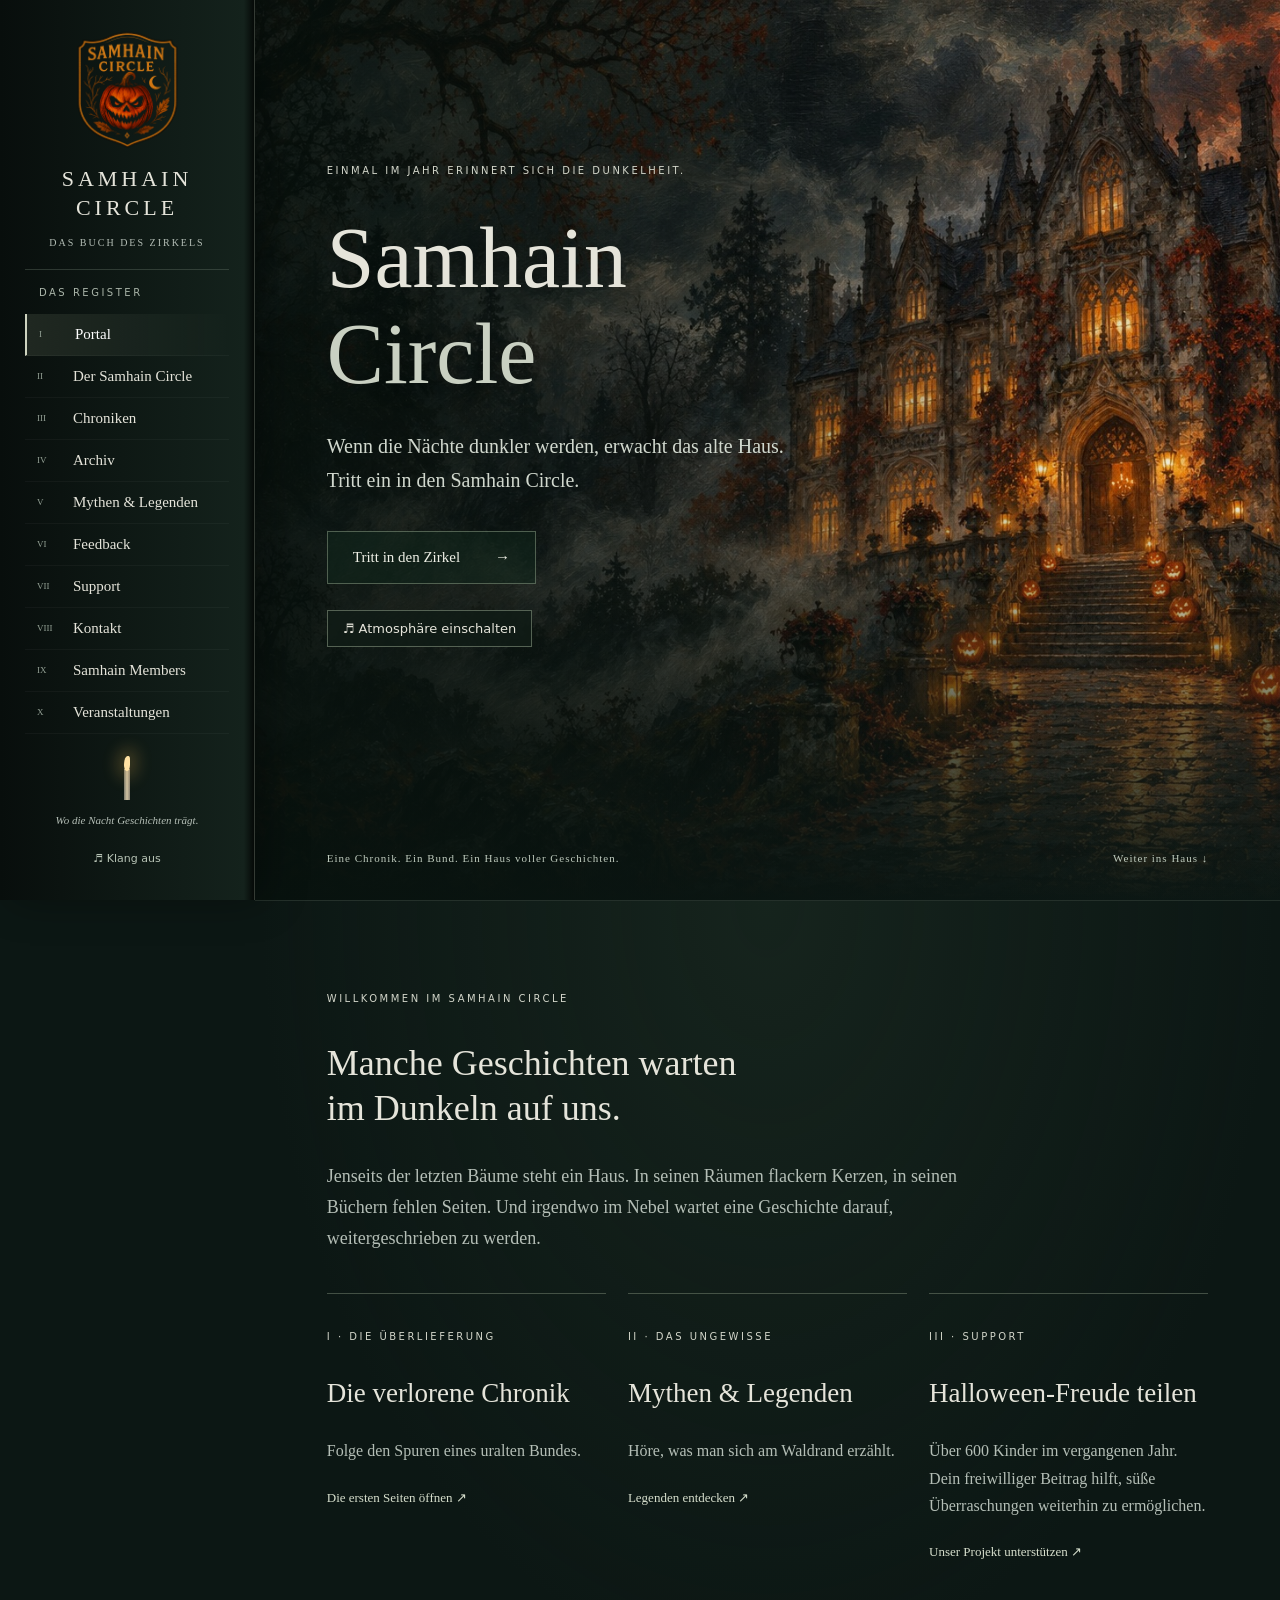
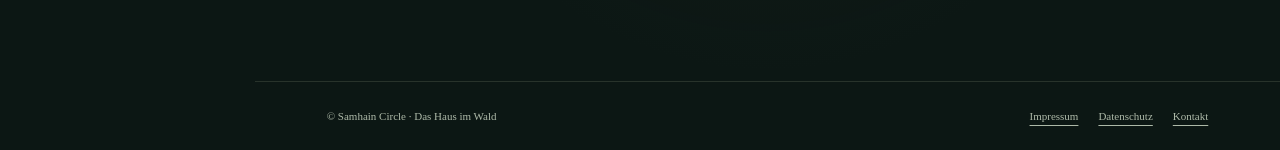
<file: index.html>
<!doctype html><html lang="de"><head><meta charset="utf-8"><meta name="viewport" content="width=device-width,initial-scale=1"><meta name="description" content="Samhain Circle – ein Herrenhaus im dunklen Wald. Entdecke den Zirkel, die verlorene Chronik und geheimnisvolle Legenden."><meta name="theme-color" content="#0c1714"><title>Portal · Samhain Circle</title><link rel="icon" href="./assets/favicon.svg" type="image/svg+xml"><link rel="stylesheet" href="./assets/style.css?v=20261012-static-home"><script src="./assets/config.js" defer></script><script src="./assets/app.js?v=20261012-atmosphere" defer></script><link rel="stylesheet" href="./assets/logo.css"><style id="historische-ueberschrift">
.hero h1{font-family:Luminari,"Palatino Linotype",Palatino,Georgia,serif;font-weight:400;letter-spacing:0;line-height:1.12;font-size:clamp(64px,6.7vw,104px)}
.hero h1 em{font-style:normal;font-weight:400}
@media(max-width:680px){.hero h1{font-size:clamp(54px,12vw,76px)}}
</style><style>nav a span{flex-shrink:0}nav a{line-height:1.4}</style></head><body class="static-home"><a class="skip" href="#inhalt">Zum Inhalt</a><aside class="register"><a class="brand" href="./index.html"><img class="brand-logo" src="./assets/samhain-logo.png" alt="" width="1024" height="1024"><strong>Samhain<br>Circle</strong><small>Das Buch des Zirkels</small></a><button class="menu-toggle" aria-expanded="false" aria-controls="register-nav">Buchregister <span>☰</span></button><nav id="register-nav" aria-label="Buchregister"><p class="eyebrow">Das Register</p><a href="./index.html" aria-current=page><span>I</span>Portal</a><a href="./zirkel/index.html" ><span>II</span>Der Samhain Circle</a><a href="./chroniken/index.html" ><span>III</span>Chroniken</a><a href="./archiv/index.html" ><span>IV</span>Archiv</a><a href="./mythen/index.html" ><span>V</span>Mythen & Legenden</a><a href="./feedback/index.html" ><span>VI</span>Feedback</a><a href="./vermaechtnis/index.html" ><span>VII</span>Support</a><a href="./kontakt/index.html" ><span>VIII</span>Kontakt</a><a href="https://members.samhaincircle.de/"><span>IX</span>Samhain Members</a><a href="./veranstaltungen/index.html"><span>X</span>Veranstaltungen</a></nav><div class="aside-bottom"><div class="candle" aria-hidden="true"><i></i></div><p>Wo die Nacht Geschichten trägt.</p><button class="sound" type="button" aria-pressed="false">♬ Klang aus</button></div></aside><main id="inhalt"><section class="hero"><div class="hero-copy"><span class="eyebrow">Einmal im Jahr erinnert sich die Dunkelheit.</span><h1>Samhain<br><em>Circle</em></h1><p>Wenn die Nächte dunkler werden, erwacht das alte Haus.<br>Tritt ein in den Samhain Circle.</p><a class="button" href="zirkel/index.html">Tritt in den Zirkel <span>→</span></a><div class="ambience-controls" aria-label="Atmosphäre"><button class="sound hero-sound" type="button" aria-pressed="false">♬ Atmosphäre einschalten</button></div></div><div class="hero-bottom"><span>Eine Chronik. Ein Bund. Ein Haus voller Geschichten.</span><a href="#entdecken">Weiter ins Haus ↓</a></div></section><section class="intro" id="entdecken"><span class="eyebrow">Willkommen im Samhain Circle</span><h2>Manche Geschichten warten<br>im Dunkeln auf uns.</h2><p>Jenseits der letzten Bäume steht ein Haus. In seinen Räumen flackern Kerzen, in seinen Büchern fehlen Seiten. Und irgendwo im Nebel wartet eine Geschichte darauf, weitergeschrieben zu werden.</p><div class="cards"><a href="chroniken/index.html"><span class="eyebrow">I · Die Überlieferung</span><h3>Die verlorene Chronik</h3><p>Folge den Spuren eines uralten Bundes.</p><span>Die ersten Seiten öffnen ↗</span></a><a href="mythen/index.html"><span class="eyebrow">II · Das Ungewisse</span><h3>Mythen &amp; Legenden</h3><p>Höre, was man sich am Waldrand erzählt.</p><span>Legenden entdecken ↗</span></a><a href="vermaechtnis/index.html"><span class="eyebrow">III · Support</span><h3>Halloween-Freude teilen</h3><p>Über 600 Kinder im vergangenen Jahr. Dein freiwilliger Beitrag hilft, süße Überraschungen weiterhin zu ermöglichen.</p><span>Unser Projekt unterstützen ↗</span></a></div></section><footer><span>© Samhain Circle · Das Haus im Wald</span><div><a href="./impressum/index.html">Impressum</a><a href="./datenschutz/index.html">Datenschutz</a><a href="./kontakt/index.html">Kontakt</a></div></footer></main><!-- Cloudflare Web Analytics --><script type='module' src='https://static.cloudflareinsights.com/beacon.min.js' data-cf-beacon='{"token": "3b472250a3e3463ea10ab8ddbc020c84"}'></script><!-- End Cloudflare Web Analytics --></body></html>
</file>
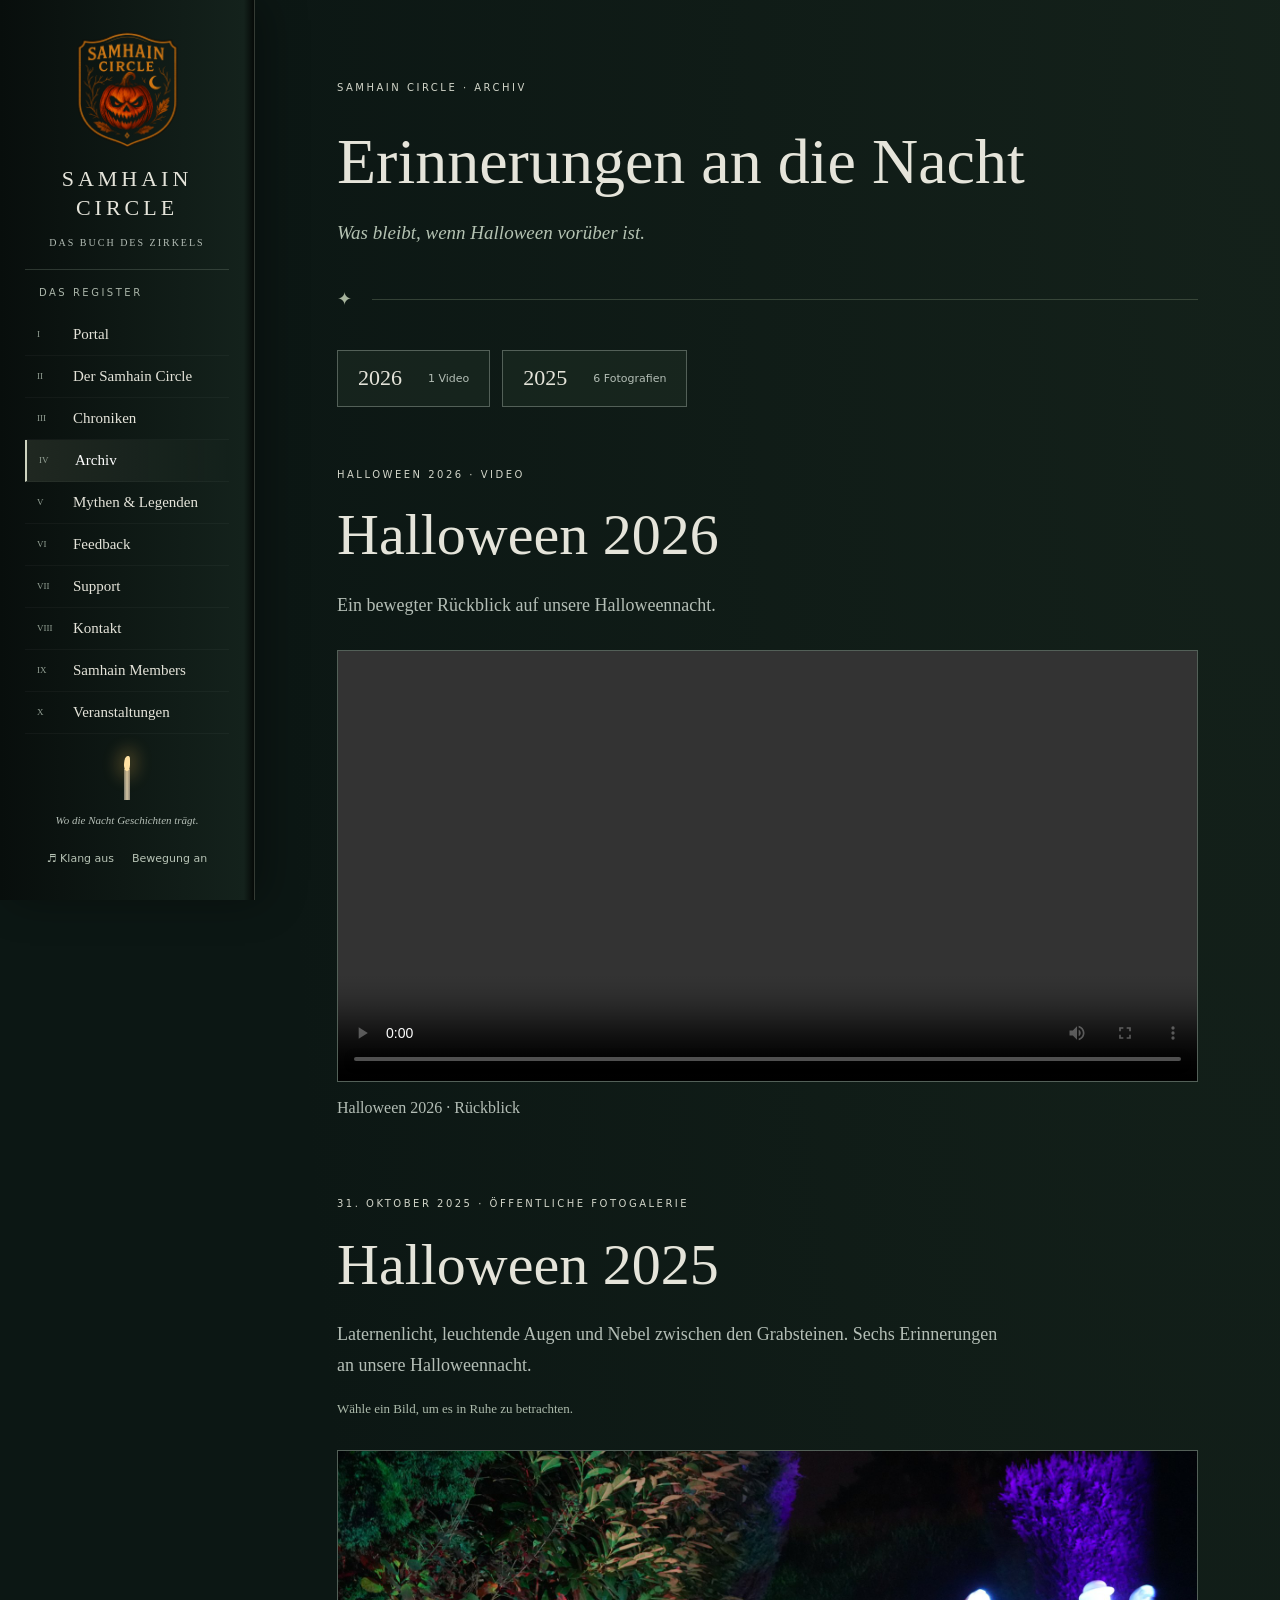
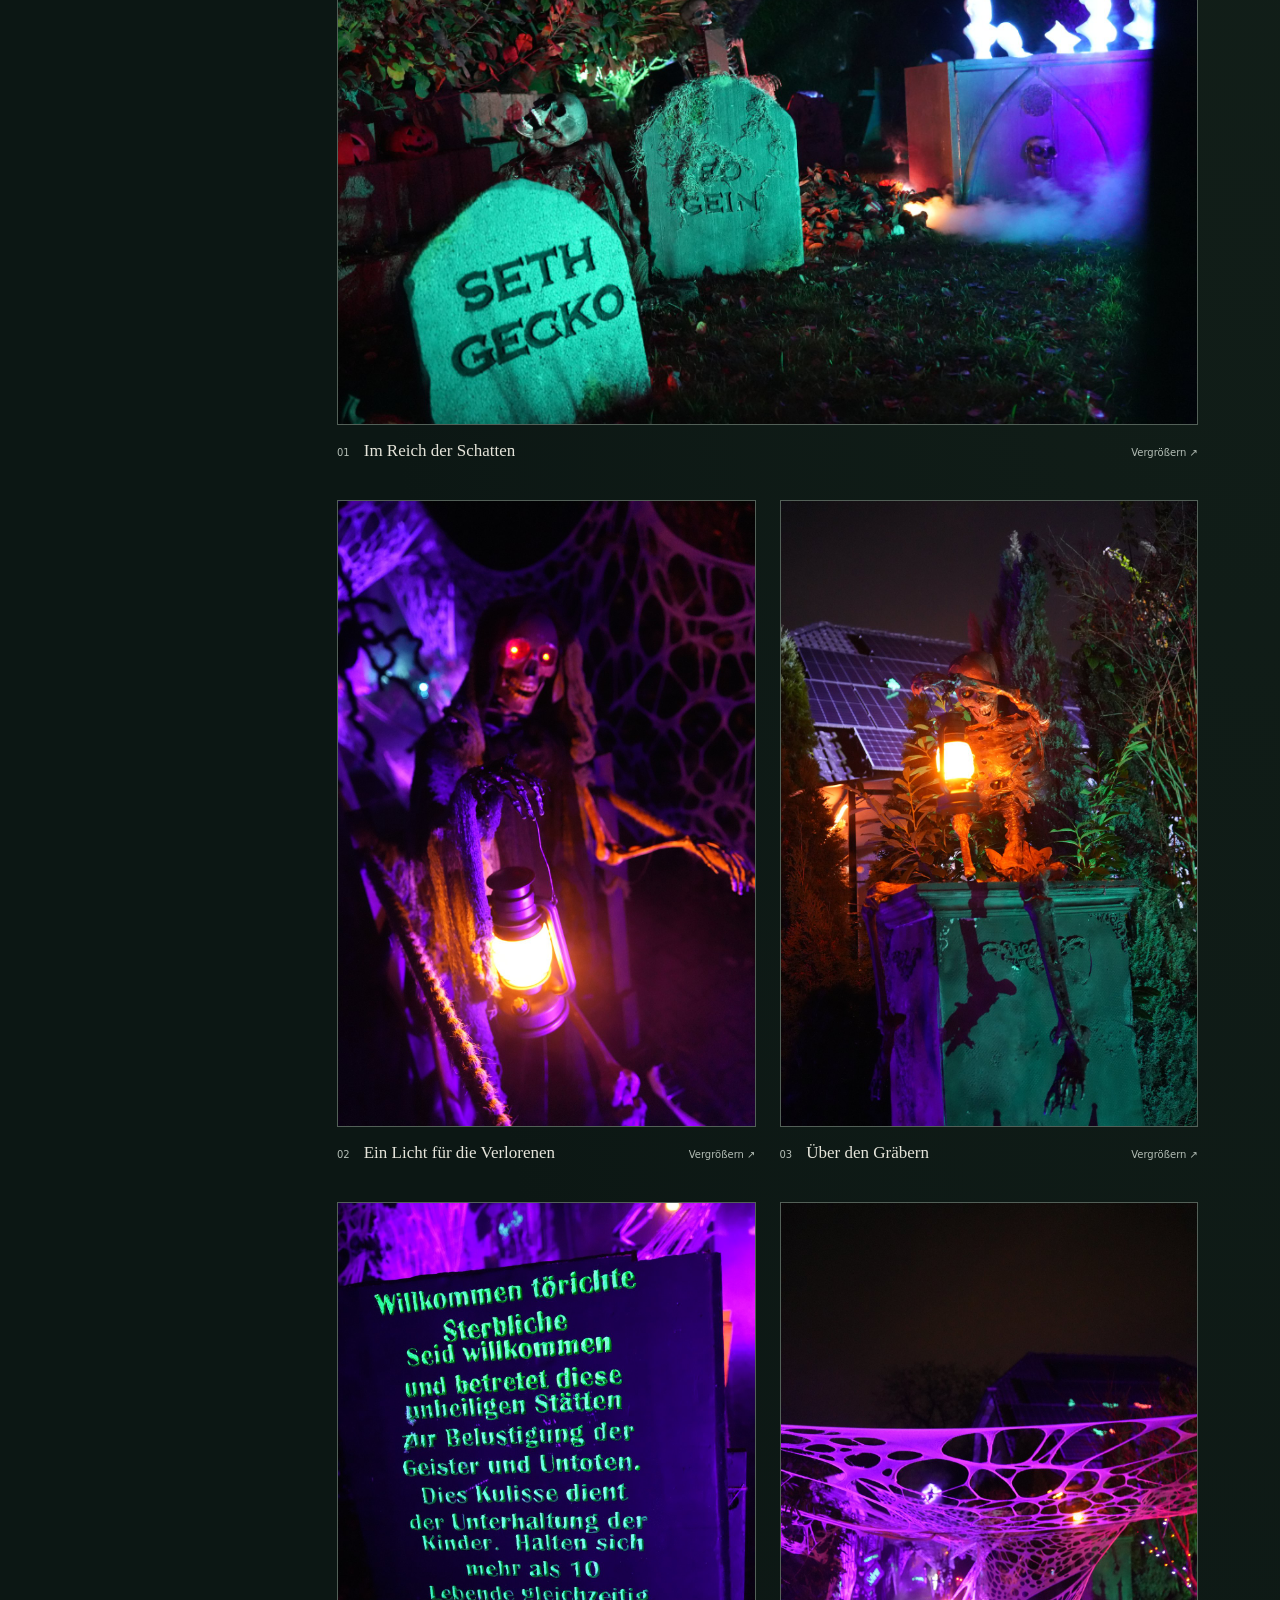
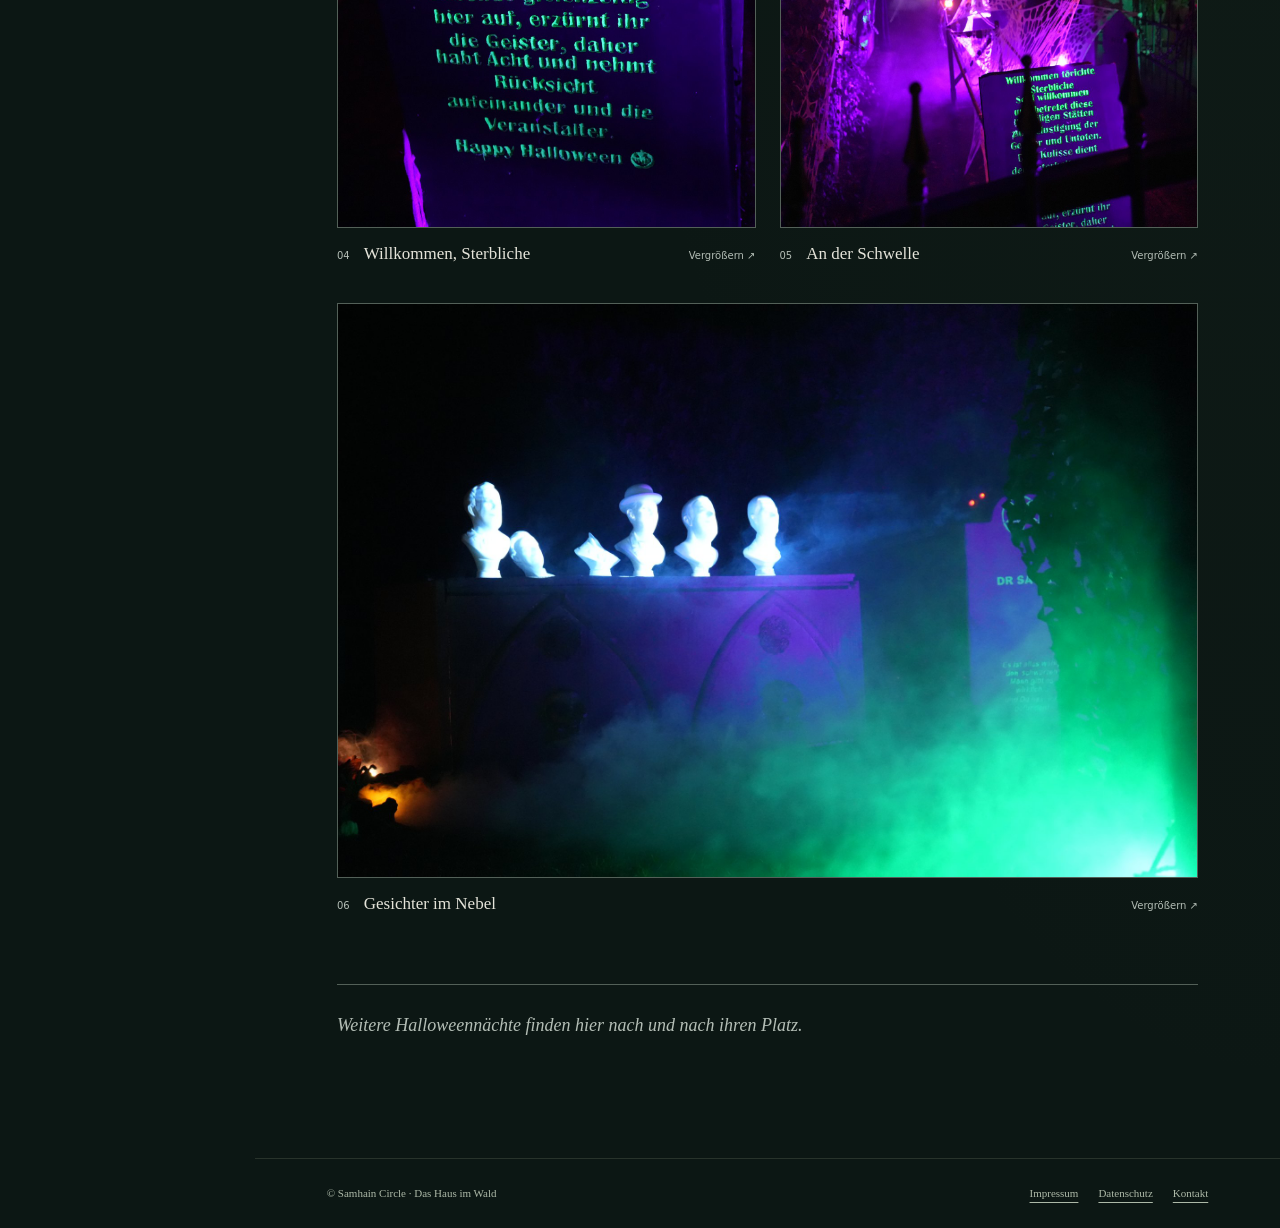
<file: archiv/index.html>
<!doctype html><html lang="de"><head><meta charset="utf-8"><meta name="viewport" content="width=device-width,initial-scale=1"><meta name="description" content="Fotografien und Videos unserer Halloweennächte. Entdecke Halloween 2026 und 2025 im Archiv des Samhain Circle."><meta name="theme-color" content="#0c1714"><title>Archiv · Samhain Circle</title><link rel="icon" href="../assets/favicon.svg" type="image/svg+xml"><link rel="stylesheet" href="../assets/style.css"><script src="../assets/config.js" defer></script><script src="../assets/app.js" defer></script><link rel="stylesheet" href="../assets/logo.css"><style>nav a span{flex-shrink:0}nav a{line-height:1.4}</style><style>.archive-page{max-width:1400px}.archive-years{display:flex;flex-wrap:wrap;gap:12px;border:0;padding:0;margin:0 0 50px}.archive-years a{font-size:22px;border:1px solid var(--line);padding:12px 20px;gap:26px;background:#24362a66}.archive-years a span{font:11px system-ui;width:auto;color:var(--muted)}.album-heading{max-width:680px;margin-bottom:30px}.album-heading h2{font-size:clamp(36px,5vw,58px);margin:12px 0 18px}.album-heading p{color:var(--muted)}.archive-grid{display:grid;grid-template-columns:repeat(2,minmax(0,1fr));gap:34px 24px}.archive-photo{margin:0;min-width:0}.archive-photo.wide{grid-column:1/-1}.photo-open{display:block;line-height:0;border:1px solid #536058;overflow:hidden;background:#080e0c}.photo-open img{display:block;width:100%;height:auto;transition:filter .2s}.photo-open:hover img{filter:brightness(1.12)}.archive-photo figcaption{display:flex;align-items:baseline;gap:14px;font-size:17px;margin-top:12px}.archive-photo figcaption span{font:10px system-ui;color:var(--muted)}.archive-photo figcaption small{margin-left:auto;font:10px system-ui;color:var(--muted)}.archive-ending{margin-top:65px;padding-top:25px;border-top:1px solid var(--line);color:var(--muted);font-style:italic}.photo-dialog{width:calc(100% - 32px);max-width:1500px;max-height:95svh;padding:18px;border:1px solid var(--line);background:#0c1714;color:var(--ink)}.photo-dialog::backdrop{background:#000e}.photo-toolbar{display:flex;align-items:center;justify-content:space-between;gap:16px}.photo-toolbar p{margin:0;font-size:16px}.photo-dialog button{border:1px solid var(--line);background:#203528;color:var(--ink);padding:8px 14px}.photo-view{display:flex;align-items:center;justify-content:space-between;gap:12px;margin-top:15px}.photo-view img{display:block;min-width:0;max-width:calc(100% - 110px);max-height:74svh;object-fit:contain}.photo-prev,.photo-next{font-size:30px;flex-shrink:0}.photo-hint{font:11px system-ui;text-align:center;color:var(--muted);margin-bottom:0}body.photo-opened{overflow:hidden}@media(max-width:680px){.archive-grid{grid-template-columns:1fr;gap:28px}.archive-years{margin-bottom:35px}.archive-photo figcaption{font-size:15px;gap:10px}.photo-dialog{width:calc(100% - 16px);padding:12px}.photo-toolbar p{font-size:13px}.photo-close{font-size:12px}.photo-view{gap:5px}.photo-view img{max-width:calc(100% - 70px)}.photo-prev,.photo-next{padding:5px 8px!important;font-size:24px}}.archive-video{margin:0 0 65px}.archive-video video{display:block;width:100%;height:auto;max-height:75svh;background:#080e0c;border:1px solid var(--line)}.archive-video figcaption{color:var(--muted);font-size:16px;margin-top:12px}</style></head><body><a class="skip" href="#inhalt">Zum Inhalt</a><aside class="register"><a class="brand" href="../index.html"><img class="brand-logo" src="../assets/samhain-logo.png" alt="" width="1024" height="1024"><strong>Samhain<br>Circle</strong><small>Das Buch des Zirkels</small></a><button class="menu-toggle" aria-expanded="false" aria-controls="register-nav">Buchregister <span>☰</span></button><nav id="register-nav" aria-label="Buchregister"><p class="eyebrow">Das Register</p><a href="../index.html" ><span>I</span>Portal</a><a href="../zirkel/index.html" ><span>II</span>Der Samhain Circle</a><a href="../chroniken/index.html" ><span>III</span>Chroniken</a><a href="../archiv/index.html" aria-current=page><span>IV</span>Archiv</a><a href="../mythen/index.html" ><span>V</span>Mythen & Legenden</a><a href="../feedback/index.html" ><span>VI</span>Feedback</a><a href="../vermaechtnis/index.html" ><span>VII</span>Support</a><a href="../kontakt/index.html" ><span>VIII</span>Kontakt</a><a href="https://members.samhaincircle.de/"><span>IX</span>Samhain Members</a><a href="../veranstaltungen/index.html"><span>X</span>Veranstaltungen</a></nav><div class="aside-bottom"><div class="candle" aria-hidden="true"><i></i></div><p>Wo die Nacht Geschichten trägt.</p><button class="sound" type="button" aria-pressed="false">♬ Klang aus</button><button class="motion" type="button" aria-pressed="false">Bewegung an</button></div></aside><main id="inhalt"><section class="page archive-page" id="fragment"><span class="eyebrow">Samhain Circle · Archiv</span><h1>Erinnerungen an die Nacht</h1><p class="subtitle">Was bleibt, wenn Halloween vorüber ist.</p><div class="rule">✦</div><nav class="archive-years" aria-label="Jahrgänge"><a href="#halloween-2026">2026 <span>1 Video</span></a><a href="#halloween-2025">2025 <span>6 Fotografien</span></a></nav><section class="archive-album" id="halloween-2026" aria-labelledby="album-title-2026"><header class="album-heading"><span class="eyebrow">Halloween 2026 · Video</span><h2 id="album-title-2026">Halloween 2026</h2><p>Ein bewegter Rückblick auf unsere Halloweennacht.</p></header><figure class="archive-video"><video controls playsinline preload="metadata" width="576" height="1024" aria-label="Rückblick auf Halloween 2026"><source src="../assets/halloween-2026.mp4?v=20261119-intro-musik" type="video/mp4">Dein Browser unterstützt die Videowiedergabe nicht. <a href="../assets/halloween-2026.mp4?v=20261119-intro-musik">Video öffnen</a>.</video><figcaption>Halloween 2026 · Rückblick</figcaption></figure></section><section class="archive-album" id="halloween-2025" aria-labelledby="album-title"><header class="album-heading"><span class="eyebrow">31. Oktober 2025 · Öffentliche Fotogalerie</span><h2 id="album-title">Halloween 2025</h2><p>Laternenlicht, leuchtende Augen und Nebel zwischen den Grabsteinen. Sechs Erinnerungen an unsere Halloweennacht.</p><p class="note">Wähle ein Bild, um es in Ruhe zu betrachten.</p></header><div class="archive-grid"><figure class="archive-photo wide"><a class="photo-open" href="../assets/halloween-2025-friedhof.jpg" data-caption="Im Reich der Schatten" aria-label="Im Reich der Schatten – Bild vergrößern"><img src="../assets/halloween-2025-friedhof.jpg" alt="Grabsteine, Skelette und leuchtende Büsten im nächtlichen Garten" width="1920" height="1280" loading="eager" decoding="async"></a><figcaption><span>01</span>Im Reich der Schatten<small>Vergrößern ↗</small></figcaption></figure><figure class="archive-photo portrait"><a class="photo-open" href="../assets/halloween-2025-laternenwaechter.jpg" data-caption="Ein Licht für die Verlorenen" aria-label="Ein Licht für die Verlorenen – Bild vergrößern"><img src="../assets/halloween-2025-laternenwaechter.jpg" alt="Skelett mit rot leuchtenden Augen und einer Laterne zwischen Spinnweben" width="1280" height="1920" loading="lazy" decoding="async"></a><figcaption><span>02</span>Ein Licht für die Verlorenen<small>Vergrößern ↗</small></figcaption></figure><figure class="archive-photo portrait"><a class="photo-open" href="../assets/halloween-2025-skelett.jpg" data-caption="Über den Gräbern" aria-label="Über den Gräbern – Bild vergrößern"><img src="../assets/halloween-2025-skelett.jpg" alt="Skelett mit Hut und Laterne auf einem Sockel im Garten" width="1280" height="1920" loading="lazy" decoding="async"></a><figcaption><span>03</span>Über den Gräbern<small>Vergrößern ↗</small></figcaption></figure><figure class="archive-photo portrait"><a class="photo-open" href="../assets/halloween-2025-willkommen.jpg" data-caption="Willkommen, Sterbliche" aria-label="Willkommen, Sterbliche – Bild vergrößern"><img src="../assets/halloween-2025-willkommen.jpg" alt="Grün beleuchtetes Halloween-Willkommensschild vor violetten Spinnweben" width="1280" height="1920" loading="lazy" decoding="async"></a><figcaption><span>04</span>Willkommen, Sterbliche<small>Vergrößern ↗</small></figcaption></figure><figure class="archive-photo portrait"><a class="photo-open" href="../assets/halloween-2025-spinnweben.jpg" data-caption="An der Schwelle" aria-label="An der Schwelle – Bild vergrößern"><img src="../assets/halloween-2025-spinnweben.jpg" alt="Violett beleuchtete Spinnweben und Nebel am Eingang der Halloween-Kulisse" width="1280" height="1920" loading="lazy" decoding="async"></a><figcaption><span>05</span>An der Schwelle<small>Vergrößern ↗</small></figcaption></figure><figure class="archive-photo wide"><a class="photo-open" href="../assets/halloween-2025-buesten.jpg" data-caption="Gesichter im Nebel" aria-label="Gesichter im Nebel – Bild vergrößern"><img src="../assets/halloween-2025-buesten.jpg" alt="Weiß leuchtende Büsten über einer nebligen Halloween-Kulisse" width="1920" height="1280" loading="lazy" decoding="async"></a><figcaption><span>06</span>Gesichter im Nebel<small>Vergrößern ↗</small></figcaption></figure></div></section><p class="archive-ending">Weitere Halloweennächte finden hier nach und nach ihren Platz.</p></section><dialog class="photo-dialog" aria-label="Vergrößerte Fotografie"><div class="photo-toolbar"><p id="photo-caption" aria-live="polite"></p><button type="button" class="photo-close" aria-label="Bildansicht schließen">Schließen ×</button></div><div class="photo-view"><button type="button" class="photo-prev" aria-label="Vorheriges Bild">‹</button><img id="photo-large" alt=""><button type="button" class="photo-next" aria-label="Nächstes Bild">›</button></div><p class="photo-hint">← → Bilder wechseln · Esc schließen</p></dialog><footer><span>© Samhain Circle · Das Haus im Wald</span><div><a href="../impressum/index.html">Impressum</a><a href="../datenschutz/index.html">Datenschutz</a><a href="../kontakt/index.html">Kontakt</a></div></footer></main><!-- Cloudflare Web Analytics --><script type='module' src='https://static.cloudflareinsights.com/beacon.min.js' data-cf-beacon='{"token": "3b472250a3e3463ea10ab8ddbc020c84"}'></script><!-- End Cloudflare Web Analytics --><script>(()=>{const links=[...document.querySelectorAll('.photo-open')],dialog=document.querySelector('.photo-dialog'),image=document.querySelector('#photo-large'),caption=document.querySelector('#photo-caption');if(!dialog.showModal)return;let current=0;function show(index){current=(index+links.length)%links.length;const a=links[current];image.src=a.href;image.alt=a.querySelector('img').alt;caption.textContent=a.dataset.caption+' · '+(current+1)+' / '+links.length;}links.forEach((a,i)=>a.addEventListener('click',e=>{e.preventDefault();show(i);dialog.showModal();document.body.classList.add('photo-opened');}));document.querySelector('.photo-close').addEventListener('click',()=>dialog.close());document.querySelector('.photo-prev').addEventListener('click',()=>show(current-1));document.querySelector('.photo-next').addEventListener('click',()=>show(current+1));dialog.addEventListener('keydown',e=>{if(e.key==='ArrowLeft'){e.preventDefault();show(current-1);}if(e.key==='ArrowRight'){e.preventDefault();show(current+1);}});dialog.addEventListener('click',e=>{if(e.target===dialog)dialog.close();});dialog.addEventListener('close',()=>{document.body.classList.remove('photo-opened');links[current].focus();});})();</script></body></html>
</file>
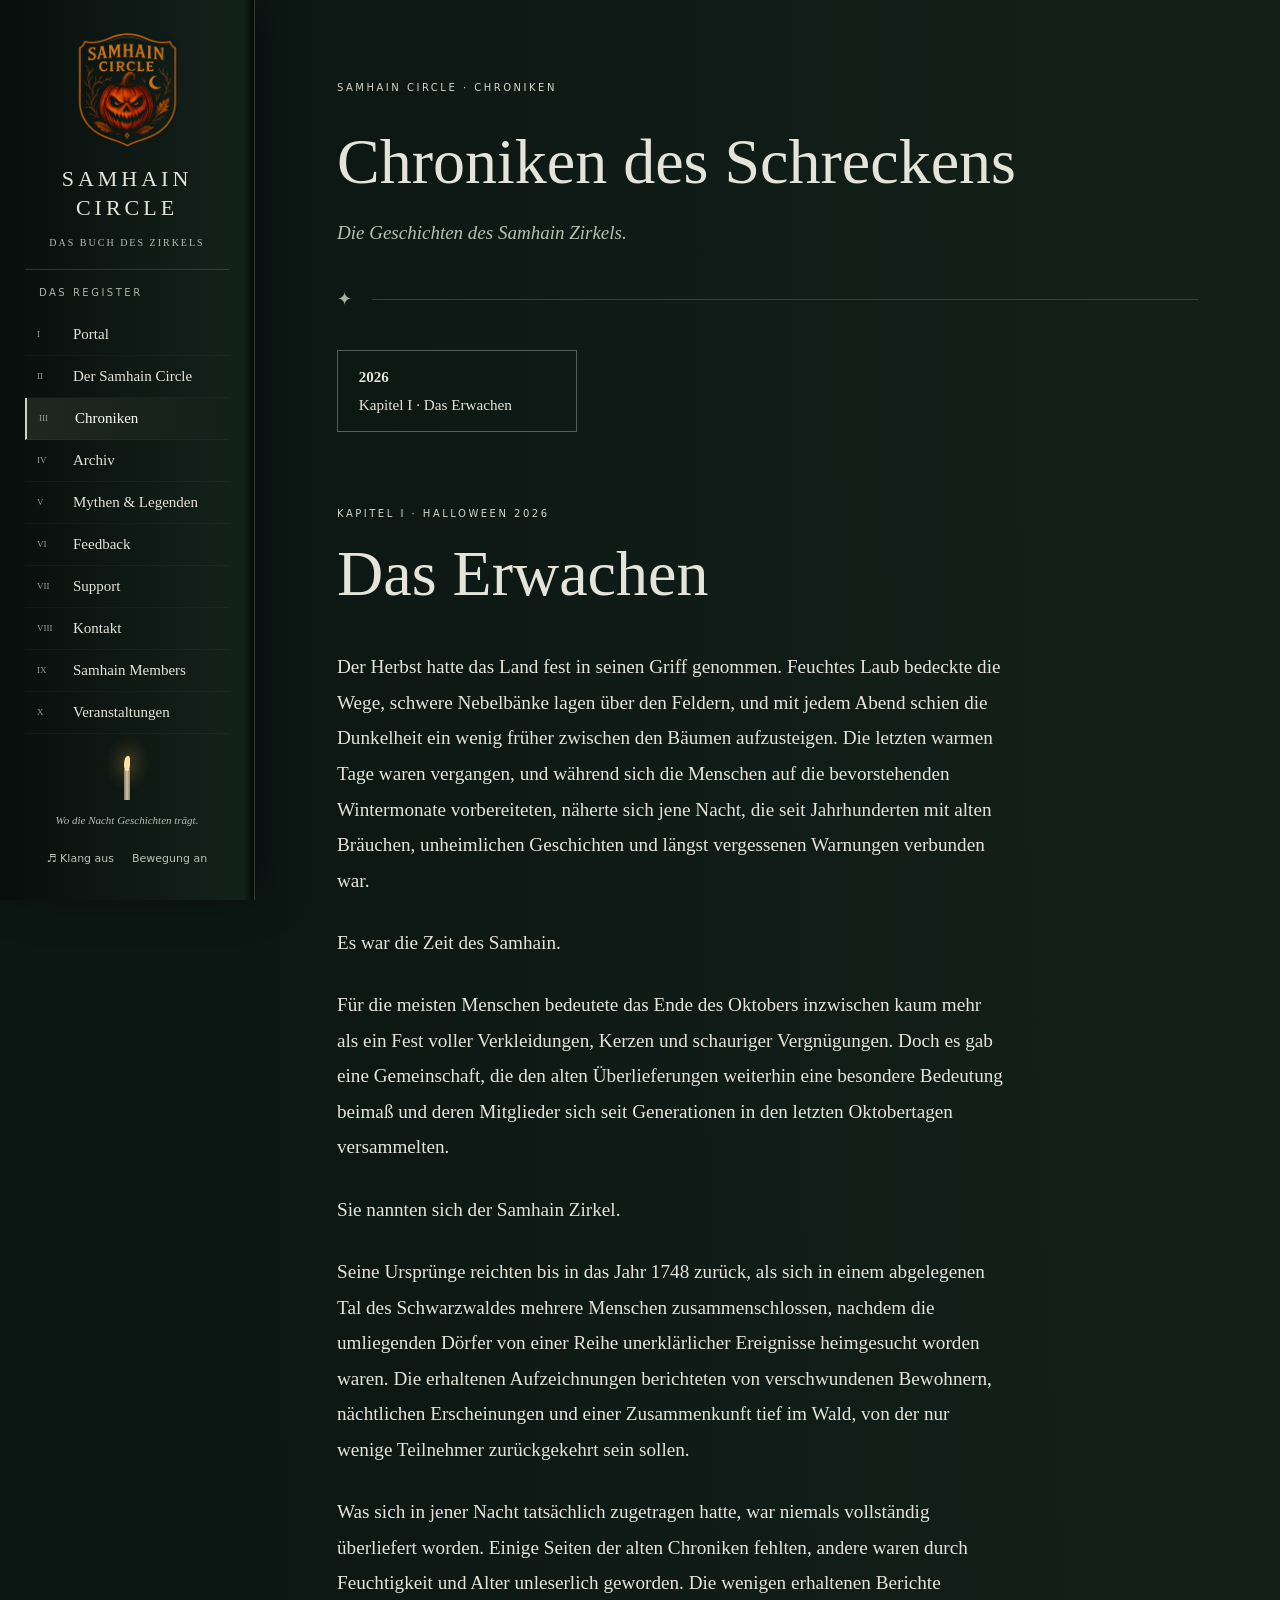
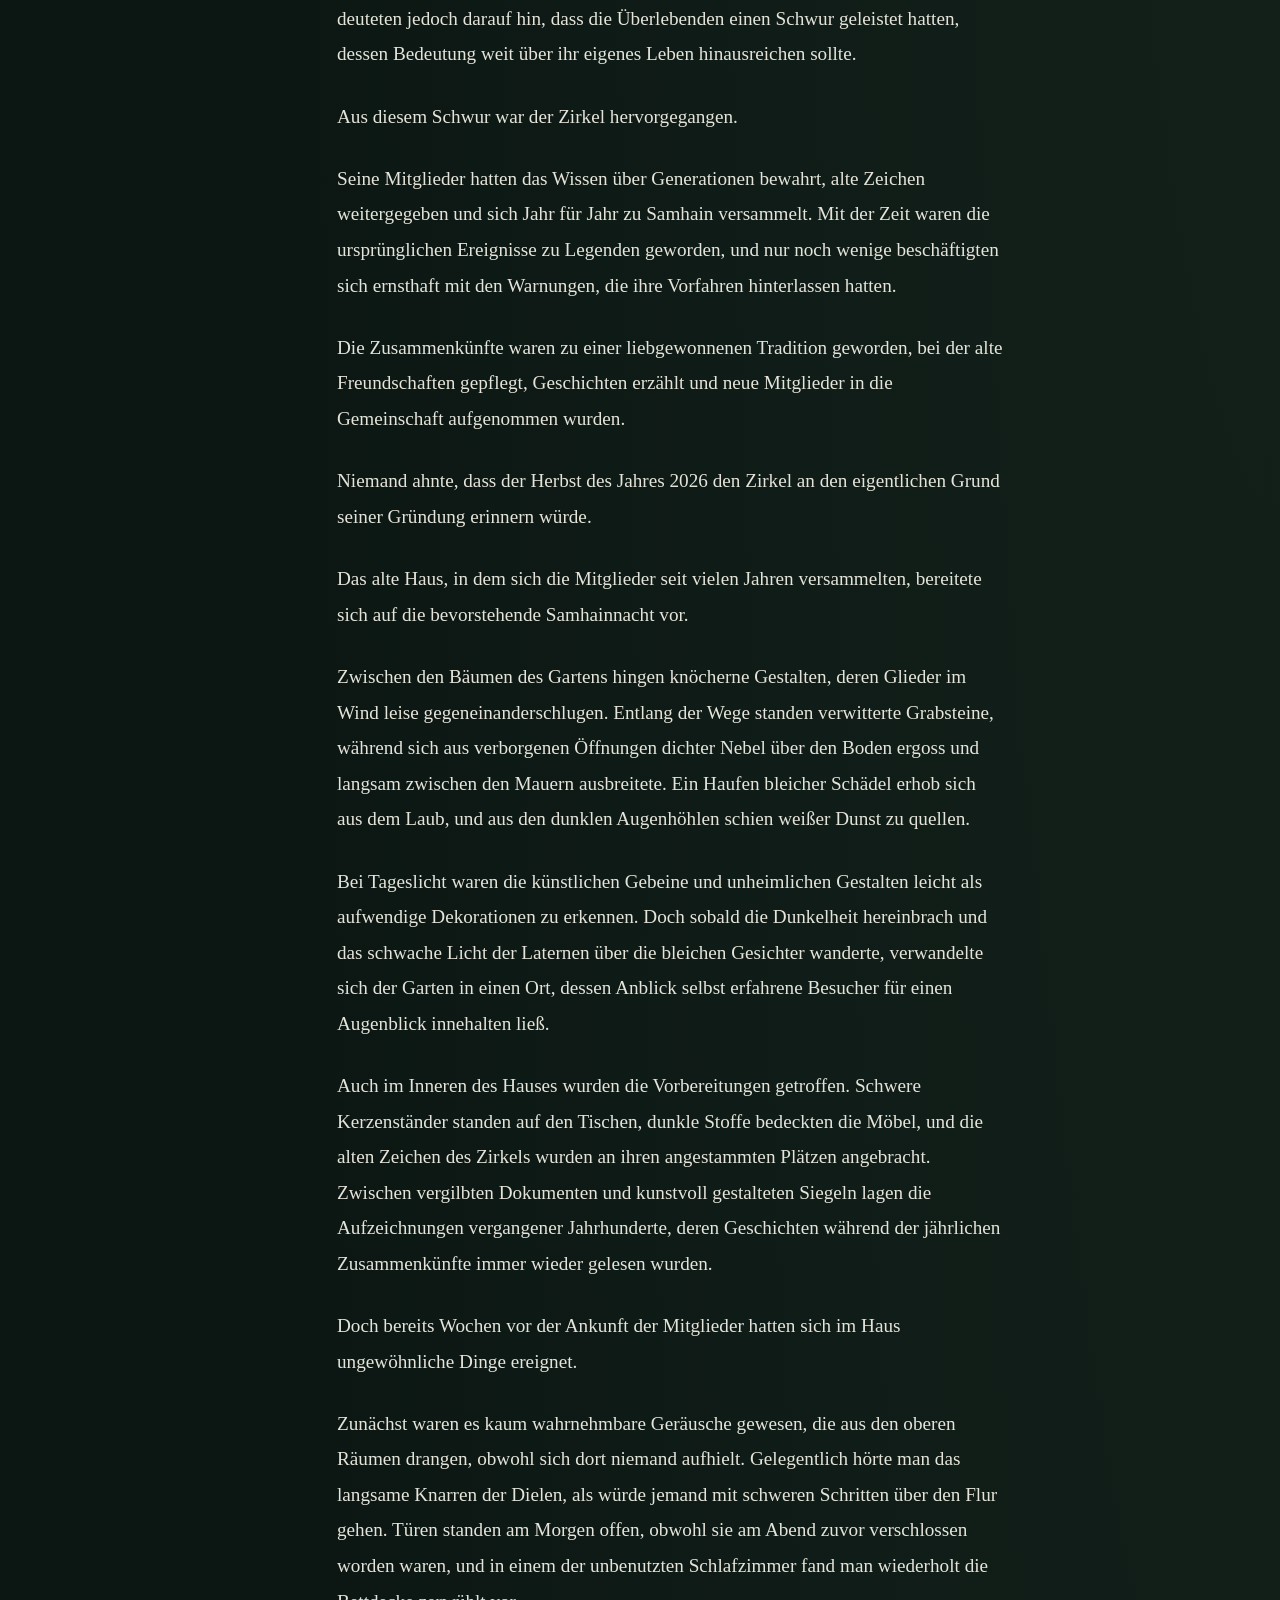
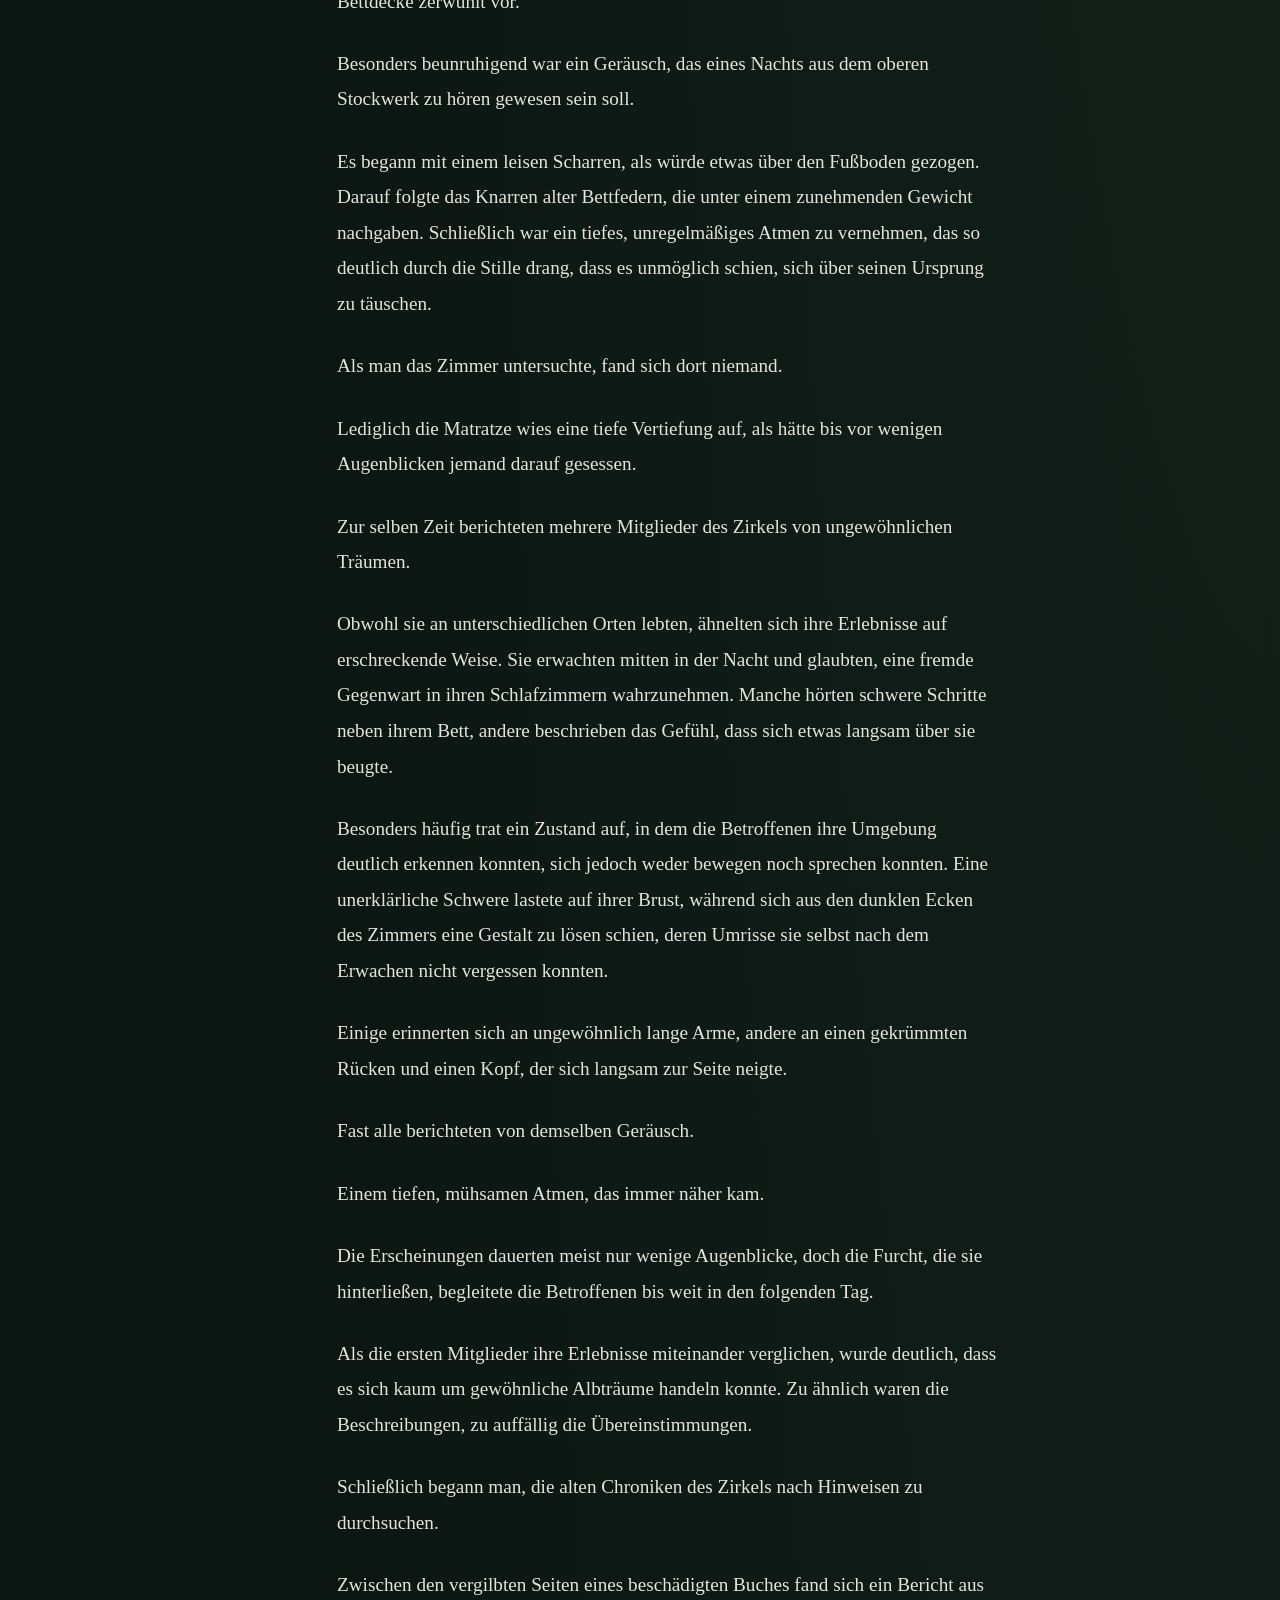
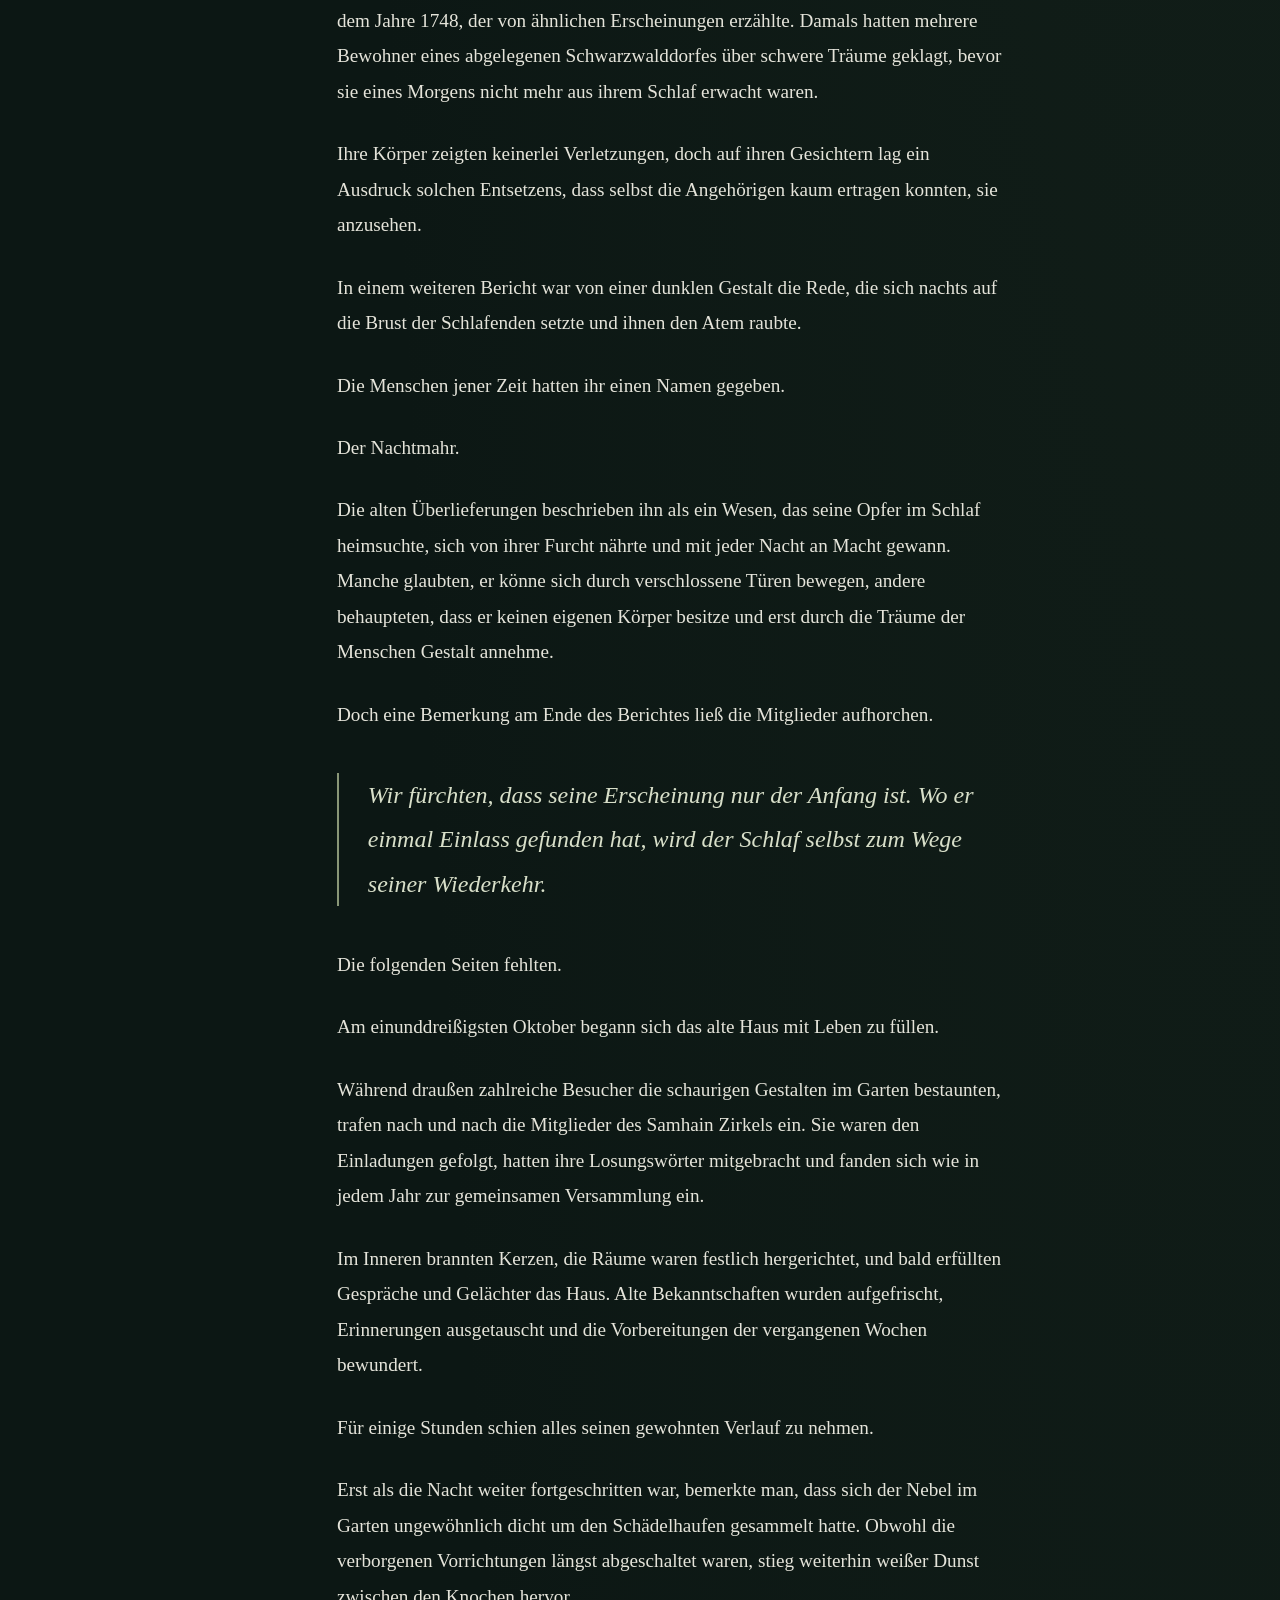
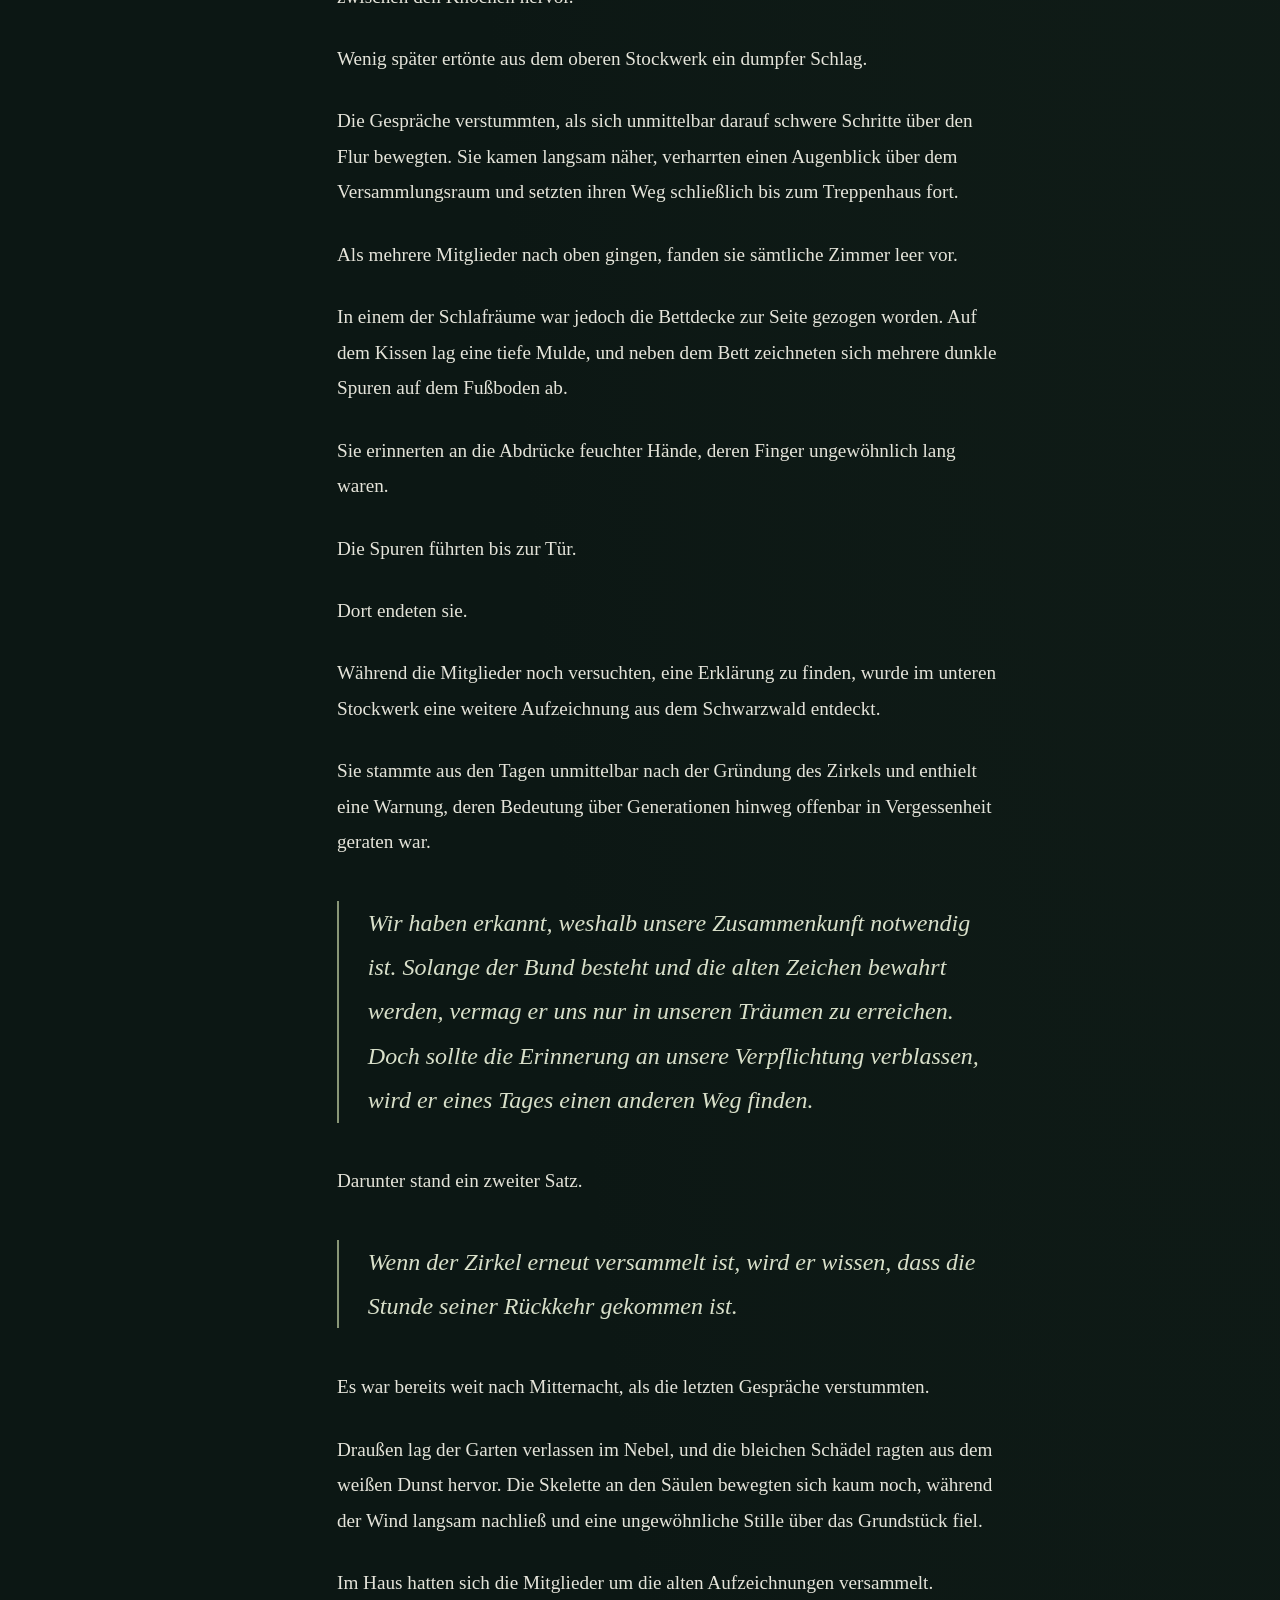
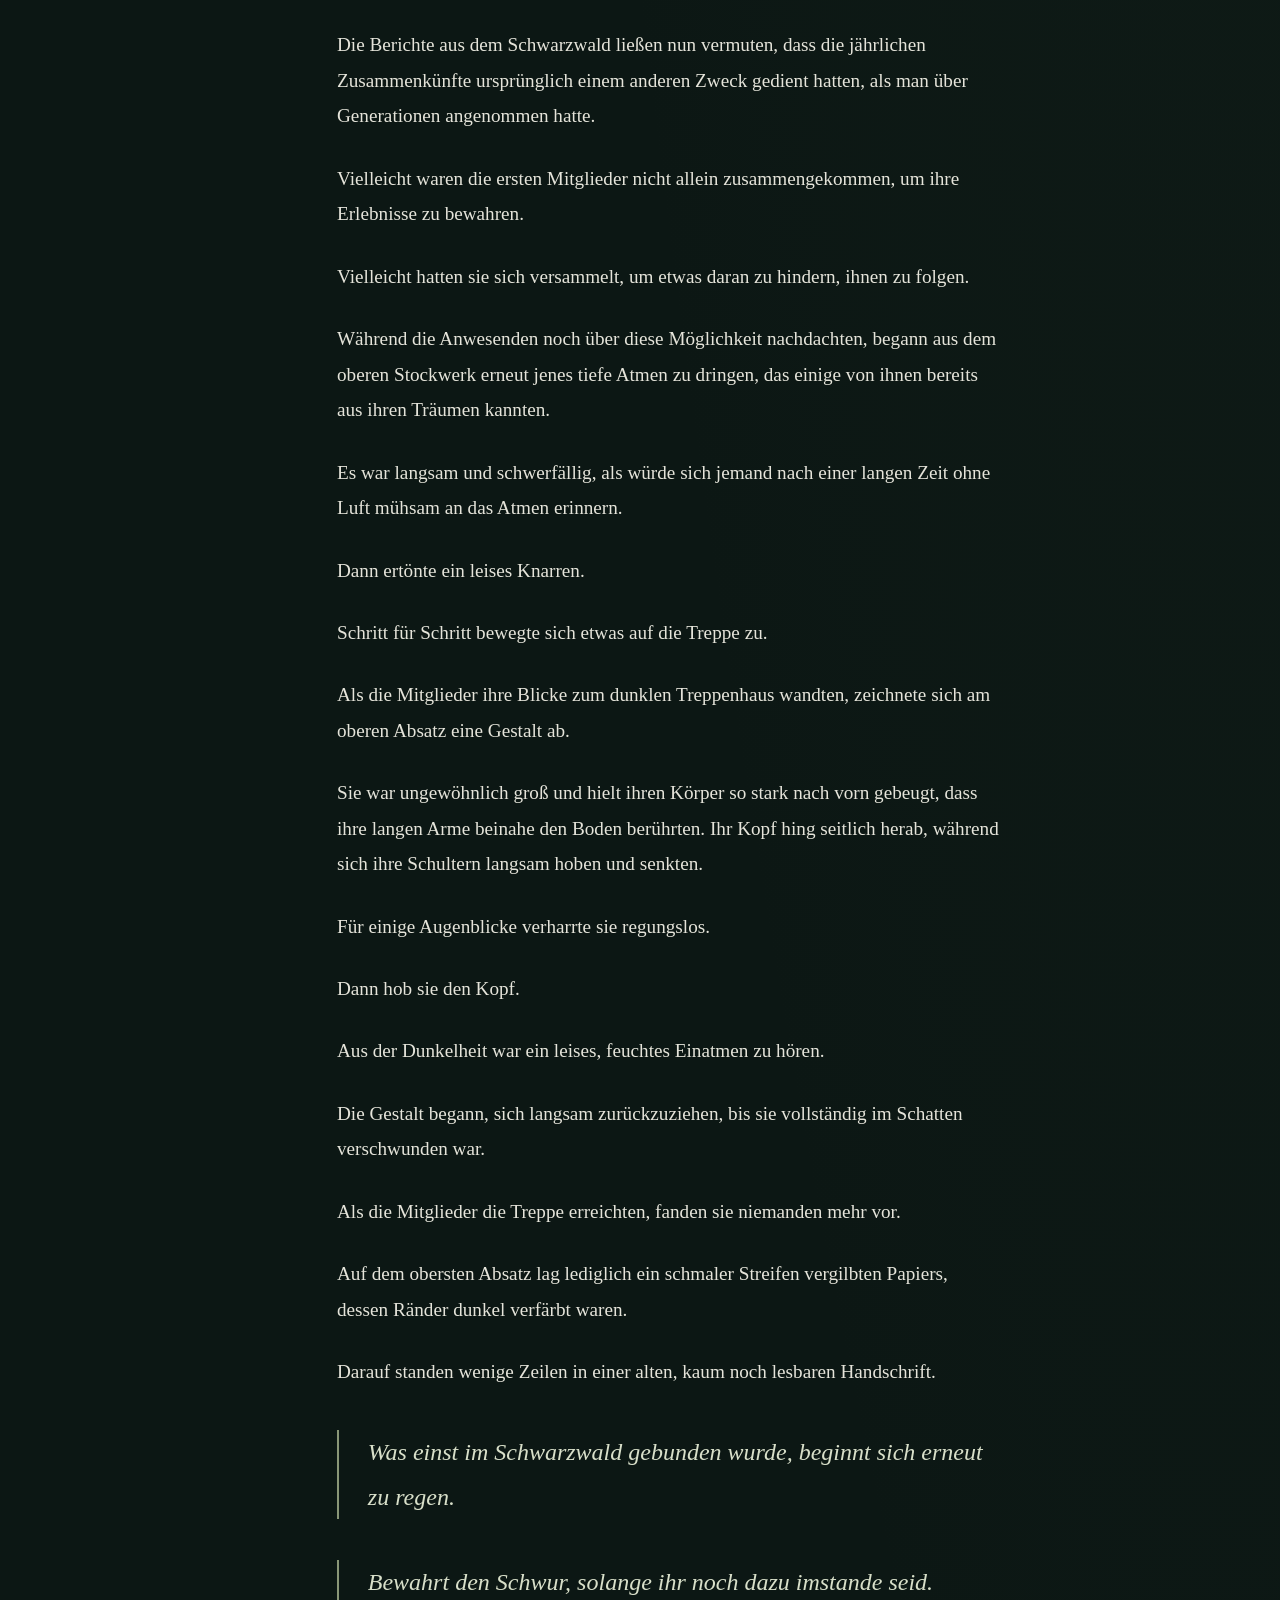
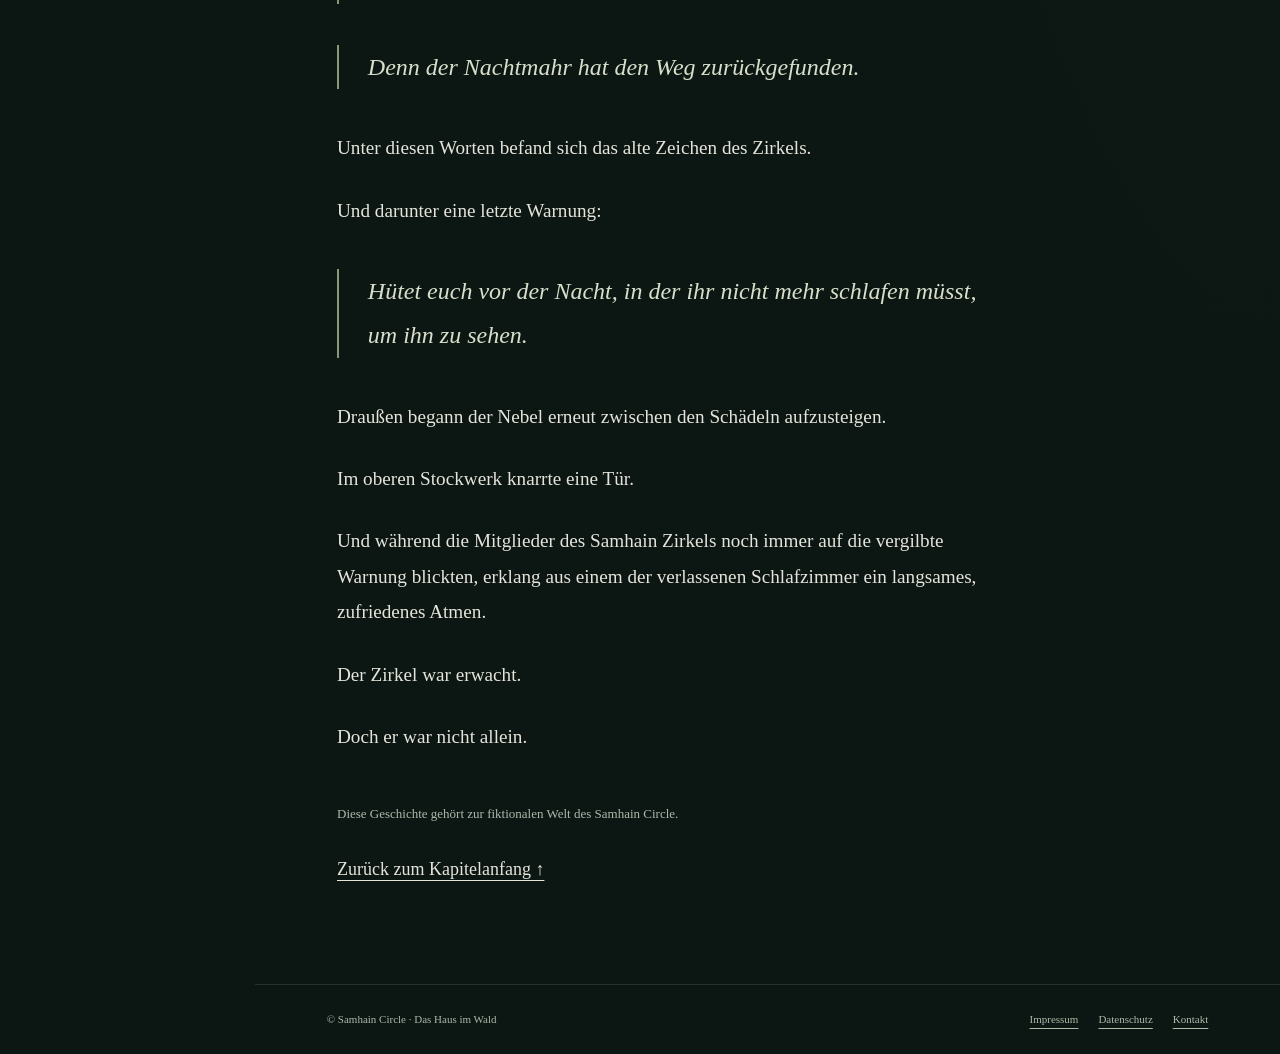
<file: chroniken/index.html>
<!doctype html><html lang="de"><head><meta charset="utf-8"><meta name="viewport" content="width=device-width,initial-scale=1"><meta name="description" content="Kapitel I der Chroniken des Schreckens: Das Erwachen. Im Herbst 2026 erinnert der Nachtmahr den Samhain Zirkel an seinen alten Schwur."><meta name="theme-color" content="#0c1714"><title>Das Erwachen · Chroniken · Samhain Circle</title><link rel="icon" href="../assets/favicon.svg" type="image/svg+xml"><link rel="stylesheet" href="../assets/style.css"><script src="../assets/config.js" defer></script><script src="../assets/app.js" defer></script><link rel="stylesheet" href="../assets/logo.css"><style>nav a span{flex-shrink:0}nav a{line-height:1.4}.chapter-years{display:flex;margin:2rem 0 4rem;gap:1rem}.chapter-years a{display:flex;flex-direction:column;gap:.4rem;padding:1rem 1.3rem;border:1px solid var(--line, #53604b);width:auto}.chapter-years a span{font-size:.95rem;width:auto;color:inherit}.chapter-years a{align-items:flex-start;min-width:240px;max-width:100%}.chapter-years{border:0;padding:0}.chapter{max-width:74ch;scroll-margin-top:6rem}.chapter header{margin-bottom:2.4rem}.chapter h2{font-size:clamp(2.3rem,5vw,4rem);line-height:1.15;margin:.65rem 0}.chapter-text{font-size:clamp(1.1rem,1.5vw,1.25rem);line-height:1.85}.chapter-text p{margin:0 0 1.4em}.chapter-text blockquote{margin:1.7em 0;padding:0 0 0 1.2em;border-left:2px solid #899677;font-style:italic;color:#d8dfc9}.chapter-note{margin-top:3rem;max-width:74ch}.chapter-top{display:inline-block;margin-top:1rem}@media(max-width:680px){.chapter-years{margin:1.5rem 0 3rem}.chapter-text{line-height:1.75}.chapter-text blockquote{padding-left:.9em}}</style></head><body><a class="skip" href="#inhalt">Zum Inhalt</a><aside class="register"><a class="brand" href="../index.html"><img class="brand-logo" src="../assets/samhain-logo.png" alt="" width="1024" height="1024"><strong>Samhain<br>Circle</strong><small>Das Buch des Zirkels</small></a><button class="menu-toggle" aria-expanded="false" aria-controls="register-nav">Buchregister <span>☰</span></button><nav id="register-nav" aria-label="Buchregister"><p class="eyebrow">Das Register</p><a href="../index.html" ><span>I</span>Portal</a><a href="../zirkel/index.html" ><span>II</span>Der Samhain Circle</a><a href="../chroniken/index.html" aria-current=page><span>III</span>Chroniken</a><a href="../archiv/index.html" ><span>IV</span>Archiv</a><a href="../mythen/index.html" ><span>V</span>Mythen & Legenden</a><a href="../feedback/index.html" ><span>VI</span>Feedback</a><a href="../vermaechtnis/index.html" ><span>VII</span>Support</a><a href="../kontakt/index.html" ><span>VIII</span>Kontakt</a><a href="https://members.samhaincircle.de/"><span>IX</span>Samhain Members</a><a href="../veranstaltungen/index.html"><span>X</span>Veranstaltungen</a></nav><div class="aside-bottom"><div class="candle" aria-hidden="true"><i></i></div><p>Wo die Nacht Geschichten trägt.</p><button class="sound" type="button" aria-pressed="false">♬ Klang aus</button><button class="motion" type="button" aria-pressed="false">Bewegung an</button></div></aside><main id="inhalt"><section class="page" id="fragment"><span class="eyebrow">Samhain Circle · Chroniken</span><h1>Chroniken des Schreckens</h1><p class="subtitle">Die Geschichten des Samhain Zirkels.</p><div class="rule">✦</div><nav class="chapter-years" aria-label="Kapitel"><a href="#kapitel-1"><strong>2026</strong><span>Kapitel I · Das Erwachen</span></a></nav><article class="chapter" id="kapitel-1" aria-labelledby="chapter-title"><header><span class="eyebrow">Kapitel I · Halloween 2026</span><h2 id="chapter-title">Das Erwachen</h2></header><div class="chapter-text"><p>Der Herbst hatte das Land fest in seinen Griff genommen. Feuchtes Laub bedeckte die Wege, schwere Nebelbänke lagen über den Feldern, und mit jedem Abend schien die Dunkelheit ein wenig früher zwischen den Bäumen aufzusteigen. Die letzten warmen Tage waren vergangen, und während sich die Menschen auf die bevorstehenden Wintermonate vorbereiteten, näherte sich jene Nacht, die seit Jahrhunderten mit alten Bräuchen, unheimlichen Geschichten und längst vergessenen Warnungen verbunden war.</p>
<p>Es war die Zeit des Samhain.</p>
<p>Für die meisten Menschen bedeutete das Ende des Oktobers inzwischen kaum mehr als ein Fest voller Verkleidungen, Kerzen und schauriger Vergnügungen. Doch es gab eine Gemeinschaft, die den alten Überlieferungen weiterhin eine besondere Bedeutung beimaß und deren Mitglieder sich seit Generationen in den letzten Oktobertagen versammelten.</p>
<p>Sie nannten sich der Samhain Zirkel.</p>
<p>Seine Ursprünge reichten bis in das Jahr 1748 zurück, als sich in einem abgelegenen Tal des Schwarzwaldes mehrere Menschen zusammenschlossen, nachdem die umliegenden Dörfer von einer Reihe unerklärlicher Ereignisse heimgesucht worden waren. Die erhaltenen Aufzeichnungen berichteten von verschwundenen Bewohnern, nächtlichen Erscheinungen und einer Zusammenkunft tief im Wald, von der nur wenige Teilnehmer zurückgekehrt sein sollen.</p>
<p>Was sich in jener Nacht tatsächlich zugetragen hatte, war niemals vollständig überliefert worden. Einige Seiten der alten Chroniken fehlten, andere waren durch Feuchtigkeit und Alter unleserlich geworden. Die wenigen erhaltenen Berichte deuteten jedoch darauf hin, dass die Überlebenden einen Schwur geleistet hatten, dessen Bedeutung weit über ihr eigenes Leben hinausreichen sollte.</p>
<p>Aus diesem Schwur war der Zirkel hervorgegangen.</p>
<p>Seine Mitglieder hatten das Wissen über Generationen bewahrt, alte Zeichen weitergegeben und sich Jahr für Jahr zu Samhain versammelt. Mit der Zeit waren die ursprünglichen Ereignisse zu Legenden geworden, und nur noch wenige beschäftigten sich ernsthaft mit den Warnungen, die ihre Vorfahren hinterlassen hatten.</p>
<p>Die Zusammenkünfte waren zu einer liebgewonnenen Tradition geworden, bei der alte Freundschaften gepflegt, Geschichten erzählt und neue Mitglieder in die Gemeinschaft aufgenommen wurden.</p>
<p>Niemand ahnte, dass der Herbst des Jahres 2026 den Zirkel an den eigentlichen Grund seiner Gründung erinnern würde.</p>
<p>Das alte Haus, in dem sich die Mitglieder seit vielen Jahren versammelten, bereitete sich auf die bevorstehende Samhainnacht vor.</p>
<p>Zwischen den Bäumen des Gartens hingen knöcherne Gestalten, deren Glieder im Wind leise gegeneinanderschlugen. Entlang der Wege standen verwitterte Grabsteine, während sich aus verborgenen Öffnungen dichter Nebel über den Boden ergoss und langsam zwischen den Mauern ausbreitete. Ein Haufen bleicher Schädel erhob sich aus dem Laub, und aus den dunklen Augenhöhlen schien weißer Dunst zu quellen.</p>
<p>Bei Tageslicht waren die künstlichen Gebeine und unheimlichen Gestalten leicht als aufwendige Dekorationen zu erkennen. Doch sobald die Dunkelheit hereinbrach und das schwache Licht der Laternen über die bleichen Gesichter wanderte, verwandelte sich der Garten in einen Ort, dessen Anblick selbst erfahrene Besucher für einen Augenblick innehalten ließ.</p>
<p>Auch im Inneren des Hauses wurden die Vorbereitungen getroffen. Schwere Kerzenständer standen auf den Tischen, dunkle Stoffe bedeckten die Möbel, und die alten Zeichen des Zirkels wurden an ihren angestammten Plätzen angebracht. Zwischen vergilbten Dokumenten und kunstvoll gestalteten Siegeln lagen die Aufzeichnungen vergangener Jahrhunderte, deren Geschichten während der jährlichen Zusammenkünfte immer wieder gelesen wurden.</p>
<p>Doch bereits Wochen vor der Ankunft der Mitglieder hatten sich im Haus ungewöhnliche Dinge ereignet.</p>
<p>Zunächst waren es kaum wahrnehmbare Geräusche gewesen, die aus den oberen Räumen drangen, obwohl sich dort niemand aufhielt. Gelegentlich hörte man das langsame Knarren der Dielen, als würde jemand mit schweren Schritten über den Flur gehen. Türen standen am Morgen offen, obwohl sie am Abend zuvor verschlossen worden waren, und in einem der unbenutzten Schlafzimmer fand man wiederholt die Bettdecke zerwühlt vor.</p>
<p>Besonders beunruhigend war ein Geräusch, das eines Nachts aus dem oberen Stockwerk zu hören gewesen sein soll.</p>
<p>Es begann mit einem leisen Scharren, als würde etwas über den Fußboden gezogen. Darauf folgte das Knarren alter Bettfedern, die unter einem zunehmenden Gewicht nachgaben. Schließlich war ein tiefes, unregelmäßiges Atmen zu vernehmen, das so deutlich durch die Stille drang, dass es unmöglich schien, sich über seinen Ursprung zu täuschen.</p>
<p>Als man das Zimmer untersuchte, fand sich dort niemand.</p>
<p>Lediglich die Matratze wies eine tiefe Vertiefung auf, als hätte bis vor wenigen Augenblicken jemand darauf gesessen.</p>
<p>Zur selben Zeit berichteten mehrere Mitglieder des Zirkels von ungewöhnlichen Träumen.</p>
<p>Obwohl sie an unterschiedlichen Orten lebten, ähnelten sich ihre Erlebnisse auf erschreckende Weise. Sie erwachten mitten in der Nacht und glaubten, eine fremde Gegenwart in ihren Schlafzimmern wahrzunehmen. Manche hörten schwere Schritte neben ihrem Bett, andere beschrieben das Gefühl, dass sich etwas langsam über sie beugte.</p>
<p>Besonders häufig trat ein Zustand auf, in dem die Betroffenen ihre Umgebung deutlich erkennen konnten, sich jedoch weder bewegen noch sprechen konnten. Eine unerklärliche Schwere lastete auf ihrer Brust, während sich aus den dunklen Ecken des Zimmers eine Gestalt zu lösen schien, deren Umrisse sie selbst nach dem Erwachen nicht vergessen konnten.</p>
<p>Einige erinnerten sich an ungewöhnlich lange Arme, andere an einen gekrümmten Rücken und einen Kopf, der sich langsam zur Seite neigte.</p>
<p>Fast alle berichteten von demselben Geräusch.</p>
<p>Einem tiefen, mühsamen Atmen, das immer näher kam.</p>
<p>Die Erscheinungen dauerten meist nur wenige Augenblicke, doch die Furcht, die sie hinterließen, begleitete die Betroffenen bis weit in den folgenden Tag.</p>
<p>Als die ersten Mitglieder ihre Erlebnisse miteinander verglichen, wurde deutlich, dass es sich kaum um gewöhnliche Albträume handeln konnte. Zu ähnlich waren die Beschreibungen, zu auffällig die Übereinstimmungen.</p>
<p>Schließlich begann man, die alten Chroniken des Zirkels nach Hinweisen zu durchsuchen.</p>
<p>Zwischen den vergilbten Seiten eines beschädigten Buches fand sich ein Bericht aus dem Jahre 1748, der von ähnlichen Erscheinungen erzählte. Damals hatten mehrere Bewohner eines abgelegenen Schwarzwalddorfes über schwere Träume geklagt, bevor sie eines Morgens nicht mehr aus ihrem Schlaf erwacht waren.</p>
<p>Ihre Körper zeigten keinerlei Verletzungen, doch auf ihren Gesichtern lag ein Ausdruck solchen Entsetzens, dass selbst die Angehörigen kaum ertragen konnten, sie anzusehen.</p>
<p>In einem weiteren Bericht war von einer dunklen Gestalt die Rede, die sich nachts auf die Brust der Schlafenden setzte und ihnen den Atem raubte.</p>
<p>Die Menschen jener Zeit hatten ihr einen Namen gegeben.</p>
<p>Der Nachtmahr.</p>
<p>Die alten Überlieferungen beschrieben ihn als ein Wesen, das seine Opfer im Schlaf heimsuchte, sich von ihrer Furcht nährte und mit jeder Nacht an Macht gewann. Manche glaubten, er könne sich durch verschlossene Türen bewegen, andere behaupteten, dass er keinen eigenen Körper besitze und erst durch die Träume der Menschen Gestalt annehme.</p>
<p>Doch eine Bemerkung am Ende des Berichtes ließ die Mitglieder aufhorchen.</p>
<blockquote>Wir fürchten, dass seine Erscheinung nur der Anfang ist. Wo er einmal Einlass gefunden hat, wird der Schlaf selbst zum Wege seiner Wiederkehr.</blockquote>
<p>Die folgenden Seiten fehlten.</p>
<p>Am einunddreißigsten Oktober begann sich das alte Haus mit Leben zu füllen.</p>
<p>Während draußen zahlreiche Besucher die schaurigen Gestalten im Garten bestaunten, trafen nach und nach die Mitglieder des Samhain Zirkels ein. Sie waren den Einladungen gefolgt, hatten ihre Losungswörter mitgebracht und fanden sich wie in jedem Jahr zur gemeinsamen Versammlung ein.</p>
<p>Im Inneren brannten Kerzen, die Räume waren festlich hergerichtet, und bald erfüllten Gespräche und Gelächter das Haus. Alte Bekanntschaften wurden aufgefrischt, Erinnerungen ausgetauscht und die Vorbereitungen der vergangenen Wochen bewundert.</p>
<p>Für einige Stunden schien alles seinen gewohnten Verlauf zu nehmen.</p>
<p>Erst als die Nacht weiter fortgeschritten war, bemerkte man, dass sich der Nebel im Garten ungewöhnlich dicht um den Schädelhaufen gesammelt hatte. Obwohl die verborgenen Vorrichtungen längst abgeschaltet waren, stieg weiterhin weißer Dunst zwischen den Knochen hervor.</p>
<p>Wenig später ertönte aus dem oberen Stockwerk ein dumpfer Schlag.</p>
<p>Die Gespräche verstummten, als sich unmittelbar darauf schwere Schritte über den Flur bewegten. Sie kamen langsam näher, verharrten einen Augenblick über dem Versammlungsraum und setzten ihren Weg schließlich bis zum Treppenhaus fort.</p>
<p>Als mehrere Mitglieder nach oben gingen, fanden sie sämtliche Zimmer leer vor.</p>
<p>In einem der Schlafräume war jedoch die Bettdecke zur Seite gezogen worden. Auf dem Kissen lag eine tiefe Mulde, und neben dem Bett zeichneten sich mehrere dunkle Spuren auf dem Fußboden ab.</p>
<p>Sie erinnerten an die Abdrücke feuchter Hände, deren Finger ungewöhnlich lang waren.</p>
<p>Die Spuren führten bis zur Tür.</p>
<p>Dort endeten sie.</p>
<p>Während die Mitglieder noch versuchten, eine Erklärung zu finden, wurde im unteren Stockwerk eine weitere Aufzeichnung aus dem Schwarzwald entdeckt.</p>
<p>Sie stammte aus den Tagen unmittelbar nach der Gründung des Zirkels und enthielt eine Warnung, deren Bedeutung über Generationen hinweg offenbar in Vergessenheit geraten war.</p>
<blockquote>Wir haben erkannt, weshalb unsere Zusammenkunft notwendig ist. Solange der Bund besteht und die alten Zeichen bewahrt werden, vermag er uns nur in unseren Träumen zu erreichen. Doch sollte die Erinnerung an unsere Verpflichtung verblassen, wird er eines Tages einen anderen Weg finden.</blockquote>
<p>Darunter stand ein zweiter Satz.</p>
<blockquote>Wenn der Zirkel erneut versammelt ist, wird er wissen, dass die Stunde seiner Rückkehr gekommen ist.</blockquote>
<p>Es war bereits weit nach Mitternacht, als die letzten Gespräche verstummten.</p>
<p>Draußen lag der Garten verlassen im Nebel, und die bleichen Schädel ragten aus dem weißen Dunst hervor. Die Skelette an den Säulen bewegten sich kaum noch, während der Wind langsam nachließ und eine ungewöhnliche Stille über das Grundstück fiel.</p>
<p>Im Haus hatten sich die Mitglieder um die alten Aufzeichnungen versammelt.</p>
<p>Die Berichte aus dem Schwarzwald ließen nun vermuten, dass die jährlichen Zusammenkünfte ursprünglich einem anderen Zweck gedient hatten, als man über Generationen angenommen hatte.</p>
<p>Vielleicht waren die ersten Mitglieder nicht allein zusammengekommen, um ihre Erlebnisse zu bewahren.</p>
<p>Vielleicht hatten sie sich versammelt, um etwas daran zu hindern, ihnen zu folgen.</p>
<p>Während die Anwesenden noch über diese Möglichkeit nachdachten, begann aus dem oberen Stockwerk erneut jenes tiefe Atmen zu dringen, das einige von ihnen bereits aus ihren Träumen kannten.</p>
<p>Es war langsam und schwerfällig, als würde sich jemand nach einer langen Zeit ohne Luft mühsam an das Atmen erinnern.</p>
<p>Dann ertönte ein leises Knarren.</p>
<p>Schritt für Schritt bewegte sich etwas auf die Treppe zu.</p>
<p>Als die Mitglieder ihre Blicke zum dunklen Treppenhaus wandten, zeichnete sich am oberen Absatz eine Gestalt ab.</p>
<p>Sie war ungewöhnlich groß und hielt ihren Körper so stark nach vorn gebeugt, dass ihre langen Arme beinahe den Boden berührten. Ihr Kopf hing seitlich herab, während sich ihre Schultern langsam hoben und senkten.</p>
<p>Für einige Augenblicke verharrte sie regungslos.</p>
<p>Dann hob sie den Kopf.</p>
<p>Aus der Dunkelheit war ein leises, feuchtes Einatmen zu hören.</p>
<p>Die Gestalt begann, sich langsam zurückzuziehen, bis sie vollständig im Schatten verschwunden war.</p>
<p>Als die Mitglieder die Treppe erreichten, fanden sie niemanden mehr vor.</p>
<p>Auf dem obersten Absatz lag lediglich ein schmaler Streifen vergilbten Papiers, dessen Ränder dunkel verfärbt waren.</p>
<p>Darauf standen wenige Zeilen in einer alten, kaum noch lesbaren Handschrift.</p>
<blockquote>Was einst im Schwarzwald gebunden wurde, beginnt sich erneut zu regen.</blockquote>
<blockquote>Bewahrt den Schwur, solange ihr noch dazu imstande seid.</blockquote>
<blockquote>Denn der Nachtmahr hat den Weg zurückgefunden.</blockquote>
<p>Unter diesen Worten befand sich das alte Zeichen des Zirkels.</p>
<p>Und darunter eine letzte Warnung:</p>
<blockquote>Hütet euch vor der Nacht, in der ihr nicht mehr schlafen müsst, um ihn zu sehen.</blockquote>
<p>Draußen begann der Nebel erneut zwischen den Schädeln aufzusteigen.</p>
<p>Im oberen Stockwerk knarrte eine Tür.</p>
<p>Und während die Mitglieder des Samhain Zirkels noch immer auf die vergilbte Warnung blickten, erklang aus einem der verlassenen Schlafzimmer ein langsames, zufriedenes Atmen.</p>
<p>Der Zirkel war erwacht.</p>
<p>Doch er war nicht allein.</p></div></article><p class="note chapter-note">Diese Geschichte gehört zur fiktionalen Welt des Samhain Circle.</p><a class="chapter-top" href="#fragment">Zurück zum Kapitelanfang ↑</a></section><footer><span>© Samhain Circle · Das Haus im Wald</span><div><a href="../impressum/index.html">Impressum</a><a href="../datenschutz/index.html">Datenschutz</a><a href="../kontakt/index.html">Kontakt</a></div></footer></main><!-- Cloudflare Web Analytics --><script type='module' src='https://static.cloudflareinsights.com/beacon.min.js' data-cf-beacon='{"token": "3b472250a3e3463ea10ab8ddbc020c84"}'></script><!-- End Cloudflare Web Analytics --></body></html>
</file>
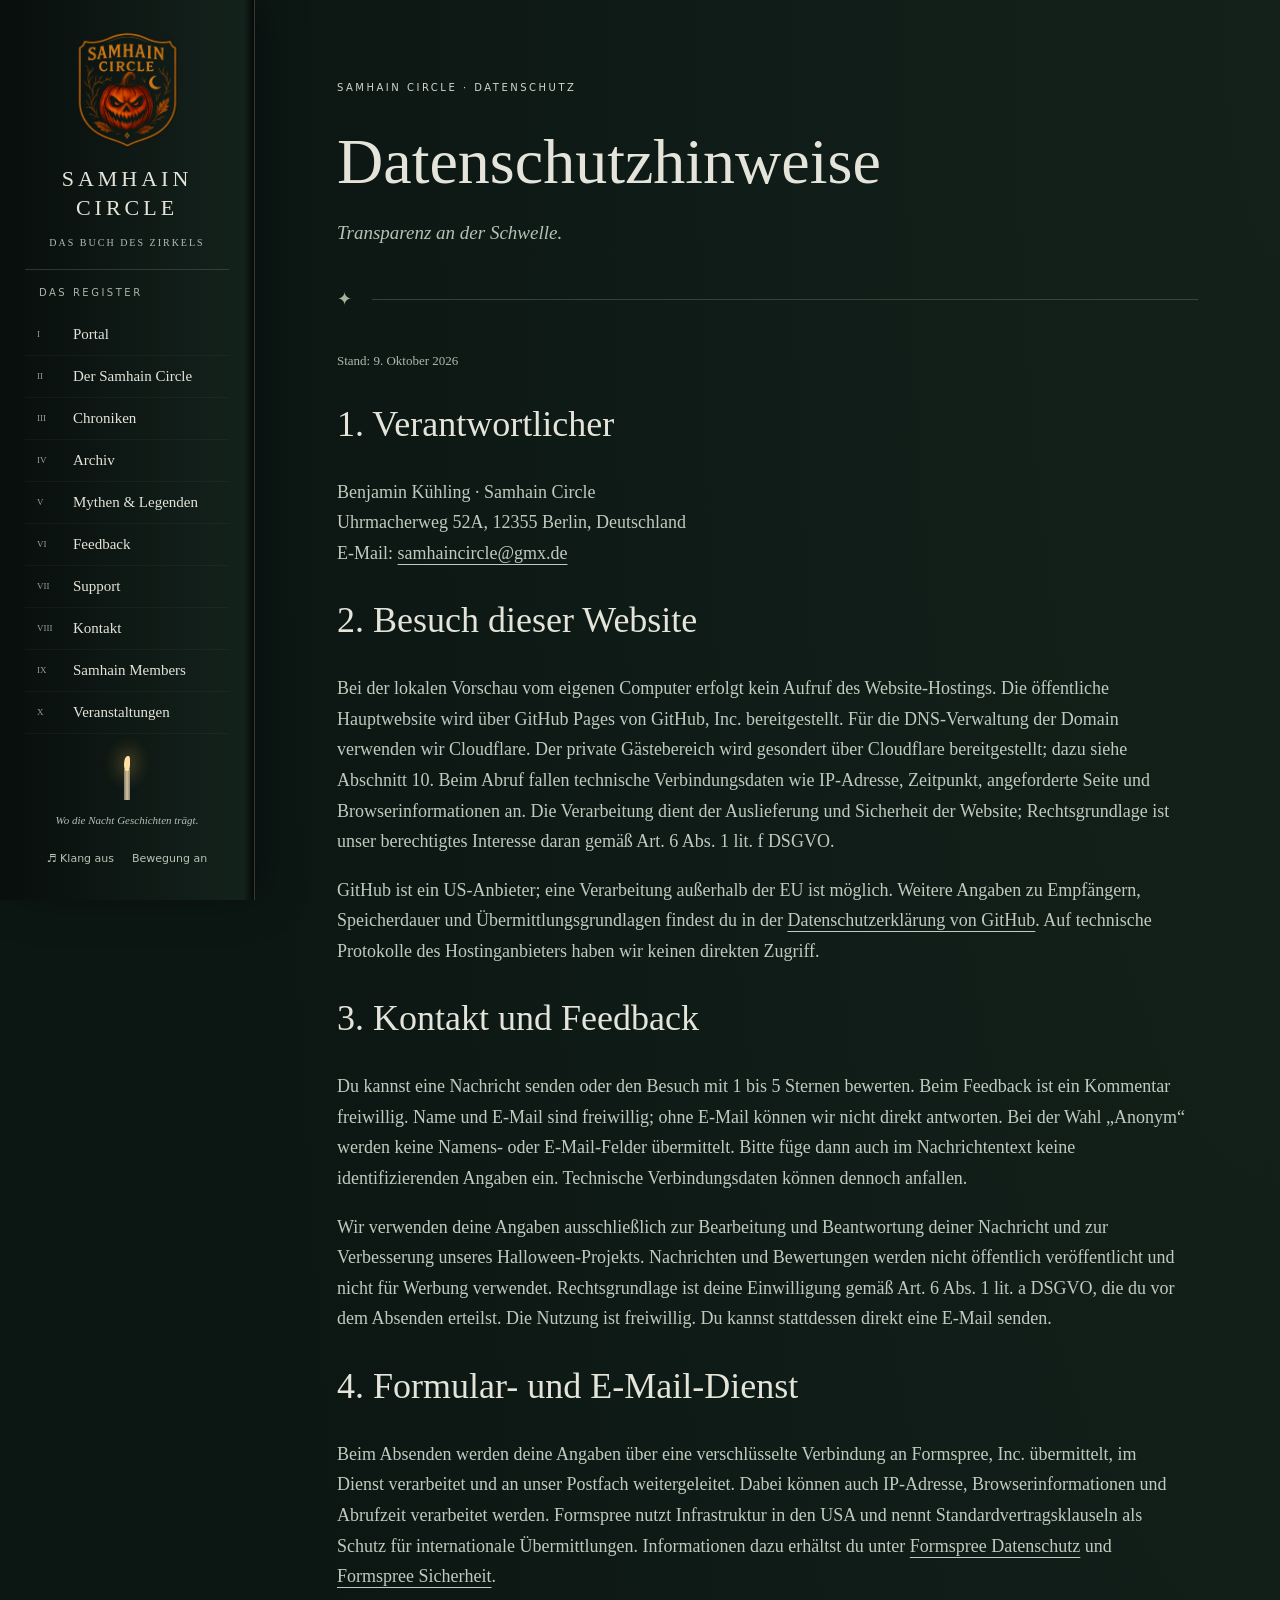
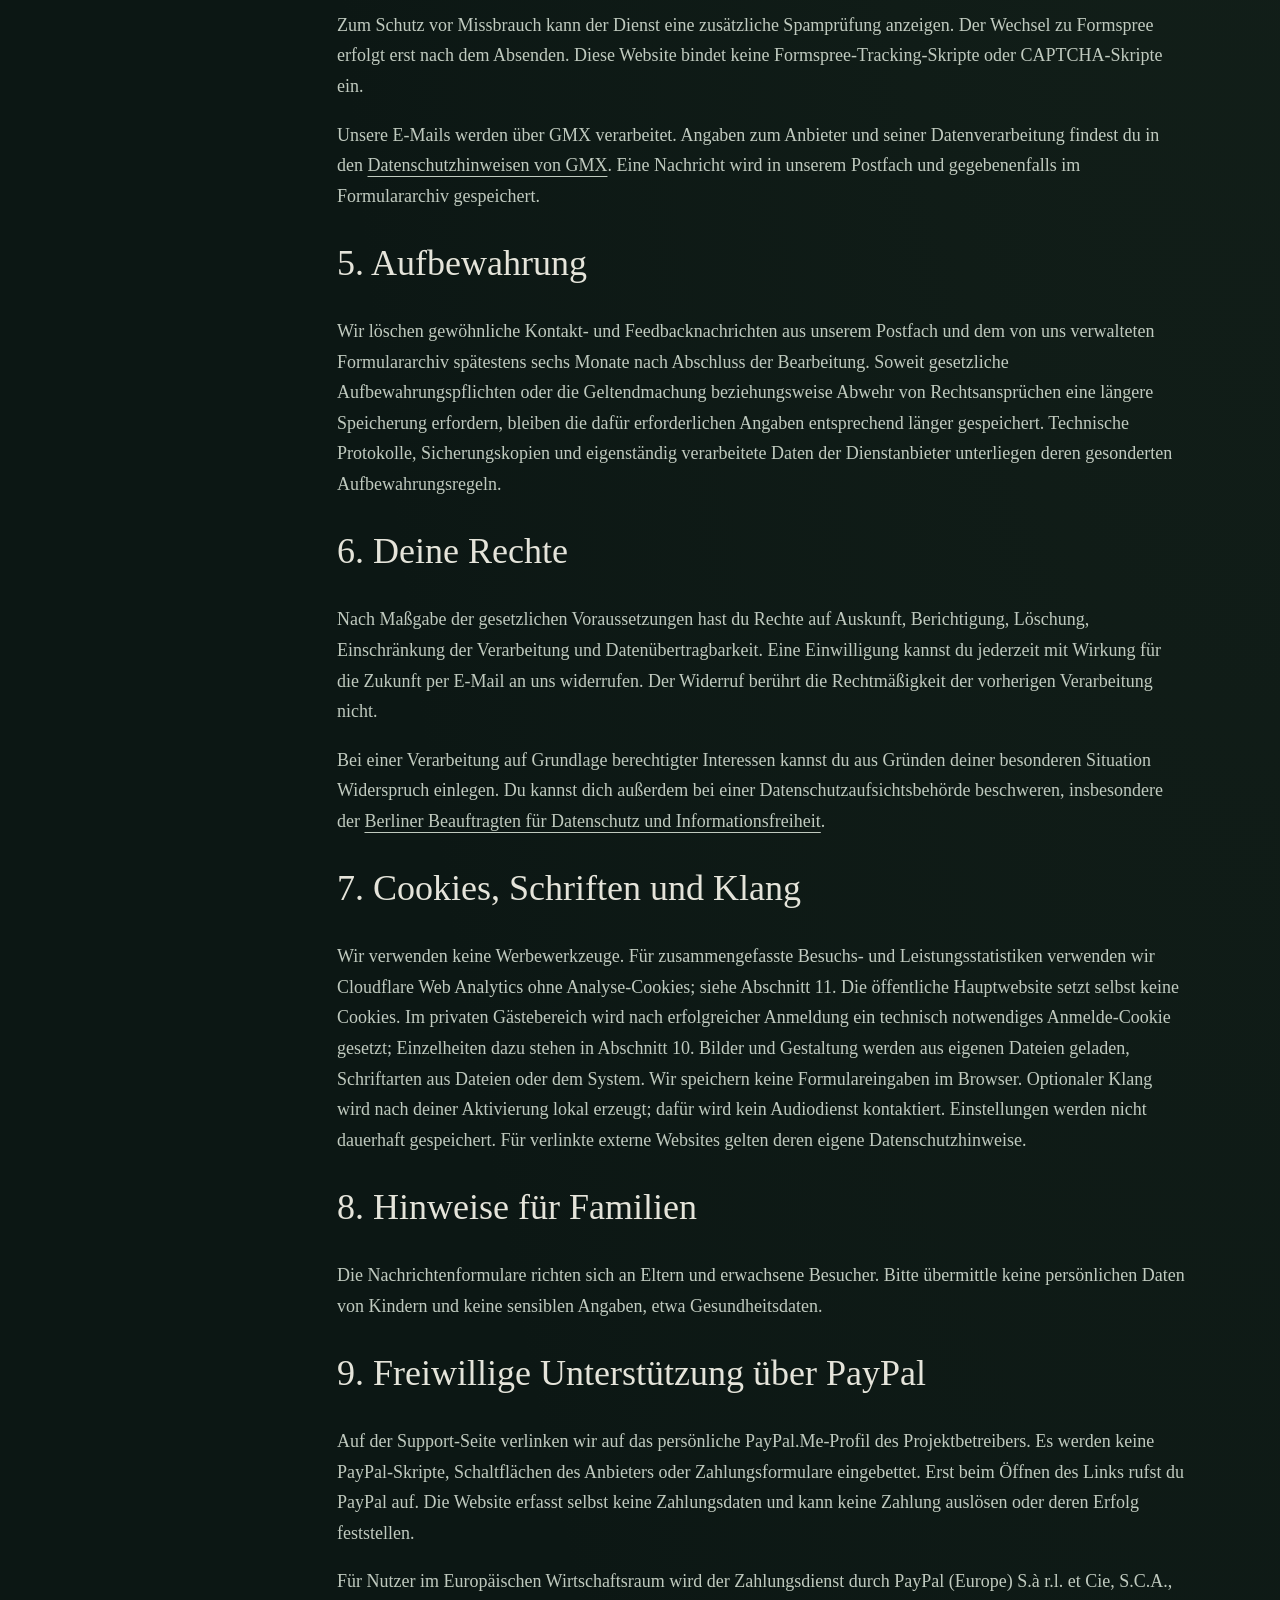
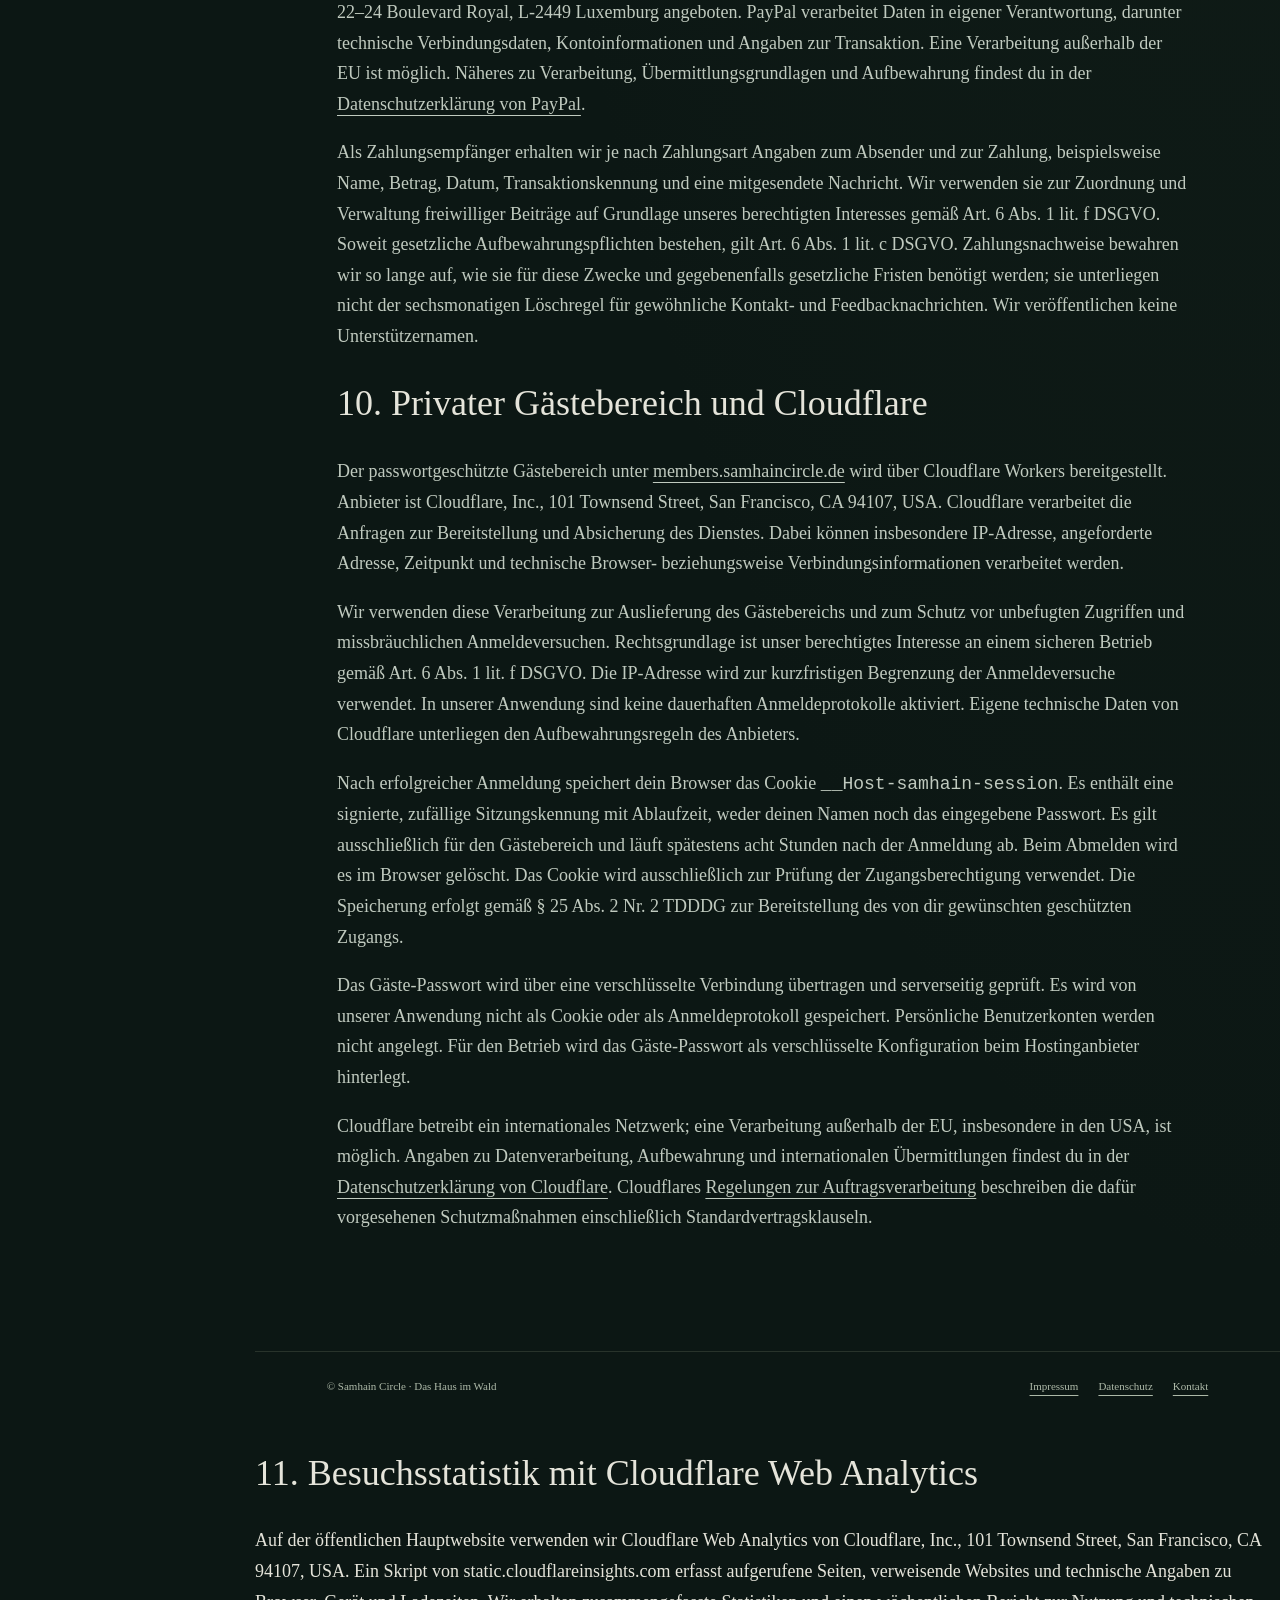
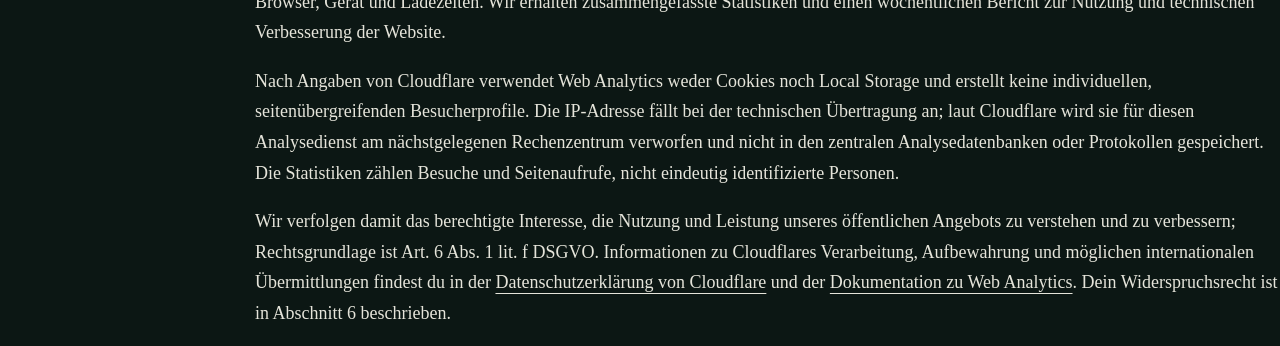
<file: datenschutz/index.html>
<!doctype html><html lang="de"><head><meta charset="utf-8"><meta name="viewport" content="width=device-width,initial-scale=1"><meta name="description" content="Samhain Circle – ein Herrenhaus im dunklen Wald. Entdecke den Zirkel, die verlorene Chronik und geheimnisvolle Legenden."><meta name="theme-color" content="#0c1714"><title>Datenschutz · Samhain Circle</title><link rel="icon" href="../assets/favicon.svg" type="image/svg+xml"><link rel="stylesheet" href="../assets/style.css"><script src="../assets/config.js" defer></script><script src="../assets/app.js" defer></script><link rel="stylesheet" href="../assets/logo.css"><style>nav a span{flex-shrink:0}nav a{line-height:1.4}</style><style>.page>h1{overflow-wrap:anywhere;hyphens:auto}</style></head><body><a class="skip" href="#inhalt">Zum Inhalt</a><aside class="register"><a class="brand" href="../index.html"><img class="brand-logo" src="../assets/samhain-logo.png" alt="" width="1024" height="1024"><strong>Samhain<br>Circle</strong><small>Das Buch des Zirkels</small></a><button class="menu-toggle" aria-expanded="false" aria-controls="register-nav">Buchregister <span>☰</span></button><nav id="register-nav" aria-label="Buchregister"><p class="eyebrow">Das Register</p><a href="../index.html" ><span>I</span>Portal</a><a href="../zirkel/index.html" ><span>II</span>Der Samhain Circle</a><a href="../chroniken/index.html" ><span>III</span>Chroniken</a><a href="../archiv/index.html" ><span>IV</span>Archiv</a><a href="../mythen/index.html" ><span>V</span>Mythen & Legenden</a><a href="../feedback/index.html" ><span>VI</span>Feedback</a><a href="../vermaechtnis/index.html" ><span>VII</span>Support</a><a href="../kontakt/index.html" ><span>VIII</span>Kontakt</a><a href="https://members.samhaincircle.de/"><span>IX</span>Samhain Members</a><a href="../veranstaltungen/index.html"><span>X</span>Veranstaltungen</a></nav><div class="aside-bottom"><div class="candle" aria-hidden="true"><i></i></div><p>Wo die Nacht Geschichten trägt.</p><button class="sound" type="button" aria-pressed="false">♬ Klang aus</button><button class="motion" type="button" aria-pressed="false">Bewegung an</button></div></aside><main id="inhalt"><section class="page" id="fragment"><span class="eyebrow">Samhain Circle · Datenschutz</span><h1>Datenschutzhinweise</h1><p class="subtitle">Transparenz an der Schwelle.</p><div class="rule">✦</div><div class="prose"><p class="note">Stand: 9. Oktober 2026</p>
<h2>1. Verantwortlicher</h2><p>Benjamin Kühling · Samhain Circle<br>Uhrmacherweg 52A, 12355 Berlin, Deutschland<br>E-Mail: <a href="mailto:samhaincircle@gmx.de">samhaincircle@gmx.de</a></p>
<h2>2. Besuch dieser Website</h2><p>Bei der lokalen Vorschau vom eigenen Computer erfolgt kein Aufruf des Website-Hostings. Die öffentliche Hauptwebsite wird über GitHub Pages von GitHub, Inc. bereitgestellt. Für die DNS-Verwaltung der Domain verwenden wir Cloudflare. Der private Gästebereich wird gesondert über Cloudflare bereitgestellt; dazu siehe Abschnitt 10. Beim Abruf fallen technische Verbindungsdaten wie IP-Adresse, Zeitpunkt, angeforderte Seite und Browserinformationen an. Die Verarbeitung dient der Auslieferung und Sicherheit der Website; Rechtsgrundlage ist unser berechtigtes Interesse daran gemäß Art. 6 Abs. 1 lit. f DSGVO.</p><p>GitHub ist ein US-Anbieter; eine Verarbeitung außerhalb der EU ist möglich. Weitere Angaben zu Empfängern, Speicherdauer und Übermittlungsgrundlagen findest du in der <a href="https://docs.github.com/en/site-policy/privacy-policies/github-general-privacy-statement">Datenschutzerklärung von GitHub</a>. Auf technische Protokolle des Hostinganbieters haben wir keinen direkten Zugriff.</p>
<h2>3. Kontakt und Feedback</h2><p>Du kannst eine Nachricht senden oder den Besuch mit 1 bis 5 Sternen bewerten. Beim Feedback ist ein Kommentar freiwillig. Name und E-Mail sind freiwillig; ohne E-Mail können wir nicht direkt antworten. Bei der Wahl „Anonym“ werden keine Namens- oder E-Mail-Felder übermittelt. Bitte füge dann auch im Nachrichtentext keine identifizierenden Angaben ein. Technische Verbindungsdaten können dennoch anfallen.</p><p>Wir verwenden deine Angaben ausschließlich zur Bearbeitung und Beantwortung deiner Nachricht und zur Verbesserung unseres Halloween-Projekts. Nachrichten und Bewertungen werden nicht öffentlich veröffentlicht und nicht für Werbung verwendet. Rechtsgrundlage ist deine Einwilligung gemäß Art. 6 Abs. 1 lit. a DSGVO, die du vor dem Absenden erteilst. Die Nutzung ist freiwillig. Du kannst stattdessen direkt eine E-Mail senden.</p>
<h2>4. Formular- und E-Mail-Dienst</h2><p>Beim Absenden werden deine Angaben über eine verschlüsselte Verbindung an Formspree, Inc. übermittelt, im Dienst verarbeitet und an unser Postfach weitergeleitet. Dabei können auch IP-Adresse, Browserinformationen und Abrufzeit verarbeitet werden. Formspree nutzt Infrastruktur in den USA und nennt Standardvertragsklauseln als Schutz für internationale Übermittlungen. Informationen dazu erhältst du unter <a href="https://formspree.io/legal/privacy-policy/">Formspree Datenschutz</a> und <a href="https://formspree.io/security/">Formspree Sicherheit</a>.</p><p>Zum Schutz vor Missbrauch kann der Dienst eine zusätzliche Spamprüfung anzeigen. Der Wechsel zu Formspree erfolgt erst nach dem Absenden. Diese Website bindet keine Formspree-Tracking-Skripte oder CAPTCHA-Skripte ein.</p><p>Unsere E-Mails werden über GMX verarbeitet. Angaben zum Anbieter und seiner Datenverarbeitung findest du in den <a href="https://agb-server.gmx.net/datenschutz/">Datenschutzhinweisen von GMX</a>. Eine Nachricht wird in unserem Postfach und gegebenenfalls im Formulararchiv gespeichert.</p>
<h2>5. Aufbewahrung</h2><p>Wir löschen gewöhnliche Kontakt- und Feedbacknachrichten aus unserem Postfach und dem von uns verwalteten Formulararchiv spätestens sechs Monate nach Abschluss der Bearbeitung. Soweit gesetzliche Aufbewahrungspflichten oder die Geltendmachung beziehungsweise Abwehr von Rechtsansprüchen eine längere Speicherung erfordern, bleiben die dafür erforderlichen Angaben entsprechend länger gespeichert. Technische Protokolle, Sicherungskopien und eigenständig verarbeitete Daten der Dienstanbieter unterliegen deren gesonderten Aufbewahrungsregeln.</p>
<h2>6. Deine Rechte</h2><p>Nach Maßgabe der gesetzlichen Voraussetzungen hast du Rechte auf Auskunft, Berichtigung, Löschung, Einschränkung der Verarbeitung und Datenübertragbarkeit. Eine Einwilligung kannst du jederzeit mit Wirkung für die Zukunft per E-Mail an uns widerrufen. Der Widerruf berührt die Rechtmäßigkeit der vorherigen Verarbeitung nicht.</p><p>Bei einer Verarbeitung auf Grundlage berechtigter Interessen kannst du aus Gründen deiner besonderen Situation Widerspruch einlegen. Du kannst dich außerdem bei einer Datenschutzaufsichtsbehörde beschweren, insbesondere der <a href="https://www.datenschutz-berlin.de/">Berliner Beauftragten für Datenschutz und Informationsfreiheit</a>.</p>
<h2>7. Cookies, Schriften und Klang</h2><p>Wir verwenden keine Werbewerkzeuge. Für zusammengefasste Besuchs- und Leistungsstatistiken verwenden wir Cloudflare Web Analytics ohne Analyse-Cookies; siehe Abschnitt 11. Die öffentliche Hauptwebsite setzt selbst keine Cookies. Im privaten Gästebereich wird nach erfolgreicher Anmeldung ein technisch notwendiges Anmelde-Cookie gesetzt; Einzelheiten dazu stehen in Abschnitt 10. Bilder und Gestaltung werden aus eigenen Dateien geladen, Schriftarten aus Dateien oder dem System. Wir speichern keine Formulareingaben im Browser. Optionaler Klang wird nach deiner Aktivierung lokal erzeugt; dafür wird kein Audiodienst kontaktiert. Einstellungen werden nicht dauerhaft gespeichert. Für verlinkte externe Websites gelten deren eigene Datenschutzhinweise.</p>
<h2>8. Hinweise für Familien</h2><p>Die Nachrichtenformulare richten sich an Eltern und erwachsene Besucher. Bitte übermittle keine persönlichen Daten von Kindern und keine sensiblen Angaben, etwa Gesundheitsdaten.</p><h2>9. Freiwillige Unterstützung über PayPal</h2><p>Auf der Support-Seite verlinken wir auf das persönliche PayPal.Me-Profil des Projektbetreibers. Es werden keine PayPal-Skripte, Schaltflächen des Anbieters oder Zahlungsformulare eingebettet. Erst beim Öffnen des Links rufst du PayPal auf. Die Website erfasst selbst keine Zahlungsdaten und kann keine Zahlung auslösen oder deren Erfolg feststellen.</p><p>Für Nutzer im Europäischen Wirtschaftsraum wird der Zahlungsdienst durch PayPal (Europe) S.à r.l. et Cie, S.C.A., 22–24 Boulevard Royal, L-2449 Luxemburg angeboten. PayPal verarbeitet Daten in eigener Verantwortung, darunter technische Verbindungsdaten, Kontoinformationen und Angaben zur Transaktion. Eine Verarbeitung außerhalb der EU ist möglich. Näheres zu Verarbeitung, Übermittlungsgrundlagen und Aufbewahrung findest du in der <a href="https://www.paypal.com/de/legalhub/paypal/privacy-full">Datenschutzerklärung von PayPal</a>.</p><p>Als Zahlungsempfänger erhalten wir je nach Zahlungsart Angaben zum Absender und zur Zahlung, beispielsweise Name, Betrag, Datum, Transaktionskennung und eine mitgesendete Nachricht. Wir verwenden sie zur Zuordnung und Verwaltung freiwilliger Beiträge auf Grundlage unseres berechtigten Interesses gemäß Art. 6 Abs. 1 lit. f DSGVO. Soweit gesetzliche Aufbewahrungspflichten bestehen, gilt Art. 6 Abs. 1 lit. c DSGVO. Zahlungsnachweise bewahren wir so lange auf, wie sie für diese Zwecke und gegebenenfalls gesetzliche Fristen benötigt werden; sie unterliegen nicht der sechsmonatigen Löschregel für gewöhnliche Kontakt- und Feedbacknachrichten. Wir veröffentlichen keine Unterstützernamen.</p>
<h2 id="gaestebereich">10. Privater Gästebereich und Cloudflare</h2>
<p>Der passwortgeschützte Gästebereich unter <a href="https://members.samhaincircle.de/">members.samhaincircle.de</a> wird über Cloudflare Workers bereitgestellt. Anbieter ist Cloudflare, Inc., 101 Townsend Street, San Francisco, CA 94107, USA. Cloudflare verarbeitet die Anfragen zur Bereitstellung und Absicherung des Dienstes. Dabei können insbesondere IP-Adresse, angeforderte Adresse, Zeitpunkt und technische Browser- beziehungsweise Verbindungsinformationen verarbeitet werden.</p>
<p>Wir verwenden diese Verarbeitung zur Auslieferung des Gästebereichs und zum Schutz vor unbefugten Zugriffen und missbräuchlichen Anmeldeversuchen. Rechtsgrundlage ist unser berechtigtes Interesse an einem sicheren Betrieb gemäß Art. 6 Abs. 1 lit. f DSGVO. Die IP-Adresse wird zur kurzfristigen Begrenzung der Anmeldeversuche verwendet. In unserer Anwendung sind keine dauerhaften Anmeldeprotokolle aktiviert. Eigene technische Daten von Cloudflare unterliegen den Aufbewahrungsregeln des Anbieters.</p>
<p>Nach erfolgreicher Anmeldung speichert dein Browser das Cookie <code>__Host-samhain-session</code>. Es enthält eine signierte, zufällige Sitzungskennung mit Ablaufzeit, weder deinen Namen noch das eingegebene Passwort. Es gilt ausschließlich für den Gästebereich und läuft spätestens acht Stunden nach der Anmeldung ab. Beim Abmelden wird es im Browser gelöscht. Das Cookie wird ausschließlich zur Prüfung der Zugangsberechtigung verwendet. Die Speicherung erfolgt gemäß § 25 Abs. 2 Nr. 2 TDDDG zur Bereitstellung des von dir gewünschten geschützten Zugangs.</p>
<p>Das Gäste-Passwort wird über eine verschlüsselte Verbindung übertragen und serverseitig geprüft. Es wird von unserer Anwendung nicht als Cookie oder als Anmeldeprotokoll gespeichert. Persönliche Benutzerkonten werden nicht angelegt. Für den Betrieb wird das Gäste-Passwort als verschlüsselte Konfiguration beim Hostinganbieter hinterlegt.</p>
<p>Cloudflare betreibt ein internationales Netzwerk; eine Verarbeitung außerhalb der EU, insbesondere in den USA, ist möglich. Angaben zu Datenverarbeitung, Aufbewahrung und internationalen Übermittlungen findest du in der <a href="https://www.cloudflare.com/privacypolicy/">Datenschutzerklärung von Cloudflare</a>. Cloudflares <a href="https://www.cloudflare.com/cloudflare-customer-dpa/">Regelungen zur Auftragsverarbeitung</a> beschreiben die dafür vorgesehenen Schutzmaßnahmen einschließlich Standardvertragsklauseln.</p>
</div></section><footer><span>© Samhain Circle · Das Haus im Wald</span><div><a href="../impressum/index.html">Impressum</a><a href="../datenschutz/index.html">Datenschutz</a><a href="../kontakt/index.html">Kontakt</a></div></footer><section class="card" id="web-analytics"><h2>11. Besuchsstatistik mit Cloudflare Web Analytics</h2><p>Auf der öffentlichen Hauptwebsite verwenden wir Cloudflare Web Analytics von Cloudflare, Inc., 101 Townsend Street, San Francisco, CA 94107, USA. Ein Skript von static.cloudflareinsights.com erfasst aufgerufene Seiten, verweisende Websites und technische Angaben zu Browser, Gerät und Ladezeiten. Wir erhalten zusammengefasste Statistiken und einen wöchentlichen Bericht zur Nutzung und technischen Verbesserung der Website.</p><p>Nach Angaben von Cloudflare verwendet Web Analytics weder Cookies noch Local Storage und erstellt keine individuellen, seitenübergreifenden Besucherprofile. Die IP-Adresse fällt bei der technischen Übertragung an; laut Cloudflare wird sie für diesen Analysedienst am nächstgelegenen Rechenzentrum verworfen und nicht in den zentralen Analysedatenbanken oder Protokollen gespeichert. Die Statistiken zählen Besuche und Seitenaufrufe, nicht eindeutig identifizierte Personen.</p><p>Wir verfolgen damit das berechtigte Interesse, die Nutzung und Leistung unseres öffentlichen Angebots zu verstehen und zu verbessern; Rechtsgrundlage ist Art. 6 Abs. 1 lit. f DSGVO. Informationen zu Cloudflares Verarbeitung, Aufbewahrung und möglichen internationalen Übermittlungen findest du in der <a href="https://www.cloudflare.com/privacypolicy/" target="_blank" rel="noopener noreferrer">Datenschutzerklärung von Cloudflare</a> und der <a href="https://developers.cloudflare.com/web-analytics/data-metrics/data-origin-and-collection/" target="_blank" rel="noopener noreferrer">Dokumentation zu Web Analytics</a>. Dein Widerspruchsrecht ist in Abschnitt 6 beschrieben.</p></section></main><!-- Cloudflare Web Analytics --><script type='module' src='https://static.cloudflareinsights.com/beacon.min.js' data-cf-beacon='{"token": "3b472250a3e3463ea10ab8ddbc020c84"}'></script><!-- End Cloudflare Web Analytics --></body></html>
</file>
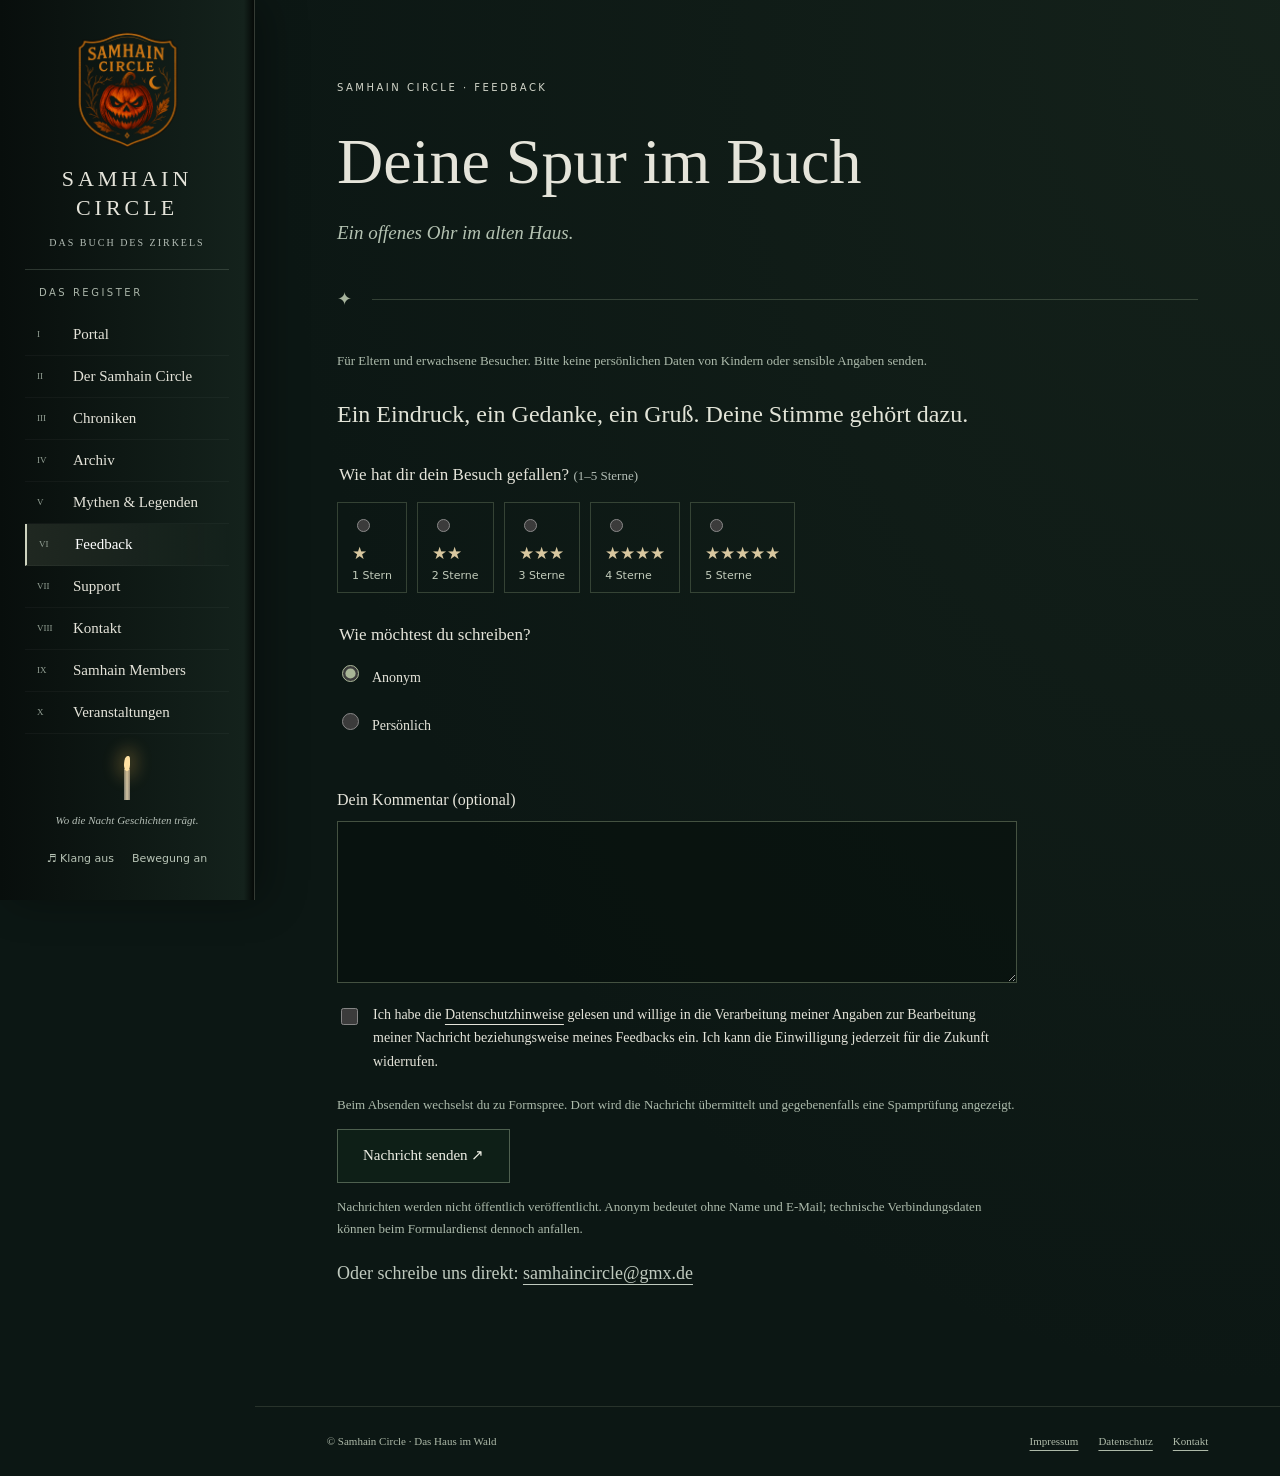
<file: feedback/index.html>
<!doctype html><html lang="de"><head><meta charset="utf-8"><meta name="viewport" content="width=device-width,initial-scale=1"><meta name="description" content="Samhain Circle – ein Herrenhaus im dunklen Wald. Entdecke den Zirkel, die verlorene Chronik und geheimnisvolle Legenden."><meta name="theme-color" content="#0c1714"><title>Feedback · Samhain Circle</title><link rel="icon" href="../assets/favicon.svg" type="image/svg+xml"><link rel="stylesheet" href="../assets/style.css"><script src="../assets/config.js" defer></script><script src="../assets/app.js" defer></script><link rel="stylesheet" href="../assets/logo.css"><style>nav a span{flex-shrink:0}nav a{line-height:1.4}</style><style id="consent-layout">
.choice.consent{display:flex;align-items:flex-start;gap:12px}
.choice.consent>input{flex:0 0 auto;margin-top:.35em}
.choice.consent>.consent-text{display:block;flex:1 1 0;min-width:0;font:inherit;color:inherit;overflow-wrap:anywhere}
.prose a[href^="mailto:"]{overflow-wrap:anywhere}
</style></head><body><a class="skip" href="#inhalt">Zum Inhalt</a><aside class="register"><a class="brand" href="../index.html"><img class="brand-logo" src="../assets/samhain-logo.png" alt="" width="1024" height="1024"><strong>Samhain<br>Circle</strong><small>Das Buch des Zirkels</small></a><button class="menu-toggle" aria-expanded="false" aria-controls="register-nav">Buchregister <span>☰</span></button><nav id="register-nav" aria-label="Buchregister"><p class="eyebrow">Das Register</p><a href="../index.html" ><span>I</span>Portal</a><a href="../zirkel/index.html" ><span>II</span>Der Samhain Circle</a><a href="../chroniken/index.html" ><span>III</span>Chroniken</a><a href="../archiv/index.html" ><span>IV</span>Archiv</a><a href="../mythen/index.html" ><span>V</span>Mythen & Legenden</a><a href="../feedback/index.html" aria-current=page><span>VI</span>Feedback</a><a href="../vermaechtnis/index.html" ><span>VII</span>Support</a><a href="../kontakt/index.html" ><span>VIII</span>Kontakt</a><a href="https://members.samhaincircle.de/"><span>IX</span>Samhain Members</a><a href="../veranstaltungen/index.html"><span>X</span>Veranstaltungen</a></nav><div class="aside-bottom"><div class="candle" aria-hidden="true"><i></i></div><p>Wo die Nacht Geschichten trägt.</p><button class="sound" type="button" aria-pressed="false">♬ Klang aus</button><button class="motion" type="button" aria-pressed="false">Bewegung an</button></div></aside><main id="inhalt"><section class="page" id="fragment"><span class="eyebrow">Samhain Circle · Feedback</span><h1>Deine Spur im Buch</h1><p class="subtitle">Ein offenes Ohr im alten Haus.</p><div class="rule">✦</div><div class="prose"><p class="note">Für Eltern und erwachsene Besucher. Bitte keine persönlichen Daten von Kindern oder sensible Angaben senden.</p><p class="lead">Ein Eindruck, ein Gedanke, ein Gruß. Deine Stimme gehört dazu.</p><form data-form="feedback" action="https://formspree.io/f/xkjojkzq" method="post"><fieldset class="rating"><legend>Wie hat dir dein Besuch gefallen? <span>(1–5 Sterne)</span></legend><label><input type="radio" name="sterne" value="1" required><span>★</span><small>1 Stern</small></label><label><input type="radio" name="sterne" value="2" required><span>★★</span><small>2 Sterne</small></label><label><input type="radio" name="sterne" value="3" required><span>★★★</span><small>3 Sterne</small></label><label><input type="radio" name="sterne" value="4" required><span>★★★★</span><small>4 Sterne</small></label><label><input type="radio" name="sterne" value="5" required><span>★★★★★</span><small>5 Sterne</small></label></fieldset><fieldset><legend>Wie möchtest du schreiben?</legend><label class="choice"><input type="radio" name="nachrichtentyp" value="anonym" checked> Anonym</label><label class="choice"><input type="radio" name="nachrichtentyp" value="persoenlich"> Persönlich</label></fieldset><div class="personal" hidden><label>Dein Name <input name="name" maxlength="100" autocomplete="name" disabled></label><label>Deine E-Mail <span>(optional, für eine Antwort)</span><input type="email" name="email" maxlength="254" autocomplete="email" disabled></label></div><label>Dein Kommentar (optional)<textarea name="nachricht" rows="5" maxlength="4000" ></textarea></label><div class="trap" aria-hidden="true"><label>Dieses Feld leer lassen<input name="_gotcha" tabindex="-1" autocomplete="off"></label></div><label class="choice consent"><input type="checkbox" name="datenschutz" required><span class="consent-text"> Ich habe die <a href="../datenschutz/index.html">Datenschutzhinweise</a> gelesen und willige in die Verarbeitung meiner Angaben zur Bearbeitung meiner Nachricht beziehungsweise meines Feedbacks ein. Ich kann die Einwilligung jederzeit für die Zukunft widerrufen.</span></label><p class="form-status note" role="status">Beim Absenden wechselst du zu Formspree. Dort wird die Nachricht übermittelt und gegebenenfalls eine Spamprüfung angezeigt.</p><button class="button" type="submit">Nachricht senden ↗</button><p class="note">Nachrichten werden nicht öffentlich veröffentlicht. Anonym bedeutet ohne Name und E-Mail; technische Verbindungsdaten können beim Formulardienst dennoch anfallen.</p></form><p>Oder schreibe uns direkt: <a href="mailto:samhaincircle@gmx.de">samhaincircle@gmx.de</a></p></div></section><footer><span>© Samhain Circle · Das Haus im Wald</span><div><a href="../impressum/index.html">Impressum</a><a href="../datenschutz/index.html">Datenschutz</a><a href="../kontakt/index.html">Kontakt</a></div></footer></main><!-- Cloudflare Web Analytics --><script type='module' src='https://static.cloudflareinsights.com/beacon.min.js' data-cf-beacon='{"token": "3b472250a3e3463ea10ab8ddbc020c84"}'></script><!-- End Cloudflare Web Analytics --></body></html>
</file>
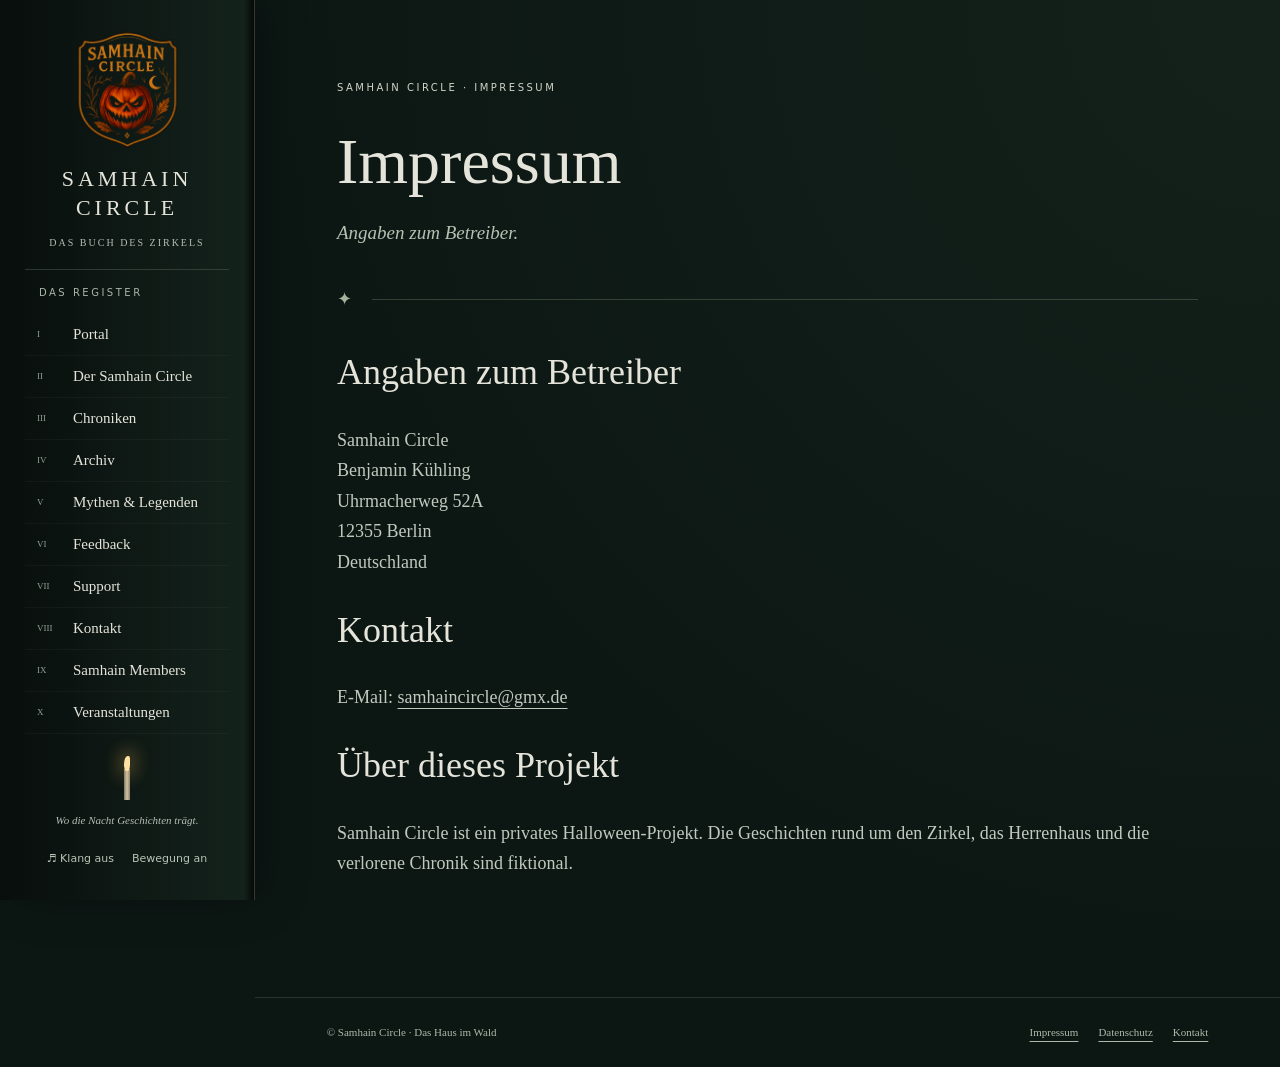
<file: impressum/index.html>
<!doctype html><html lang="de"><head><meta charset="utf-8"><meta name="viewport" content="width=device-width,initial-scale=1"><meta name="description" content="Samhain Circle – ein Herrenhaus im dunklen Wald. Entdecke den Zirkel, die verlorene Chronik und geheimnisvolle Legenden."><meta name="theme-color" content="#0c1714"><title>Impressum · Samhain Circle</title><link rel="icon" href="../assets/favicon.svg" type="image/svg+xml"><link rel="stylesheet" href="../assets/style.css"><script src="../assets/config.js" defer></script><script src="../assets/app.js" defer></script><link rel="stylesheet" href="../assets/logo.css"><style>nav a span{flex-shrink:0}nav a{line-height:1.4}</style></head><body><a class="skip" href="#inhalt">Zum Inhalt</a><aside class="register"><a class="brand" href="../index.html"><img class="brand-logo" src="../assets/samhain-logo.png" alt="" width="1024" height="1024"><strong>Samhain<br>Circle</strong><small>Das Buch des Zirkels</small></a><button class="menu-toggle" aria-expanded="false" aria-controls="register-nav">Buchregister <span>☰</span></button><nav id="register-nav" aria-label="Buchregister"><p class="eyebrow">Das Register</p><a href="../index.html" ><span>I</span>Portal</a><a href="../zirkel/index.html" ><span>II</span>Der Samhain Circle</a><a href="../chroniken/index.html" ><span>III</span>Chroniken</a><a href="../archiv/index.html" ><span>IV</span>Archiv</a><a href="../mythen/index.html" ><span>V</span>Mythen & Legenden</a><a href="../feedback/index.html" ><span>VI</span>Feedback</a><a href="../vermaechtnis/index.html" ><span>VII</span>Support</a><a href="../kontakt/index.html" ><span>VIII</span>Kontakt</a><a href="https://members.samhaincircle.de/"><span>IX</span>Samhain Members</a><a href="../veranstaltungen/index.html"><span>X</span>Veranstaltungen</a></nav><div class="aside-bottom"><div class="candle" aria-hidden="true"><i></i></div><p>Wo die Nacht Geschichten trägt.</p><button class="sound" type="button" aria-pressed="false">♬ Klang aus</button><button class="motion" type="button" aria-pressed="false">Bewegung an</button></div></aside><main id="inhalt"><section class="page" id="fragment"><span class="eyebrow">Samhain Circle · Impressum</span><h1>Impressum</h1><p class="subtitle">Angaben zum Betreiber.</p><div class="rule">✦</div><div class="prose"><h2>Angaben zum Betreiber</h2><p>Samhain Circle<br>Benjamin Kühling<br>Uhrmacherweg 52A<br>12355 Berlin<br>Deutschland</p><h2>Kontakt</h2><p>E-Mail: <a href="mailto:samhaincircle@gmx.de">samhaincircle@gmx.de</a></p><h2>Über dieses Projekt</h2><p>Samhain Circle ist ein privates Halloween-Projekt. Die Geschichten rund um den Zirkel, das Herrenhaus und die verlorene Chronik sind fiktional.</p></div></section><footer><span>© Samhain Circle · Das Haus im Wald</span><div><a href="../impressum/index.html">Impressum</a><a href="../datenschutz/index.html">Datenschutz</a><a href="../kontakt/index.html">Kontakt</a></div></footer></main><!-- Cloudflare Web Analytics --><script type='module' src='https://static.cloudflareinsights.com/beacon.min.js' data-cf-beacon='{"token": "3b472250a3e3463ea10ab8ddbc020c84"}'></script><!-- End Cloudflare Web Analytics --></body></html>
</file>
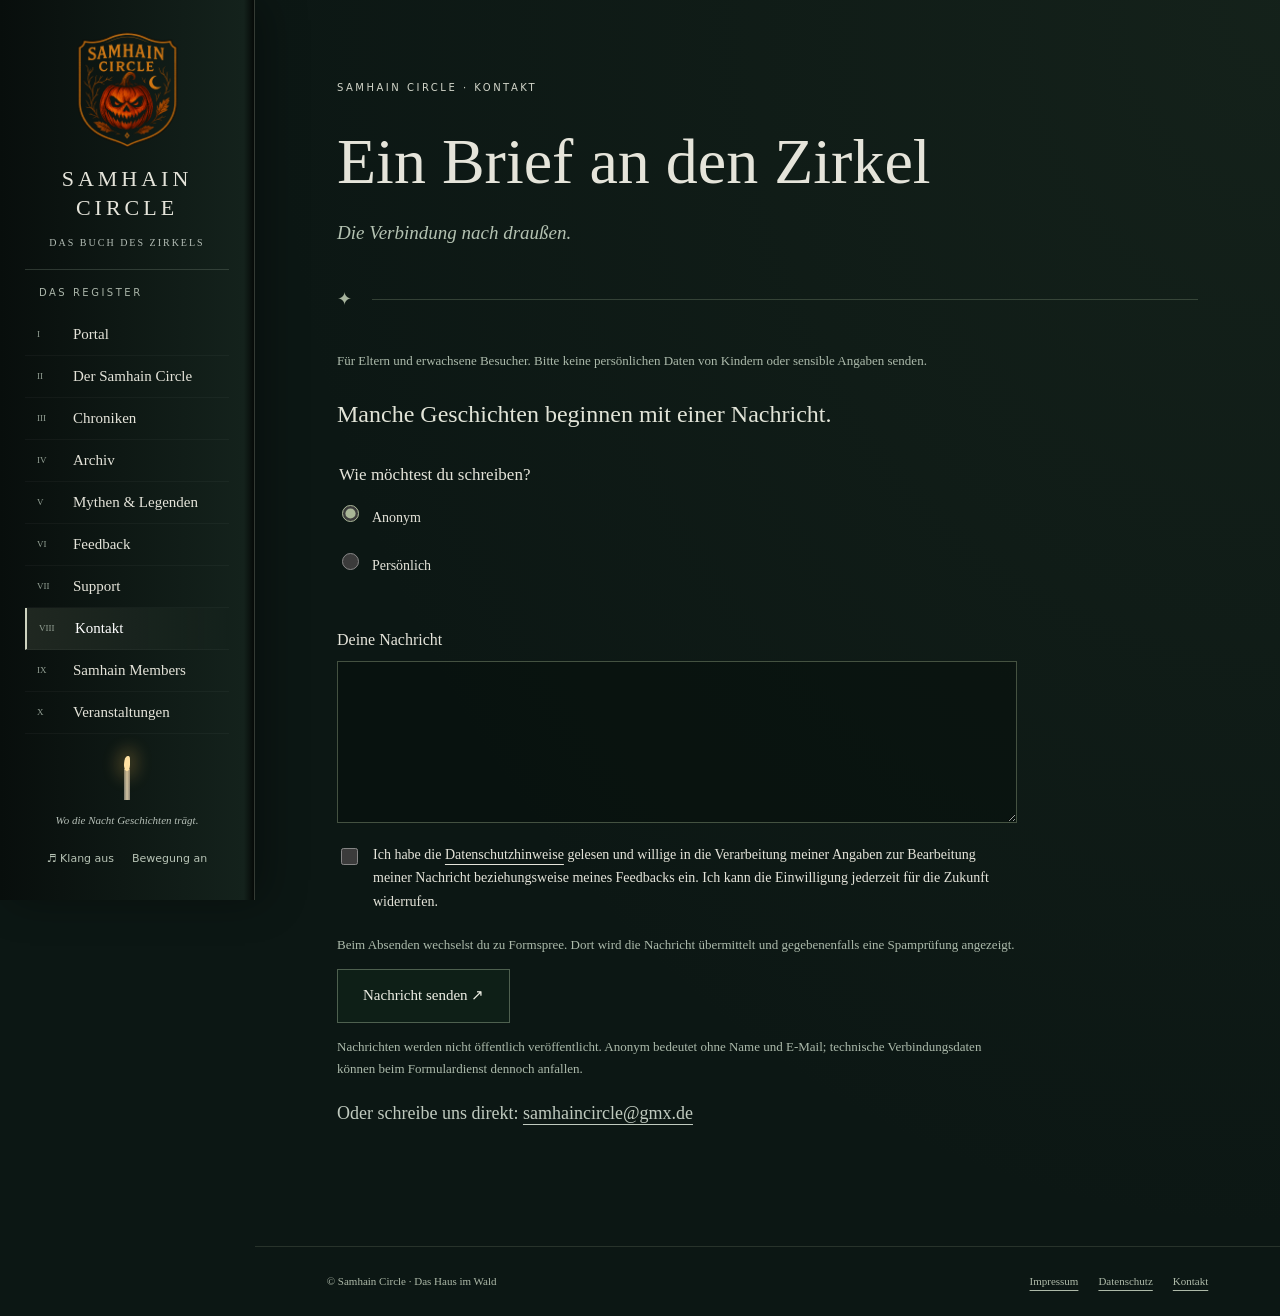
<file: kontakt/index.html>
<!doctype html><html lang="de"><head><meta charset="utf-8"><meta name="viewport" content="width=device-width,initial-scale=1"><meta name="description" content="Samhain Circle – ein Herrenhaus im dunklen Wald. Entdecke den Zirkel, die verlorene Chronik und geheimnisvolle Legenden."><meta name="theme-color" content="#0c1714"><title>Kontakt · Samhain Circle</title><link rel="icon" href="../assets/favicon.svg" type="image/svg+xml"><link rel="stylesheet" href="../assets/style.css"><script src="../assets/config.js" defer></script><script src="../assets/app.js" defer></script><link rel="stylesheet" href="../assets/logo.css"><style>nav a span{flex-shrink:0}nav a{line-height:1.4}</style><style id="consent-layout">
.choice.consent{display:flex;align-items:flex-start;gap:12px}
.choice.consent>input{flex:0 0 auto;margin-top:.35em}
.choice.consent>.consent-text{display:block;flex:1 1 0;min-width:0;font:inherit;color:inherit;overflow-wrap:anywhere}
.prose a[href^="mailto:"]{overflow-wrap:anywhere}
</style></head><body><a class="skip" href="#inhalt">Zum Inhalt</a><aside class="register"><a class="brand" href="../index.html"><img class="brand-logo" src="../assets/samhain-logo.png" alt="" width="1024" height="1024"><strong>Samhain<br>Circle</strong><small>Das Buch des Zirkels</small></a><button class="menu-toggle" aria-expanded="false" aria-controls="register-nav">Buchregister <span>☰</span></button><nav id="register-nav" aria-label="Buchregister"><p class="eyebrow">Das Register</p><a href="../index.html" ><span>I</span>Portal</a><a href="../zirkel/index.html" ><span>II</span>Der Samhain Circle</a><a href="../chroniken/index.html" ><span>III</span>Chroniken</a><a href="../archiv/index.html" ><span>IV</span>Archiv</a><a href="../mythen/index.html" ><span>V</span>Mythen & Legenden</a><a href="../feedback/index.html" ><span>VI</span>Feedback</a><a href="../vermaechtnis/index.html" ><span>VII</span>Support</a><a href="../kontakt/index.html" aria-current=page><span>VIII</span>Kontakt</a><a href="https://members.samhaincircle.de/"><span>IX</span>Samhain Members</a><a href="../veranstaltungen/index.html"><span>X</span>Veranstaltungen</a></nav><div class="aside-bottom"><div class="candle" aria-hidden="true"><i></i></div><p>Wo die Nacht Geschichten trägt.</p><button class="sound" type="button" aria-pressed="false">♬ Klang aus</button><button class="motion" type="button" aria-pressed="false">Bewegung an</button></div></aside><main id="inhalt"><section class="page" id="fragment"><span class="eyebrow">Samhain Circle · Kontakt</span><h1>Ein Brief an den Zirkel</h1><p class="subtitle">Die Verbindung nach draußen.</p><div class="rule">✦</div><div class="prose"><p class="note">Für Eltern und erwachsene Besucher. Bitte keine persönlichen Daten von Kindern oder sensible Angaben senden.</p><p class="lead">Manche Geschichten beginnen mit einer Nachricht.</p><form data-form="kontakt" action="https://formspree.io/f/maeqeabw" method="post"><fieldset><legend>Wie möchtest du schreiben?</legend><label class="choice"><input type="radio" name="nachrichtentyp" value="anonym" checked> Anonym</label><label class="choice"><input type="radio" name="nachrichtentyp" value="persoenlich"> Persönlich</label></fieldset><div class="personal" hidden><label>Dein Name <input name="name" maxlength="100" autocomplete="name" disabled></label><label>Deine E-Mail <span>(optional, für eine Antwort)</span><input type="email" name="email" maxlength="254" autocomplete="email" disabled></label></div><label>Deine Nachricht<textarea name="nachricht" rows="5" maxlength="4000" required></textarea></label><div class="trap" aria-hidden="true"><label>Dieses Feld leer lassen<input name="_gotcha" tabindex="-1" autocomplete="off"></label></div><label class="choice consent"><input type="checkbox" name="datenschutz" required><span class="consent-text"> Ich habe die <a href="../datenschutz/index.html">Datenschutzhinweise</a> gelesen und willige in die Verarbeitung meiner Angaben zur Bearbeitung meiner Nachricht beziehungsweise meines Feedbacks ein. Ich kann die Einwilligung jederzeit für die Zukunft widerrufen.</span></label><p class="form-status note" role="status">Beim Absenden wechselst du zu Formspree. Dort wird die Nachricht übermittelt und gegebenenfalls eine Spamprüfung angezeigt.</p><button class="button" type="submit">Nachricht senden ↗</button><p class="note">Nachrichten werden nicht öffentlich veröffentlicht. Anonym bedeutet ohne Name und E-Mail; technische Verbindungsdaten können beim Formulardienst dennoch anfallen.</p></form><p>Oder schreibe uns direkt: <a href="mailto:samhaincircle@gmx.de">samhaincircle@gmx.de</a></p></div></section><footer><span>© Samhain Circle · Das Haus im Wald</span><div><a href="../impressum/index.html">Impressum</a><a href="../datenschutz/index.html">Datenschutz</a><a href="../kontakt/index.html">Kontakt</a></div></footer></main><!-- Cloudflare Web Analytics --><script type='module' src='https://static.cloudflareinsights.com/beacon.min.js' data-cf-beacon='{"token": "3b472250a3e3463ea10ab8ddbc020c84"}'></script><!-- End Cloudflare Web Analytics --></body></html>
</file>
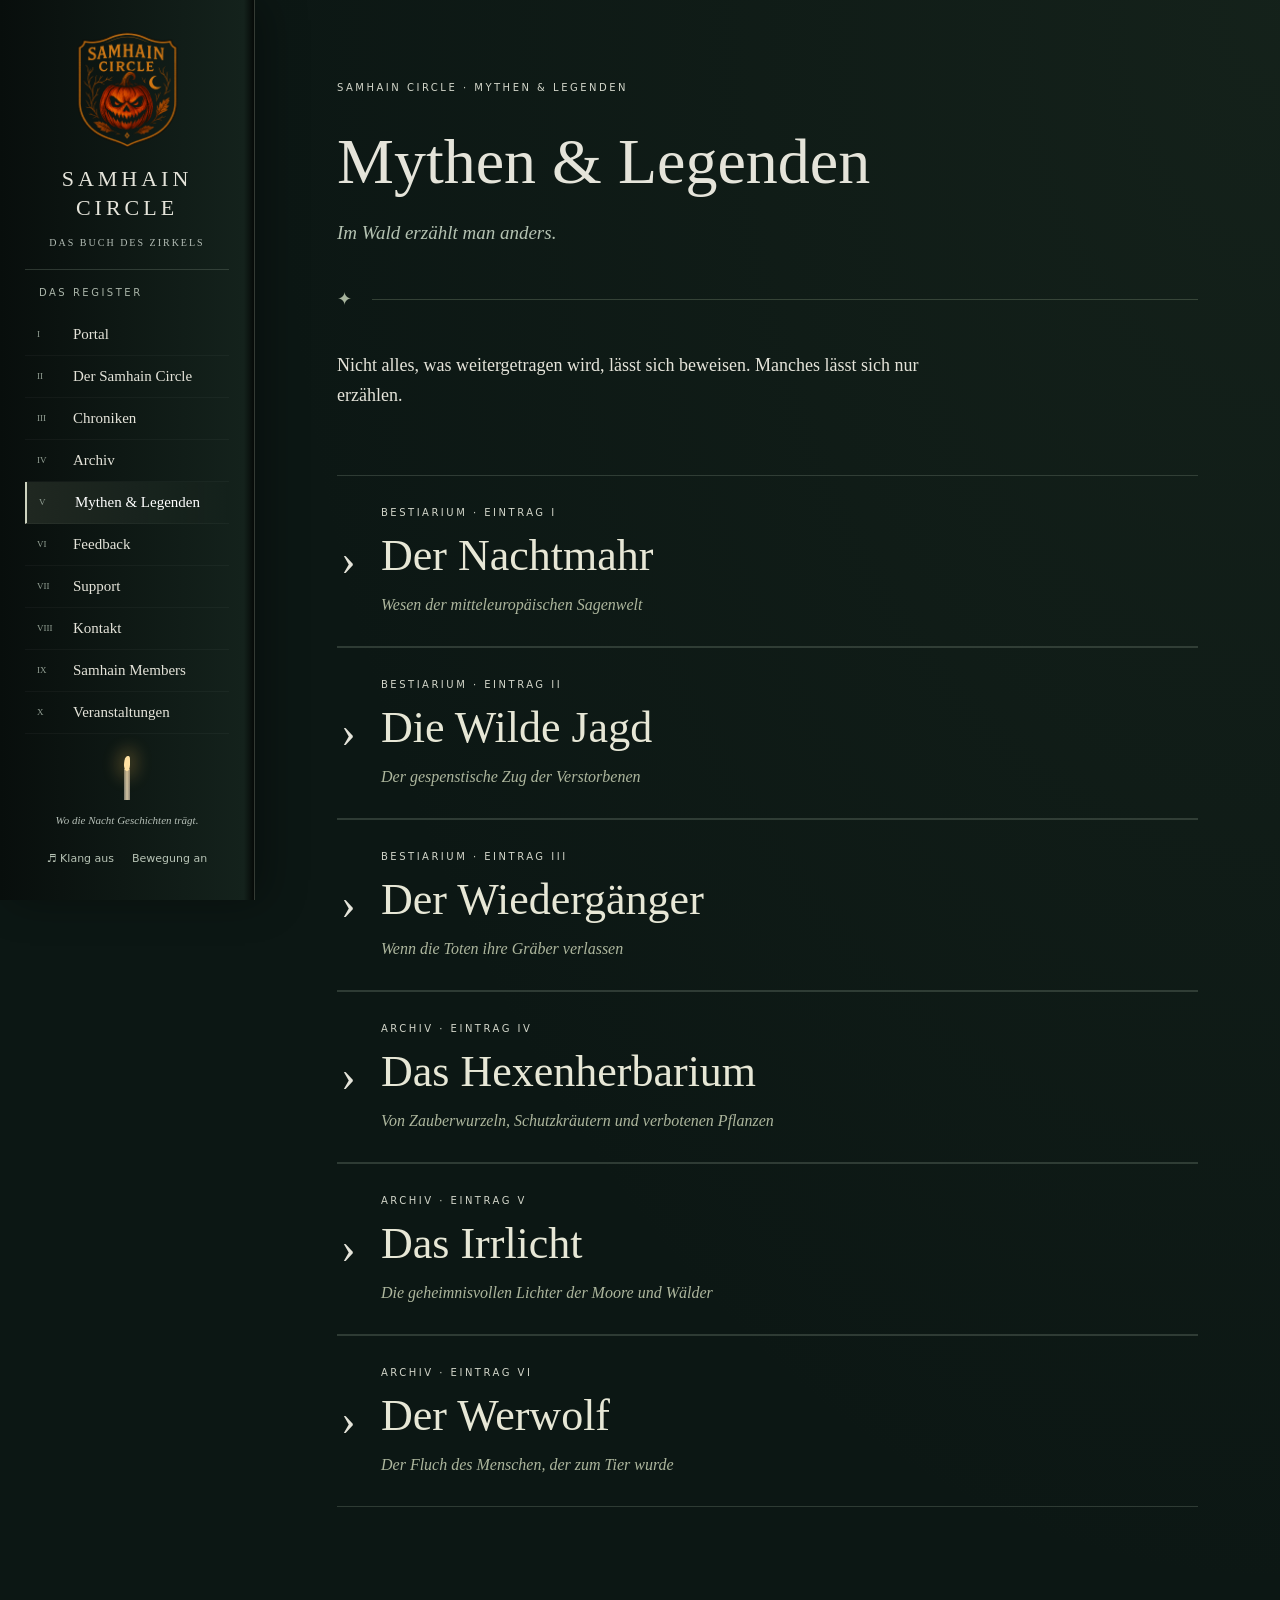
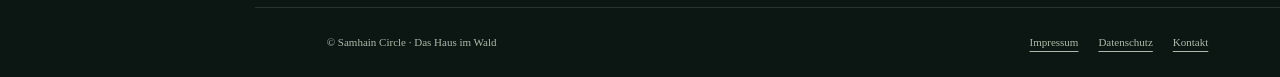
<file: mythen/index.html>
<!doctype html><html lang="de"><head><meta charset="utf-8"><meta name="viewport" content="width=device-width,initial-scale=1"><meta name="description" content="Nachtmahr, Wilde Jagd, Wiedergänger, Hexenherbarium, Irrlicht und Werwolf – europäische Sagen und Pflanzenmythen im Archiv des Samhain Zirkels."><meta name="theme-color" content="#0c1714"><title>Mythen &amp; Legenden · Samhain Circle</title><link rel="icon" href="../assets/favicon.svg" type="image/svg+xml"><link rel="stylesheet" href="../assets/style.css"><script src="../assets/config.js" defer></script><script src="../assets/app.js" defer></script><link rel="stylesheet" href="../assets/logo.css"><style>nav a span{flex-shrink:0}nav a{line-height:1.4}</style><style>.myth-intro{max-width:65ch;margin-bottom:4rem}.bestiary{scroll-margin-top:3rem;border-top:1px solid #61726466;padding-top:3rem}.myth-heading{max-width:74ch;margin:0 auto 2.5rem}.myth-heading h2{font-size:clamp(2.5rem,5vw,4.5rem);line-height:1.1;margin:.5rem 0 1rem}.myth-portrait{max-width:640px;margin:0 auto 3.5rem}.myth-portrait img{display:block;width:100%;height:auto;border:1px solid #a78a5266;box-shadow:0 15px 50px #0005}.myth-portrait figcaption{text-align:center;font-size:.85rem;letter-spacing:.08em;color:#adb69d;margin-top:1rem}.myth-prose{max-width:74ch;margin:0 auto;font-size:clamp(1.1rem,1.4vw,1.25rem);line-height:1.85}.myth-prose p{margin:0 0 1.4em}.myth-prose h3{font-size:clamp(1.6rem,2.5vw,2rem);line-height:1.35;margin:2.5em 0 1em;color:#e7e7d6}.myth-prose blockquote{margin:2rem 0;padding:.75rem 1.5rem;border-left:2px solid #a78a52;color:#d7c8a8;font-style:italic}.myth-prose blockquote p{margin:0}.myth-prose .myth-colophon{margin-top:3rem;font-style:italic;color:#b7c0aa}.myth-prose .myth-note{font-size:.95rem;line-height:1.7;padding-top:1.5rem;border-top:1px solid #61726466}.myth-chapter{padding-top:1.5rem}@media(max-width:680px){.bestiary{padding-top:2rem;scroll-margin-top:6rem}.myth-intro{margin-bottom:2.5rem}.myth-heading{margin-bottom:1.5rem}.myth-portrait{margin-bottom:2.5rem}.myth-prose{line-height:1.75}.myth-prose blockquote{padding:.5rem 1rem}.myth-portrait figcaption{font-size:.75rem}}.bestiary{padding:0;border-top:1px solid #61726466;border-bottom:1px solid #61726466}.myth-summary{display:flex;align-items:center;gap:1.25rem;padding:1.75rem .25rem;cursor:pointer;list-style:none}.myth-summary::-webkit-details-marker{display:none}.myth-summary::marker{content:""}.myth-summary:hover .myth-name{color:#d7c8a8}.myth-summary:focus-visible{outline:2px solid #d7c8a8;outline-offset:6px}.myth-arrow{font-size:2.75rem;line-height:1;flex:0 0 1.25rem;transition:transform .2s}.bestiary[open]>.myth-summary .myth-arrow{transform:rotate(90deg)}.myth-label{display:flex;flex-direction:column;gap:.5rem;min-width:0}.myth-name{font-size:clamp(1.8rem,3.5vw,2.75rem);line-height:1.2;color:#e7e7d6}.myth-subtitle{font-size:1rem;color:#adb69d;font-style:italic}.myth-content{padding:2rem 0}.myth-origin{max-width:74ch;margin:0 auto 2rem}.bestiary:not([open])>.myth-content{display:none}@media(max-width:680px){.bestiary{padding:0}.myth-summary{gap:.75rem;padding:1.5rem .25rem}.myth-content{padding-top:1.5rem}.myth-summary .eyebrow{font-size:.65rem}}@media(prefers-reduced-motion:reduce){.myth-arrow{transition:none}}</style></head><body><a class="skip" href="#inhalt">Zum Inhalt</a><aside class="register"><a class="brand" href="../index.html"><img class="brand-logo" src="../assets/samhain-logo.png" alt="" width="1024" height="1024"><strong>Samhain<br>Circle</strong><small>Das Buch des Zirkels</small></a><button class="menu-toggle" aria-expanded="false" aria-controls="register-nav">Buchregister <span>☰</span></button><nav id="register-nav" aria-label="Buchregister"><p class="eyebrow">Das Register</p><a href="../index.html" ><span>I</span>Portal</a><a href="../zirkel/index.html" ><span>II</span>Der Samhain Circle</a><a href="../chroniken/index.html" ><span>III</span>Chroniken</a><a href="../archiv/index.html" ><span>IV</span>Archiv</a><a href="../mythen/index.html" aria-current=page><span>V</span>Mythen & Legenden</a><a href="../feedback/index.html" ><span>VI</span>Feedback</a><a href="../vermaechtnis/index.html" ><span>VII</span>Support</a><a href="../kontakt/index.html" ><span>VIII</span>Kontakt</a><a href="https://members.samhaincircle.de/"><span>IX</span>Samhain Members</a><a href="../veranstaltungen/index.html"><span>X</span>Veranstaltungen</a></nav><div class="aside-bottom"><div class="candle" aria-hidden="true"><i></i></div><p>Wo die Nacht Geschichten trägt.</p><button class="sound" type="button" aria-pressed="false">♬ Klang aus</button><button class="motion" type="button" aria-pressed="false">Bewegung an</button></div></aside><main id="inhalt"><section class="page" id="fragment"><span class="eyebrow">Samhain Circle · Mythen &amp; Legenden</span><h1>Mythen &amp; Legenden</h1><p class="subtitle">Im Wald erzählt man anders.</p><div class="rule">✦</div><p class="lead myth-intro">Nicht alles, was weitergetragen wird, lässt sich beweisen. Manches lässt sich nur erzählen.</p><details class="bestiary" id="nachtmahr"><summary class="myth-summary"><span class="myth-arrow" aria-hidden="true">›</span><span class="myth-label"><span class="eyebrow">Bestiarium · Eintrag I</span><span class="myth-name">Der Nachtmahr</span><span class="myth-subtitle">Wesen der mitteleuropäischen Sagenwelt</span></span></summary><article class="myth-content" aria-label="Der Nachtmahr"><p class="eyebrow myth-origin">Aus dem Bestiarium des Samhain Zirkels</p><figure class="myth-portrait"><img src="../assets/nachtmahr.jpg" alt="Illustration eines gebeugten Nachtmahrs mit langen Klauen und geweihartigen Ästen, der sich über einen schlafenden Menschen beugt." width="1145" height="1374" fetchpriority="high"><figcaption>Der Nachtmahr · Bestiarium, Eintrag I</figcaption></figure><div class="myth-prose"><p>Der Nachtmahr, auch als Nachtmar, Mahr oder Alp bezeichnet, ist ein Wesen des europäischen Volksglaubens, dem seit Jahrhunderten die Fähigkeit zugeschrieben wird, schlafende Menschen heimzusuchen, ihre Träume zu beeinflussen und ihnen während der Nacht den Atem zu rauben. Besonders in den Überlieferungen des deutschsprachigen Raumes erscheint er als unheilvolle Gestalt, deren Anwesenheit mit bedrückenden Träumen, nächtlicher Bewegungsunfähigkeit und unerklärlichen Todesfällen in Verbindung gebracht wurde.</p><p>Die ältesten Vorstellungen vom Nachtmahr reichen weit in die vorchristliche Sagenwelt zurück. Seine genaue Herkunft ist ungeklärt, da sich die Beschreibungen regional unterscheiden und zahlreiche Überlieferungen erst Jahrhunderte nach ihrer Entstehung schriftlich festgehalten wurden.</p><p>In den Chroniken des Samhain Zirkels nimmt der Nachtmahr eine besondere Stellung ein. Dort wird er als eine Erscheinung beschrieben, die bereits zur Zeit der Gründung des Bundes im Schwarzwald bekannt gewesen sein soll.</p><h3>Erscheinungsbild</h3><p>Dem Nachtmahr wird keine unveränderliche körperliche Gestalt zugeschrieben. Während manche Überlieferungen ihn als schemenhaften Schatten beschreiben, erscheint er in anderen Berichten als ungewöhnlich großes, ausgemergeltes Wesen mit langen Gliedmaßen, einem gekrümmten Rücken und einem kaum erkennbaren Gesicht.</p><p>Seine Haut soll die Farbe verwitterten Holzes oder abgestorbener Pflanzen besitzen. Einige Darstellungen zeigen seinen Körper von Wurzeln, vertrocknetem Laub und dunklen Fasern bedeckt, während sich aus seinem Kopf knorrige, geweihartige Auswüchse erheben.</p><p>Besonders auffällig sind seine übermäßig langen Arme, deren schmale Finger in harten, klauenartigen Spitzen enden. Sein Körper erscheint häufig stark nach vorn gebeugt, sodass er sich nur mit Mühe aufrecht halten zu können scheint.</p><p>In mehreren Aufzeichnungen wird erwähnt, dass der Nachtmahr von einem tiefen, unregelmäßigen Atemgeräusch begleitet wird. Dieses soll häufig bereits zu hören sein, bevor das Wesen selbst sichtbar wird.</p><p>Sein Gesicht bleibt in den meisten Beschreibungen undeutlich. Augenzeugen berichten von tief liegenden Augenhöhlen und einem schmalen, länglichen Schädel, dessen Züge selbst aus nächster Nähe nur schwer zu erkennen seien.</p><h3>Verhalten und Eigenschaften</h3><p>Der Nachtmahr gilt als überwiegend nachtaktives Wesen, dessen Einfluss besonders während des Schlafes wirksam wird.</p><p>Nach volkstümlicher Vorstellung nähert er sich seinen Opfern zunächst unbemerkt und verharrt längere Zeit in deren unmittelbarer Umgebung. Seine Anwesenheit soll sich durch eine ungewöhnliche Kälte, leise Schritte oder das Gefühl bemerkbar machen, von einer unsichtbaren Gestalt beobachtet zu werden.</p><p>Im weiteren Verlauf treten häufig wiederkehrende Albträume auf, in denen die Betroffenen dunkle Räume, unbekannte Gestalten oder eine drohende Gefahr wahrnehmen.</p><p>Als charakteristisches Merkmal gilt die sogenannte Mahrbedrückung. Dabei empfinden die Schlafenden ein schweres Gewicht auf ihrer Brust und sind vorübergehend unfähig, sich zu bewegen oder um Hilfe zu rufen.</p><p>In der modernen Schlafforschung lassen sich solche Erlebnisse häufig durch Schlafparalyse erklären, bei der das Bewusstsein bereits erwacht ist, während die während des REM-Schlafes auftretende Muskelhemmung noch anhält.</p><p>Die historischen Überlieferungen deuten diese Erscheinung hingegen als unmittelbaren Angriff des Nachtmahrs.</p><p>Einigen Sagen zufolge verstärkt sich sein Einfluss mit jeder weiteren Heimsuchung. Die Betroffenen leiden zunehmend unter Schlaflosigkeit, Erschöpfung und einer anhaltenden Furcht vor dem Einschlafen.</p><p>In besonders düsteren Berichten wird behauptet, dass der Nachtmahr seine Opfer so lange heimsuche, bis diese schließlich nicht mehr aus ihrem Schlaf erwachen.</p><h3>Herkunft und Überlieferungen im Schwarzwald</h3><p>Der Schwarzwald nimmt innerhalb der Überlieferungen des Samhain Zirkels eine besondere Stellung ein.</p><p>In den ältesten erhaltenen Chroniken aus dem Jahre 1748 finden sich Berichte über mehrere unerklärliche nächtliche Todesfälle in einem abgelegenen Waldgebiet. Die Betroffenen sollen zuvor von ähnlichen Träumen berichtet haben, in denen eine dunkle Gestalt an ihren Betten erschien.</p><p>Nach den Aufzeichnungen wurden die Erscheinungen zunächst als gewöhnliche Albträume betrachtet. Erst als mehrere Bewohner unabhängig voneinander dieselben Beobachtungen schilderten, begann man, einen Zusammenhang zwischen den Vorfällen zu vermuten.</p><p>Die Berichte erwähnen außerdem ungewöhnliche Geräusche in verschlossenen Räumen, unerklärliche Bewegungen von Gegenständen und das Auftreten einer fremdartigen Gestalt, deren Körperbau keiner bekannten menschlichen Erscheinung entsprach.</p><p>Ob es sich bei diesen Ereignissen tatsächlich um die Begegnung mit einem Nachtmahr gehandelt haben soll, bleibt ungeklärt.</p><p>Bemerkenswert ist jedoch, dass die Gründung des Samhain Zirkels zeitlich mit diesen Vorfällen zusammenfällt.</p><p>Einige spätere Chronisten vermuteten deshalb, dass der ursprüngliche Bund gegründet wurde, um das Wissen über diese Erscheinung zu bewahren und eine erneute Heimsuchung zu verhindern.</p><h3>Verbindung zum Samhain Zirkel</h3><p>Innerhalb der Überlieferungen des Zirkels wird der Nachtmahr nicht ausschließlich als gewöhnlicher Traumgeist betrachtet.</p><p>Ein beschädigtes Dokument aus dem achtzehnten Jahrhundert beschreibt ihn als eine Erscheinung, deren Einfluss zunächst auf den Schlaf beschränkt sei, die jedoch unter bestimmten Umständen auch außerhalb der Traumwelt wahrgenommen werden könne.</p><p>Die betreffende Aufzeichnung enthält eine Warnung:</p><blockquote><p>„Wo er einmal Einlass gefunden hat, wird der Schlaf selbst zum Wege seiner Wiederkehr.“</p></blockquote><p>Ein weiterer Bericht deutet darauf hin, dass die jährlichen Zusammenkünfte des Zirkels ursprünglich dem Zweck dienten, eine erneute Ausbreitung der Erscheinungen zu verhindern.</p><p>Welche Bedeutung dabei den alten Zeichen, den überlieferten Schutzbräuchen und dem gemeinsamen Schwur der Mitglieder zukam, lässt sich aus den erhaltenen Dokumenten nicht eindeutig bestimmen.</p><p>Besonders auffällig ist die wiederkehrende Erwähnung einer Versammlung, bei der sämtliche Mitglieder anwesend sein sollten.</p><p>Nach einer Überlieferung aus dem Jahre 1748 soll der Einfluss des Nachtmahrs während einer solchen Zusammenkunft vorübergehend nachgelassen haben.</p><p>Andere Berichte behaupten hingegen, dass gerade die Anwesenheit des versammelten Zirkels die Aufmerksamkeit des Wesens auf sich gezogen habe.</p><p>Dieser Widerspruch konnte bislang nicht aufgeklärt werden.</p><h3>Schutzmaßnahmen</h3><p>In der europäischen Volksüberlieferung existieren zahlreiche Bräuche, die vor den nächtlichen Heimsuchungen eines Nachtmahrs schützen sollten.</p><p>Dazu gehören insbesondere das Anbringen von Eisen über dem Bett, das Aufhängen bestimmter Kräuter und das Zeichnen von Schutzsymbolen an Türen und Fenstern.</p><p>Auch dem Beifuß, dem Wacholder und verschiedenen dornigen Pflanzen wurden in regionalen Überlieferungen schützende Eigenschaften zugeschrieben.</p><p>In den Chroniken des Samhain Zirkels finden sich Hinweise auf ähnliche Maßnahmen. Besonders häufig werden getrocknete Kräuterbündel, eiserne Gegenstände und das alte Zeichen des Bundes erwähnt.</p><p>Ob diese Bräuche ursprünglich zur Abwehr des Nachtmahrs dienten oder lediglich Bestandteil allgemeiner Schutzrituale waren, ist nicht überliefert.</p><p>Die ältesten Dokumente weisen jedoch darauf hin, dass die Wirksamkeit einzelner Maßnahmen als begrenzt angesehen wurde.</p><p>Demnach galt nicht das bloße Vorhandensein eines Schutzzeichens als entscheidend, sondern die Einhaltung eines Schwures, dessen vollständiger Wortlaut heute nicht mehr bekannt ist.</p><h3>Das Erwachen im Jahre 2026</h3><p>In den jüngsten Aufzeichnungen des Samhain Zirkels werden erneut Ereignisse beschrieben, die auffällige Ähnlichkeiten mit den Berichten aus dem Jahre 1748 aufweisen.</p><p>Mehrere Mitglieder sollen unabhängig voneinander über wiederkehrende Albträume, nächtliche Bewegungsunfähigkeit und die Wahrnehmung einer dunklen Gestalt berichtet haben.</p><p>Gleichzeitig wurden im alten Versammlungshaus ungewöhnliche Geräusche und Erscheinungen beobachtet, die sich mit den überlieferten Beschreibungen des Nachtmahrs in Verbindung bringen lassen.</p><p>Besondere Aufmerksamkeit erregte dabei die angebliche Sichtung einer hochgewachsenen, stark gebeugten Gestalt im oberen Stockwerk des Hauses während der Samhainnacht.</p><p>Ob diese Erscheinung tatsächlich mit den historischen Berichten in Zusammenhang steht, ist Gegenstand weiterer Untersuchungen innerhalb des Zirkels.</p><p>Die jüngsten Ereignisse werfen insbesondere die Frage auf, ob der Nachtmahr ausschließlich während des Schlafes wirksam werden kann oder ob die alten Überlieferungen lediglich eine frühe Phase seiner Erscheinung beschreiben.</p><p>Eine abschließende Beurteilung liegt bislang nicht vor.</p><h3>Anmerkung aus den Chroniken des Zirkels</h3><p>Die vorliegenden Beschreibungen beruhen auf historischen Überlieferungen, mündlichen Berichten und den erhaltenen Aufzeichnungen des Samhain Zirkels. Eine eindeutige Bestimmung des Wesens ist aufgrund der widersprüchlichen Quellenlage nicht möglich.</p><p>In einer der ältesten Chroniken findet sich jedoch eine Warnung, die in nahezu unveränderter Form über mehrere Generationen weitergegeben wurde:</p><blockquote><p>„Hütet euch vor der Nacht, in der ihr nicht mehr schlafen müsst, um ihn zu sehen.“</p></blockquote><p class="myth-colophon">Archiv des Samhain Zirkels – Bestiarium, Eintrag I: Der Nachtmahr</p><p class="note myth-note">Hinweis: Die allgemeinen Angaben zum Nachtmahr und zur Schlafparalyse orientieren sich an tatsächlichen volkskundlichen Vorstellungen beziehungsweise medizinischen Erkenntnissen. Die Schwarzwald-Ereignisse von 1748, die Chroniken und die Verbindung zum Samhain Zirkel sind Teil unserer erfundenen Geschichte.</p><p class="myth-chapter"><a href="../chroniken/index.html#kapitel-1">Zur Chronik: Kapitel I – Das Erwachen →</a></p></div></article></details><details class="bestiary" id="wilde-jagd"><summary class="myth-summary"><span class="myth-arrow" aria-hidden="true">›</span><span class="myth-label"><span class="eyebrow">Bestiarium · Eintrag II</span><span class="myth-name">Die Wilde Jagd</span><span class="myth-subtitle">Der gespenstische Zug der Verstorbenen</span></span></summary><article class="myth-content" aria-label="Die Wilde Jagd"><p class="eyebrow myth-origin">Aus dem Bestiarium des Samhain Zirkels</p><figure class="myth-portrait"><img src="../assets/wilde-jagd.jpg" alt="Illustration eines gespenstischen Jagdzuges mit Reitern, Hunden und einem hornblasenden Anführer über einem nächtlichen Wald." width="1536" height="1024" loading="lazy" decoding="async"><figcaption>Die Wilde Jagd · Bestiarium, Eintrag II</figcaption></figure><div class="myth-prose"><p>Die Wilde Jagd, auch als Wütendes Heer, Wilde Heerfahrt oder Geisterjagd bezeichnet, ist eine der bekanntesten Erscheinungen der mittel- und nordeuropäischen Sagenwelt. Der Überlieferung nach handelt es sich um einen gespenstischen Jagdzug, der während bestimmter Nächte durch die Wälder oder über den Himmel zieht. Begleitet von heulenden Hunden, schauerlichen Hornsignalen und den Stimmen längst Verstorbener soll die Wilde Jagd vor allem in den dunklen Wintermonaten erscheinen.</p><p>In zahlreichen regionalen Sagen gilt ihre Ankunft als Vorzeichen von Unheil, Krankheit oder Tod. Wer den nächtlichen Zug beobachtet oder sich ihm entgegenstellt, soll Gefahr laufen, von den Geistern mitgerissen zu werden und für immer aus der Welt der Lebenden zu verschwinden.</p><p>Die Ursprünge dieser Überlieferung reichen weit zurück. Bereits mittelalterliche Quellen berichten von nächtlichen Geisterheeren, deren Erscheinung mit übernatürlichen Mächten in Verbindung gebracht wurde. Im Laufe der Jahrhunderte vermischten sich ältere Glaubensvorstellungen mit christlichen Deutungen und regionalen Erzählungen, sodass sich zahlreiche unterschiedliche Beschreibungen der Wilden Jagd entwickelten.</p><p>Auch in den Überlieferungen des Schwarzwaldes finden sich Geschichten über geisterhafte Jagdgesellschaften, die während stürmischer Nächte durch die Wälder ziehen sollen.</p><h3>Erscheinungsbild</h3><p>Die Wilde Jagd wird gewöhnlich als eine größere Gesellschaft gespenstischer Gestalten beschrieben, die zu Pferd, zu Fuß oder auf ungewöhnliche Weise durch die Luft ziehen.</p><p>An ihrer Spitze befindet sich häufig ein geheimnisvoller Anführer, dessen Erscheinung sich je nach regionaler Überlieferung unterscheidet. Manche Sagen beschreiben ihn als hochgewachsenen Reiter in dunkler Kleidung, andere als geisterhafte Gestalt mit einem verwitterten Gesicht, einem langen Mantel und einem Jagdhorn.</p><p>In einigen Darstellungen trägt der Anführer ein Geweih oder einen mit Hörnern geschmückten Kopfschmuck. Seine Gestalt erinnert dabei an die alten Vorstellungen eines übernatürlichen Herrn der Wälder.</p><p>Ihm folgen zahlreiche Reiter, deren Pferde mitunter als skelettartige oder schattenhafte Wesen beschrieben werden. Zwischen ihnen bewegen sich große Jagdhunde, deren Augen im Dunkeln glühen und deren Heulen weithin durch die Wälder hallen soll.</p><p>Die Mitglieder des Zuges erscheinen häufig in zerrissenen Gewändern, verrosteten Rüstungen oder altertümlicher Jagdkleidung. Einige tragen Fackeln, andere lange Speere oder zerfetzte Banner, die selbst bei völliger Windstille in Bewegung bleiben.</p><p>Nicht immer wird die Wilde Jagd tatsächlich gesehen. In zahlreichen Berichten kündigt sie sich ausschließlich durch Geräusche an, die zunächst aus großer Entfernung zu kommen scheinen.</p><p>Besonders häufig werden das Bellen zahlreicher Hunde, das Schlagen von Hufen, das Knacken brechender Äste und das tiefe Dröhnen eines Jagdhorns erwähnt.</p><p>Mitunter soll der gesamte Zug innerhalb weniger Augenblicke vorüberziehen, während andere Überlieferungen davon berichten, dass seine Geräusche über Stunden hinweg zu hören sind, ohne dass sich ihre Quelle bestimmen lässt.</p><h3>Verhalten und Eigenschaften</h3><p>Der Wilden Jagd wird zugeschrieben, während bestimmter Nächte auf festgelegten, für gewöhnliche Menschen unsichtbaren Wegen durch die Landschaft zu ziehen.</p><p>Besonders häufig soll sie während der Rauhnächte, also in der Zeit um den Jahreswechsel, erscheinen. In einigen regionalen Überlieferungen werden jedoch auch andere Nächte des Herbstes und Winters genannt, in denen die Grenzen zwischen der Welt der Lebenden und jener der Verstorbenen als besonders durchlässig galten.</p><p>Die Erscheinung wird meist mit starken Stürmen, ungewöhnlichen Wetterverhältnissen und plötzlichen Veränderungen der nächtlichen Umgebung in Verbindung gebracht.</p><p>Der Legende nach kann die Wilde Jagd sowohl am Himmel als auch unmittelbar über dem Waldboden erscheinen. Ihre Reiter sollen weder durch steile Abhänge noch durch dichte Wälder aufgehalten werden und mitunter ganze Täler innerhalb weniger Augenblicke durchqueren.</p><p>Menschen, die der Wilden Jagd begegnen, werden in den Überlieferungen häufig vor jeder Annäherung gewarnt.</p><p>Wer den Zug verspottet, seinen Weg kreuzt oder versucht, einen der Geister anzusprechen, soll mit schwerem Unglück rechnen müssen. Manche Sagen berichten von Menschen, die von den Reitern fortgetragen wurden und erst nach Jahren zurückkehrten, während andere für immer verschwunden blieben.</p><p>In einigen Erzählungen wird die Wilde Jagd allerdings auch als eine Erscheinung beschrieben, die jene verschont, die ihr mit Respekt begegnen und sich rechtzeitig in Sicherheit bringen.</p><p>Besonders verbreitet war deshalb die Warnung, bei den ersten Anzeichen des gespenstischen Zuges sämtliche Fenster und Türen zu schließen und das Haus bis zum Morgengrauen nicht mehr zu verlassen.</p><h3>Ursprung und historische Überlieferungen</h3><p>Die Herkunft der Wilden Jagd lässt sich nicht auf eine einzelne Sage oder einen bestimmten Ort zurückführen.</p><p>Vielmehr handelt es sich um einen weitverbreiteten europäischen Sagenkomplex, der über Jahrhunderte hinweg unterschiedliche Gestalten angenommen hat.</p><p>Bereits im Mittelalter finden sich Berichte über nächtliche Geisterheere, die als Erscheinungen verstorbener Menschen gedeutet wurden. Besonders bekannt ist die Überlieferung vom sogenannten Heer des Herla, die im zwölften Jahrhundert schriftlich festgehalten wurde.</p><p>In späteren Jahrhunderten wurde die Wilde Jagd mit verschiedenen mythologischen und sagenhaften Gestalten verbunden.</p><p>In Teilen Nord- und Mitteleuropas erscheint der germanische Gott Wodan beziehungsweise Odin als möglicher Anführer des Zuges. Andere regionale Überlieferungen nennen Frau Holle, Perchta oder verschiedene historische und sagenhafte Jägergestalten.</p><p>Die Vorstellung, sämtliche Überlieferungen gingen unmittelbar auf einen einheitlichen vorchristlichen Kult zurück, ist in der Forschung umstritten.</p><p>Gemeinsam ist den unterschiedlichen Erzählungen jedoch das Bild einer übernatürlichen Gesellschaft, deren Erscheinen die gewohnte Ordnung der menschlichen Welt für kurze Zeit außer Kraft setzt.</p><p>Besonders in waldreichen Gegenden entwickelte sich daraus die Vorstellung eines gespenstischen Jagdzuges, der mit Sturm und Unwetter durch die nächtliche Landschaft zieht.</p><h3>Die Wilde Jagd im Schwarzwald</h3><p>Der Schwarzwald besitzt eine lange Tradition von Sagen über unheimliche Jäger, ruhelose Geister und nächtliche Erscheinungen.</p><p>Die abgelegenen Täler, ausgedehnten Wälder und häufig auftretenden Nebelbänke bildeten den Hintergrund zahlreicher Erzählungen, die über Generationen mündlich weitergegeben wurden.</p><p>In verschiedenen regionalen Überlieferungen wird von einem geisterhaften Jäger berichtet, dessen Horn während stürmischer Nächte zwischen den bewaldeten Hängen erklingen soll.</p><p>Seine Erscheinung wird gelegentlich von einer Schar unsichtbarer Hunde begleitet, deren Bellen zunächst aus weiter Ferne zu hören ist und sich innerhalb kürzester Zeit zu einem ohrenbetäubenden Lärm steigert.</p><p>Wer sich während einer solchen Nacht allein im Wald befindet, soll nach altem Glauben weder auf die Rufe antworten noch versuchen, den Ursprung der Geräusche zu ergründen.</p><p>In manchen Erzählungen verstummen die Hunde plötzlich, sobald sich der gespenstische Zug einem Menschen nähert. Darauf folgt eine Stille, die als besonders gefährliches Vorzeichen gilt.</p><p>Erst wenn das Jagdhorn erneut erklingt und sich die Geräusche langsam entfernen, soll die Gefahr vorüber sein.</p><p>Die unterschiedlichen Berichte lassen offen, ob die Wilde Jagd als Zug verstorbener Seelen, als Gefolge eines übernatürlichen Jägers oder als Erscheinung einer älteren Macht verstanden wurde.</p><h3>Verbindung zum Samhain Zirkel</h3><p>Innerhalb der Überlieferungen des Samhain Zirkels finden sich vereinzelte Hinweise auf Erscheinungen, die mit der Wilden Jagd in Verbindung gebracht werden könnten.</p><p>In einer beschädigten Aufzeichnung aus der zweiten Hälfte des achtzehnten Jahrhunderts wird von einer ungewöhnlichen Nacht im Schwarzwald berichtet, während der mehrere Bewohner eines abgelegenen Tales das Geräusch zahlreicher Pferde und Hunde vernommen haben sollen.</p><p>Obwohl die Geräusche deutlich aus dem umliegenden Wald zu kommen schienen, konnten am folgenden Morgen keinerlei Spuren gefunden werden.</p><p>Besondere Aufmerksamkeit erregte dabei die Aussage, dass während der gesamten Nacht kein Wind geweht habe, obwohl das Rauschen der Bäume und das Brechen schwerer Äste weithin zu hören gewesen seien.</p><p>Ein weiterer Bericht erwähnt ein einzelnes Hornsignal, das unmittelbar vor dem Morgengrauen erklungen sein soll.</p><p>Die Aufzeichnung endet mit einer Warnung, die offenbar aus einer älteren Überlieferung übernommen wurde:</p><blockquote><p>„Wenn die Hörner durch die Wälder hallen und die Hunde der Toten ihre Stimmen erheben, so verschließe dein Haus und halte das Feuer am Leben. Denn wer dem Zuge folgt, wird seinen Weg unter den Lebenden nicht wiederfinden.“</p></blockquote><p>Ob die Gründer des Zirkels selbst Zeugen einer solchen Erscheinung wurden, lässt sich aus den erhaltenen Dokumenten nicht eindeutig bestimmen.</p><p>Die Chroniken enthalten jedoch mehrere Hinweise darauf, dass die ersten Mitglieder den nächtlichen Wäldern des Schwarzwaldes mit besonderer Vorsicht begegneten.</p><p>Einige spätere Aufzeichnungen vermuten, dass die Wilde Jagd zu jenen Erscheinungen gehörte, deren Beobachtung und Dokumentation ursprünglich zu den Aufgaben des Bundes zählten.</p><p>Ein unmittelbarer Zusammenhang zwischen der Wilden Jagd und dem Nachtmahr ist in den erhaltenen Chroniken bislang nicht belegt.</p><h3>Schutzmaßnahmen und überlieferte Warnungen</h3><p>Die Volksüberlieferungen nennen verschiedene Verhaltensweisen, die Menschen vor einer Begegnung mit der Wilden Jagd schützen sollten.</p><p>Als besonders wichtig galt es, während ihres Vorüberziehens das Haus nicht zu verlassen und sämtliche Türen und Fenster geschlossen zu halten.</p><p>Auch das Entzünden von Kerzen, das Aufrechterhalten des Herdfeuers und das Anbringen religiöser oder volkstümlicher Schutzzeichen wurden in manchen Regionen empfohlen.</p><p>Wer sich bereits im Freien befand, sollte nach einigen Sagen flach auf dem Boden liegen bleiben oder abseits des Weges Schutz suchen, bis der gespenstische Zug vorübergezogen war.</p><p>Andere Überlieferungen warnten ausdrücklich davor, die Wilde Jagd anzurufen, ihren Geräuschen nachzugehen oder die vorbeiziehenden Gestalten zu zählen.</p><p>Besonders gefürchtet war der Versuch, einem der Reiter etwas zuzurufen.</p><p>Einige Sagen berichten, dass Menschen, die sich über die Erscheinung lustig machten, am folgenden Morgen fremdartige Gegenstände vor ihren Türen fanden oder in den darauffolgenden Nächten selbst von den Geistern verfolgt wurden.</p><p>Die überlieferten Schutzmaßnahmen unterscheiden sich regional erheblich und besitzen keinen nachgewiesenen übernatürlichen Hintergrund.</p><p>Innerhalb der Chroniken des Samhain Zirkels findet sich jedoch eine bemerkenswerte Ergänzung:</p><blockquote><p>„Wer das Horn hört, soll nicht nach dem Jäger suchen. Wer die Hunde hört, soll nicht nach ihnen rufen. Und wer seinen eigenen Namen zwischen den Stimmen vernimmt, soll schweigen, bis der Morgen kommt.“</p></blockquote><h3>Bedeutung innerhalb der Überlieferungen</h3><p>Die Wilde Jagd nimmt innerhalb der europäischen Sagenwelt eine besondere Stellung ein, da sie nicht ausschließlich als einzelne übernatürliche Erscheinung verstanden wird.</p><p>Vielmehr verkörpert sie in zahlreichen Überlieferungen die Vorstellung einer ruhelosen Gemeinschaft Verstorbener, die während bestimmter Nächte in die Welt der Lebenden zurückkehrt.</p><p>Ihr Auftreten wurde häufig mit dem Wechsel der Jahreszeiten, der Dunkelheit des Winters und der Furcht vor dem Unbekannten verbunden.</p><p>Während der Nachtmahr seine Opfer im Schlaf heimsucht und sich durch eine unmittelbare, bedrückende Nähe bemerkbar macht, erscheint die Wilde Jagd als gewaltiger, unaufhaltsamer Zug, dessen Ankunft bereits aus großer Entfernung zu hören sein soll.</p><p>Gerade diese Eigenschaft macht sie zu einer der eindrucksvollsten Erscheinungen des europäischen Volksglaubens.</p><p>Denn nach den alten Erzählungen beginnt die Begegnung mit der Wilden Jagd lange bevor ihre Reiter sichtbar werden.</p><p>Zunächst hört man lediglich den Wind zwischen den Bäumen.</p><p>Dann das ferne Bellen eines Hundes.</p><p>Und schließlich, aus einer Richtung, in der seit vielen Jahren kein Weg mehr durch den Wald führt, das tiefe, langgezogene Signal eines Jagdhorns.</p><h3>Anmerkung aus den Chroniken des Zirkels</h3><p>Die vorliegenden Beschreibungen beruhen auf europäischen Volksüberlieferungen, regionalen Sagen und den erhaltenen Aufzeichnungen des Samhain Zirkels. Die Herkunft und das Wesen der Wilden Jagd sind Gegenstand unterschiedlicher Deutungen.</p><p>In einem der ältesten Dokumente des Bundes findet sich eine Warnung, deren Ursprung nicht mehr bestimmt werden kann:</p><blockquote><p>„Wenn die Jagd durch die Wälder zieht, verschließe deine Türen. Denn nicht jeder, der ihrem Ruf folgt, gehört bereits zu den Toten.“</p></blockquote><p class="myth-colophon">Archiv des Samhain Zirkels – Bestiarium, Eintrag II: Die Wilde Jagd</p><p class="note myth-note">Hinweis: Die Wilde Jagd gehört zur europäischen Sagenwelt. Die Aufzeichnungen und die Verbindung zum Samhain Zirkel sind Teil unserer erfundenen Geschichte.</p></div></article></details><details class="bestiary" id="wiedergaenger"><summary class="myth-summary"><span class="myth-arrow" aria-hidden="true">›</span><span class="myth-label"><span class="eyebrow">Bestiarium · Eintrag III</span><span class="myth-name">Der Wiedergänger</span><span class="myth-subtitle">Wenn die Toten ihre Gräber verlassen</span></span></summary><article class="myth-content" aria-label="Der Wiedergänger"><p class="eyebrow myth-origin">Aus dem Bestiarium des Samhain Zirkels</p><figure class="myth-portrait"><img src="../assets/wiedergaenger.jpg" alt="Illustration eines verwesten Wiedergängers, der sich bei Mondlicht zwischen Grabsteinen aus der Erde erhebt; im Hintergrund steht eine Kapelle." width="1536" height="1024" loading="lazy" decoding="async"><figcaption>Der Wiedergänger · Bestiarium, Eintrag III</figcaption></figure><div class="myth-prose"><p>Der Wiedergänger bezeichnet im europäischen Volksglauben einen Verstorbenen, der nach seinem Tod in die Welt der Lebenden zurückkehrt. Anders als ein gewöhnlicher Geist, der meist als körperlose Erscheinung beschrieben wird, kann der Wiedergänger nach zahlreichen Überlieferungen seine ursprüngliche körperliche Gestalt bewahren und sich unter den Lebenden bewegen.</p><p>Besonders im mittelalterlichen und frühneuzeitlichen Europa war die Vorstellung verbreitet, dass bestimmte Verstorbene keine Ruhe in ihren Gräbern finden konnten. Ihnen wurde nachgesagt, nachts ihre ehemaligen Wohnstätten aufzusuchen, Angehörige heimzusuchen oder durch ihr Erscheinen Krankheit und Unglück über ganze Ortschaften zu bringen.</p><p>Die Ursachen einer solchen Wiederkehr wurden unterschiedlich erklärt. Während einige Überlieferungen von ungesühnten Verbrechen und gebrochenen Schwüren berichten, führen andere die Erscheinung auf einen gewaltsamen Tod, einen Fluch oder eine fehlerhafte Bestattung zurück.</p><p>In den Chroniken des Samhain Zirkels werden Wiedergänger als besonders gefürchtete Erscheinungen beschrieben, da ihre Rückkehr häufig erst bemerkt worden sein soll, nachdem sich bereits mehrere unerklärliche Ereignisse zugetragen hatten.</p><h3>Erscheinungsbild</h3><p>Das Erscheinungsbild eines Wiedergängers unterscheidet sich je nach Alter und Herkunft der Überlieferung erheblich.</p><p>In manchen Berichten erscheint der Verstorbene nahezu unverändert und trägt noch jene Kleidung, in der er bestattet wurde. Andere Beschreibungen schildern einen Körper, an dem die Spuren des Todes deutlich sichtbar geworden sind.</p><p>Die Haut wird häufig als ungewöhnlich blass, grau oder dunkel verfärbt beschrieben. Das Gesicht erscheint eingefallen, die Augen liegen tief in ihren Höhlen, und die Bewegungen wirken langsam und schwerfällig.</p><p>Besonders alte Darstellungen zeigen Wiedergänger mit verwesenden Gesichtszügen, beschädigten Gliedmaßen und zerfallenen Gewändern, an denen noch Reste von Erde und Grabtüchern haften.</p><p>Einigen Überlieferungen zufolge verströmen sie einen unangenehmen Geruch nach feuchter Erde und Verwesung, der ihre Anwesenheit bereits ankündigen kann, bevor sie sichtbar werden.</p><p>Andere Berichte behaupten hingegen, dass ein Wiedergänger zunächst vollkommen lebendig erscheinen könne. Erst bei genauerer Betrachtung sollen ungewöhnliche Merkmale auffallen, etwa eine unnatürliche Kälte des Körpers, starre Gesichtszüge oder das vollständige Fehlen eines Atemgeräusches.</p><p>In den älteren Sagen werden Wiedergänger keineswegs immer als verweste Leichname dargestellt. Mitunter erscheinen sie in der Gestalt, die sie unmittelbar vor ihrem Tod besaßen, wodurch ihre Wiederkehr für Angehörige besonders verstörend gewesen sein soll.</p><h3>Verhalten und Eigenschaften</h3><p>Wiedergänger werden überwiegend mit nächtlichen Erscheinungen in Verbindung gebracht.</p><p>Nach volkstümlicher Vorstellung verlassen sie ihre Gräber nach Einbruch der Dunkelheit und kehren an Orte zurück, die für sie zu Lebzeiten von besonderer Bedeutung waren.</p><p>Häufig handelt es sich dabei um das ehemalige Wohnhaus, den Ort ihres Todes oder die Umgebung ihres Grabes.</p><p>In zahlreichen Erzählungen beginnt eine Heimsuchung mit ungewöhnlichen Geräuschen. Bewohner hören schwere Schritte vor der Haustür, ein wiederholtes Klopfen an den Fenstern oder das langsame Öffnen einer Tür, obwohl sich niemand im Haus befindet.</p><p>Besonders gefürchtet war die Vorstellung, dass ein Wiedergänger seine ehemaligen Angehörigen beim Namen rufen könne.</p><p>Manche Überlieferungen warnen davor, auf solche Rufe zu antworten, da dies dem Verstorbenen angeblich den Zutritt zum Haus ermögliche.</p><p>Andere Berichte schildern Wiedergänger, die sich nachts auf die Brust schlafender Menschen legen, ihnen die Lebenskraft entziehen oder sie durch ihre bloße Anwesenheit krank machen.</p><p>Diese Eigenschaften überschneiden sich teilweise mit den Vorstellungen vom Nachtmahr und anderen nächtlichen Spukgestalten.</p><p>Nicht jeder Wiedergänger gilt jedoch als bösartig. In einigen Sagen kehren Verstorbene zurück, um eine unerfüllte Verpflichtung zu erfüllen, einen verborgenen Gegenstand wiederzufinden oder auf ein Unrecht aufmerksam zu machen.</p><p>Erst wenn die Ursache ihrer Unruhe beseitigt wurde, sollen sie endgültig Ruhe finden können.</p><h3>Ursprung und historische Überlieferungen</h3><p>Der Glaube an die Rückkehr Verstorbener gehört zu den ältesten überlieferten Vorstellungen der Menschheitsgeschichte.</p><p>Bereits in der Antike finden sich Erzählungen über Tote, die ihre Gräber verlassen oder den Lebenden erscheinen. Im mittelalterlichen Europa entwickelte sich daraus eine Vielzahl regionaler Sagen, in denen körperlich wiederkehrende Verstorbene eine bedeutende Rolle spielten.</p><p>Besonders bekannt sind Berichte aus dem zwölften Jahrhundert, in denen englische Chronisten von Toten erzählten, die nachts umhergingen und die Bewohner ganzer Ortschaften in Angst versetzten.</p><p>Der Chronist Wilhelm von Newburgh beschrieb beispielsweise mehrere Fälle angeblicher Wiederkehrer, deren Erscheinen mit Krankheit, Todesfällen und ungewöhnlichen Vorgängen an ihren Begräbnisstätten in Verbindung gebracht wurde.</p><p>Auch im deutschsprachigen Raum existierten zahlreiche Vorstellungen über ruhelose Tote.</p><p>Dabei wurde zwischen körperlichen Wiedergängern, gespenstischen Erscheinungen und sogenannten Nachzehrern unterschieden.</p><p>Letzteren schrieb man zu, nach ihrem Tod im Grab eine schädliche Wirkung auf ihre noch lebenden Angehörigen auszuüben. In manchen Regionen glaubte man, sie würden an ihren Leichentüchern kauen und dadurch Krankheit oder Tod unter den Hinterbliebenen verbreiten.</p><p>Solche Vorstellungen standen häufig im Zusammenhang mit Epidemien, unerklärlichen Todesfällen und einem unzureichenden Verständnis natürlicher Verwesungsprozesse.</p><p>Die Berichte sind deshalb als Zeugnisse historischer Glaubensvorstellungen zu verstehen und nicht als Belege für die tatsächliche Wiederkehr Verstorbener.</p><h3>Der Wiedergänger im Schwarzwald</h3><p>Die abgelegenen Täler und bewaldeten Höhen des Schwarzwaldes bildeten den Hintergrund zahlreicher Erzählungen über ruhelose Tote.</p><p>Besonders alte Friedhöfe, verlassene Kapellen und einsame Wege wurden in der regionalen Sagenwelt mit nächtlichen Erscheinungen in Verbindung gebracht.</p><p>Man erzählte von Verstorbenen, die nach ihrem Begräbnis weiterhin in der Umgebung ihrer ehemaligen Häuser gesehen worden seien, und von dunklen Gestalten, die während nebliger Nächte zwischen den Grabsteinen umhergingen.</p><p>In manchen Geschichten kündigte sich ein Wiedergänger durch wiederholtes Klopfen an der Haustür an.</p><p>Wer nach Einbruch der Dunkelheit einen solchen Ruf vernahm, sollte nach altem Glauben zunächst feststellen, ob sich tatsächlich ein lebender Mensch vor dem Haus befand.</p><p>Besonders gefürchtet waren Erscheinungen, die sich in der vertrauten Stimme eines kürzlich Verstorbenen bemerkbar machten.</p><p>Einige Überlieferungen beschreiben außerdem Gräber, deren Erde am Morgen ungewöhnlich aufgewühlt gewesen sein soll, obwohl während der Nacht niemand den Friedhof betreten hatte.</p><p>Die Vorstellung, dass Verstorbene ihre letzte Ruhestätte verlassen könnten, war eng mit der Furcht verbunden, dass ein begangenes Unrecht oder eine unerfüllte Verpflichtung über den Tod hinaus Bestand haben könne.</p><h3>Verbindung zum Samhain Zirkel</h3><p>In den fiktiven Chroniken des Samhain Zirkels finden sich mehrere Aufzeichnungen über angebliche Wiedergänger.</p><p>Ein besonders bemerkenswerter Bericht stammt aus der zweiten Hälfte des achtzehnten Jahrhunderts und beschreibt ungewöhnliche Ereignisse in einem abgelegenen Schwarzwalddorf.</p><p>Dort soll wenige Wochen nach der Beerdigung eines Bewohners wiederholt ein Klopfen an der Tür seines ehemaligen Hauses vernommen worden sein.</p><p>Zunächst vermuteten die Angehörigen einen nächtlichen Besucher, doch als sie die Tür öffneten, fanden sie niemanden vor.</p><p>In den folgenden Nächten wiederholten sich die Geräusche, wobei mehrere Bewohner unabhängig voneinander behaupteten, die Stimme des Verstorbenen gehört zu haben.</p><p>Besonders beunruhigend war die Aussage, dass die Stimme stets dieselben Worte gesprochen haben soll, die der Verstorbene zu Lebzeiten beim Betreten seines Hauses verwendet hatte.</p><p>Nach mehreren Nächten wurde das Grab untersucht.</p><p>Die Aufzeichnungen berichten, dass die Erde ungewöhnlich locker gewesen sei und sich an der Innenseite des Sarges tiefe Kratzspuren befunden hätten.</p><p>Ob diese Beobachtungen tatsächlich gemacht wurden oder erst später Eingang in die Erzählung fanden, lässt sich nicht mehr feststellen.</p><p>In den erhaltenen Chroniken wird jedoch erwähnt, dass die damaligen Mitglieder des Zirkels den Vorfall zum Anlass nahmen, ältere Überlieferungen über die Wiederkehr Verstorbener zu sammeln.</p><p>Dabei soll die Vermutung entstanden sein, dass bestimmte Wiedergänger durch eine unerfüllte Verpflichtung an die Welt der Lebenden gebunden bleiben.</p><p>Eine beschädigte Aufzeichnung enthält hierzu folgende Bemerkung:</p><blockquote><p>„Nicht jeder Tote, der zurückkehrt, sucht das Leben der Hinterbliebenen. Manche suchen, was ihnen genommen wurde, und andere verlangen die Erfüllung eines Versprechens, das mit ihrem Tode gebrochen ward.“</p></blockquote><p>Ob die Mitglieder des Zirkels jemals selbst einem Wiedergänger begegneten, bleibt ungeklärt.</p><p>Die erhaltenen Dokumente lassen jedoch erkennen, dass die Möglichkeit einer körperlichen Wiederkehr Verstorbener innerhalb des Bundes über lange Zeit ernsthaft diskutiert wurde.</p><h3>Schutzmaßnahmen und Bestattungsbräuche</h3><p>Der europäische Volksglaube kennt zahlreiche Maßnahmen, mit denen die Rückkehr eines Verstorbenen verhindert werden sollte.</p><p>Dazu gehörten bestimmte Bestattungsrituale, das Beigeben religiöser Gegenstände und das Anbringen von Schutzzeichen am Grab.</p><p>In manchen Regionen wurde Verstorbenen ein Gegenstand in die Hand gelegt, der ihnen symbolisch Ruhe gewähren sollte.</p><p>Andere Bräuche zielten darauf ab, den Toten an seine letzte Ruhestätte zu binden.</p><p>Historische Berichte erwähnen unter anderem das Beschweren von Leichnamen mit Steinen, besondere Lagerungen innerhalb des Grabes und Eingriffe an den sterblichen Überresten, die eine vermeintliche Wiederkehr verhindern sollten.</p><p>Solche Praktiken waren regional unterschiedlich verbreitet und lassen sich nicht immer eindeutig dem Glauben an Wiedergänger zuordnen.</p><p>Auch Gebete, Segnungen und das Entzünden von Kerzen spielten in zahlreichen Überlieferungen eine wichtige Rolle.</p><p>Innerhalb der Chroniken des Samhain Zirkels wird wiederholt auf die Bedeutung eines vollständig erfüllten Versprechens hingewiesen.</p><p>Demnach könne ein Verstorbener, dessen letzte Verpflichtung unerfüllt geblieben sei, unter bestimmten Umständen keine Ruhe finden.</p><p>Eine alte Warnung aus den Aufzeichnungen lautet:</p><blockquote><p>„Was dem Toten versprochen wurde, soll nicht mit ihm begraben werden. Denn manches Wort überdauert den Leib, und nicht jeder, der danach verlangt, vermag noch an die Tür der Lebenden zu klopfen.“</p></blockquote><h3>Bedeutung innerhalb der Überlieferungen</h3><p>Der Wiedergänger verkörpert eine der ältesten menschlichen Ängste: die Vorstellung, dass der Tod nicht zwangsläufig das Ende eines Daseins bedeutet.</p><p>Während der Nachtmahr seine Opfer im Schlaf heimsucht und die Wilde Jagd als gespenstischer Zug durch die nächtliche Landschaft zieht, steht beim Wiedergänger die Rückkehr eines Menschen im Mittelpunkt, dessen Leben eigentlich abgeschlossen sein sollte.</p><p>Gerade diese Nähe zum Vertrauten macht die Überlieferungen besonders unheimlich.</p><p>Der Wiedergänger ist häufig kein unbekanntes Wesen aus einer fremden Welt. Er besitzt ein Gesicht, das man kennt, trägt Kleidung, die man wiedererkennt, und sucht Orte auf, an denen er zu Lebzeiten willkommen war.</p><p>In zahlreichen Sagen beginnt seine Wiederkehr deshalb mit einem Ereignis, das zunächst vollkommen gewöhnlich erscheint.</p><p>Ein Schritt auf dem Gartenweg.</p><p>Ein vertrautes Geräusch vor der Haustür.</p><p>Oder ein leises Klopfen, das sich in regelmäßigen Abständen wiederholt.</p><p>Erst wenn die Bewohner erkennen, wer draußen auf Einlass wartet, offenbart sich der Schrecken der Begegnung.</p><h3>Anmerkung aus den Chroniken des Zirkels</h3><p>Die vorliegenden Beschreibungen beruhen auf historischen Volksüberlieferungen, mittelalterlichen Berichten und den fiktiven Aufzeichnungen des Samhain Zirkels. Die Ursachen und Erscheinungsformen angeblicher Wiedergänger unterscheiden sich je nach Herkunft und Alter der jeweiligen Quelle.</p><p>In einer der ältesten Chroniken des Bundes findet sich eine Warnung, deren ursprünglicher Verfasser unbekannt ist:</p><blockquote><p>„Wenn ein Verstorbener dreimal an deine Tür klopft, so frage nicht, wer draußen steht. Denn sollte er mit vertrauter Stimme antworten, wirst du wünschen, du hättest geschwiegen.“</p></blockquote><p class="myth-colophon">Archiv des Samhain Zirkels – Bestiarium, Eintrag III: Der Wiedergänger</p><p class="note myth-note">Hinweis: Die allgemeinen Angaben zu Wiedergängern, Nachzehrern und historischen Bestattungsbräuchen beruhen auf tatsächlichen europäischen Volksüberlieferungen. Die geschilderten Vorfälle aus den Chroniken des Samhain Zirkels und ihre Verbindung zum Bund sind Bestandteil unserer erfundenen Geschichte.</p></div></article></details><details class="bestiary" id="hexenherbarium"><summary class="myth-summary"><span class="myth-arrow" aria-hidden="true">›</span><span class="myth-label"><span class="eyebrow">Archiv · Eintrag IV</span><span class="myth-name">Das Hexenherbarium</span><span class="myth-subtitle">Von Zauberwurzeln, Schutzkräutern und verbotenen Pflanzen</span></span></summary><article class="myth-content" aria-label="Das Hexenherbarium"><p class="eyebrow myth-origin">Aus dem Archiv für Mythen und Legenden des Samhain Zirkels</p><figure class="myth-portrait"><img src="../assets/hexenherbarium.jpg" alt="Illustration eines nächtlichen Kräuterzimmers mit geöffnetem Herbarium, getrockneten Pflanzen, Wurzeln, Fläschchen und Kerzenlicht vor einem Fenster." width="1024" height="1536" loading="lazy" decoding="async"><figcaption>Das Hexenherbarium · Mythen &amp; Legenden, Eintrag IV</figcaption></figure><div class="myth-prose"><p>Das Hexenherbarium bezeichnet eine Sammlung von Pflanzen, Wurzeln und Kräutern, denen im europäischen Volksglauben besondere heilende, schützende oder übernatürliche Eigenschaften zugeschrieben wurden. Über Jahrhunderte hinweg waren die Grenzen zwischen Pflanzenheilkunde, religiösen Vorstellungen, Aberglauben und vermeintlicher Zauberei häufig fließend.</p><p>Besonders während des Mittelalters und der frühen Neuzeit galt die Kenntnis bestimmter Pflanzen als wertvolles Wissen. Kräuterkundige, Hebammen, Apotheker und Heilkundige verwendeten Gewächse, deren Wirkungen teilweise seit der Antike bekannt waren. Gleichzeitig entwickelten sich zahlreiche Legenden über Pflanzen, die böse Geister vertreiben, Krankheiten übertragen, verborgene Wahrheiten offenbaren oder ihren Besitzern Glück und Wohlstand bringen sollten.</p><p>Einige dieser Gewächse waren tatsächlich medizinisch wirksam, andere besaßen vor allem eine symbolische Bedeutung. Besonders gefürchtet waren jene Pflanzen, deren giftige Inhaltsstoffe schwere Vergiftungen, Bewusstseinsveränderungen oder Halluzinationen hervorrufen konnten.</p><p>Im Zusammenhang mit den europäischen Hexenverfolgungen wurden solche Pflanzen zunehmend mit verbotenen Ritualen, geheimnisvollen Salben und angeblichen Zusammenkünften übernatürlicher Mächte in Verbindung gebracht. Dabei entstanden zahlreiche Vorstellungen, die sich bis heute in Märchen, Sagen und volkstümlichen Überlieferungen erhalten haben.</p><p>Auch in den fiktiven Chroniken des Samhain Zirkels nehmen Kräuter und Pflanzen eine besondere Stellung ein. Bereits aus der Zeit seiner Gründung im Jahre 1748 sollen Aufzeichnungen über Gewächse stammen, die zum Schutz vor unheimlichen Erscheinungen und zur Bewahrung alter Geheimnisse verwendet wurden.</p><h3>Ursprung und historische Bedeutung</h3><p>Die Verwendung von Heil- und Ritualpflanzen lässt sich bis in die frühesten menschlichen Kulturen zurückverfolgen.</p><p>Bereits in der Antike wurden zahlreiche Gewächse beschrieben, deren Eigenschaften sowohl medizinisch als auch religiös gedeutet wurden. Pflanzen konnten als Heilmittel dienen, Opfergaben darstellen oder als Zeichen göttlicher beziehungsweise übernatürlicher Kräfte verstanden werden.</p><p>Im mittelalterlichen Europa wurde dieses Wissen unter anderem in Klöstern, medizinischen Handschriften und Kräuterbüchern bewahrt und weiterentwickelt.</p><p>Zu den bekanntesten Werken gehören die naturkundlichen Schriften Hildegards von Bingen sowie die später entstandenen, reich illustrierten Kräuterbücher der Renaissance.</p><p>Mit dem Aufkommen des Buchdrucks verbreiteten sich botanische Kenntnisse zunehmend über größere Teile Europas. Dennoch blieben zahlreiche volkstümliche Vorstellungen bestehen.</p><p>So glaubte man vielerorts, dass bestimmte Pflanzen nur zu besonderen Tageszeiten oder während bestimmter Mondphasen gesammelt werden dürften, um ihre angeblichen Kräfte zu bewahren.</p><p>Andere Überlieferungen besagten, dass eine Pflanze ihre Wirkung verliere, wenn während der Ernte gesprochen werde, oder dass bestimmte Wurzeln ausschließlich unter besonderen Vorsichtsmaßnahmen aus der Erde gezogen werden dürften.</p><p>Die meisten dieser Vorstellungen lassen sich nicht wissenschaftlich bestätigen. Sie verdeutlichen jedoch, welche Bedeutung Pflanzen im alltäglichen Leben und in der religiösen Vorstellungswelt früherer Generationen besaßen.</p><p>Besonders in abgelegenen Waldregionen, darunter auch im Schwarzwald, wurden Kenntnisse über heimische Kräuter über Generationen hinweg weitergegeben.</p><h3>I. Die Alraune</h3><p class="myth-subtitle">Mandragora officinarum – Die schreiende Wurzel</p><p>Unter den europäischen Zauberpflanzen nimmt die Alraune eine herausragende Stellung ein.</p><p>Die Pflanze gehört zur Familie der Nachtschattengewächse und besitzt eine kräftige, häufig verzweigte Wurzel, deren Form mitunter an einen menschlichen Körper erinnert.</p><p>Diese ungewöhnliche Gestalt trug wesentlich dazu bei, dass der Alraune bereits in der Antike besondere Eigenschaften zugeschrieben wurden.</p><p>In mittelalterlichen Überlieferungen galt sie als mächtige Zauberwurzel, die ihrem Besitzer Glück, Wohlstand und Schutz vor Unheil bringen sollte.</p><p>Besonders bekannt wurde die Legende vom tödlichen Schrei der Alraune.</p><p>Demnach sollte die Pflanze beim Herausziehen aus der Erde einen so entsetzlichen Laut ausstoßen, dass jeder Mensch, der ihn hörte, augenblicklich sterben oder den Verstand verlieren konnte.</p><p>Um dieser Gefahr zu entgehen, beschreiben manche alten Erzählungen ein Verfahren, bei dem ein Tier die Wurzel aus dem Boden ziehen musste, während sich der Sammler in sicherer Entfernung befand.</p><p>Die Erzählung gehört zu den bekanntesten Pflanzenlegenden Europas.</p><p>Auch die Vorstellung, Alraunen würden bevorzugt an Galgenplätzen wachsen, war in Teilen des Volksglaubens verbreitet.</p><p>Die tatsächliche Pflanze besitzt keine übernatürlichen Eigenschaften. Sie enthält jedoch giftige Tropanalkaloide, die schwere Vergiftungen und Bewusstseinsstörungen verursachen können.</p><p><strong>Bedeutung im Volksglauben:</strong> Glück, Wohlstand, Schutz, Zauberkraft und verborgene Erkenntnis.</p><h3>II. Der Beifuß</h3><p class="myth-subtitle">Artemisia vulgaris – Das Kraut der Wanderer</p><p>Beifuß gehört zu den ältesten bekannten Kräutern der europäischen Volksheilkunde.</p><p>Die unscheinbare Pflanze wächst an Wegrändern, auf Brachflächen und an Waldrändern und war bereits in der Antike bekannt.</p><p>Im europäischen Volksglauben wurde ihr eine besondere Schutzwirkung zugeschrieben.</p><p>Mancherorts glaubte man, dass Wanderer, die Beifuß bei sich trugen, vor Erschöpfung, bösen Einflüssen und unheimlichen Begegnungen bewahrt würden.</p><p>Besonders eng war die Pflanze mit dem Johannistag verbunden.</p><p>In einigen Regionen wurden aus Beifuß Kränze oder Gürtel gefertigt, die während der sommerlichen Feuerbräuche getragen wurden.</p><p>Die Pflanze galt dabei als Schutzmittel gegen Krankheit und Unglück.</p><p>In späteren Überlieferungen erscheint Beifuß auch im Zusammenhang mit Hexerei und der Abwehr vermeintlicher dämonischer Mächte.</p><p>Innerhalb der fiktiven Chroniken des Samhain Zirkels wird Beifuß als eines jener Gewächse erwähnt, die während der ersten Zusammenkünfte des Bundes eine symbolische Rolle gespielt haben sollen.</p><p>Ein beschädigter Eintrag beschreibt das Kraut als:</p><blockquote><p>„Ein unscheinbares Gewächs, dessen Wert nicht in seiner Schönheit liegt, sondern in dem Schutz, den ihm die Alten zuschrieben.“</p></blockquote><p><strong>Bedeutung im Volksglauben:</strong> Schutz auf Reisen, Abwehr von Unheil und Reinigung.</p><h3>III. Die Tollkirsche</h3><p class="myth-subtitle">Atropa belladonna – Die Beere der Finsternis</p><p>Die Tollkirsche gehört zu den bekanntesten Giftpflanzen Europas.</p><p>Ihre glänzenden schwarzen Beeren und die dunklen, glockenförmigen Blüten verleihen ihr ein auffälliges Erscheinungsbild.</p><p>Besonders in schattigen Wäldern und an kalkreichen Standorten kann die Pflanze vorkommen.</p><p>Bereits in früheren Jahrhunderten waren ihre gefährlichen Eigenschaften bekannt.</p><p>Die Tollkirsche enthält hochgiftige Tropanalkaloide, darunter Atropin und Scopolamin. Eine Vergiftung kann unter anderem zu schweren Bewusstseinsstörungen, Halluzinationen, Herzrhythmusstörungen und lebensbedrohlichen Zuständen führen.</p><p>Im historischen Volksglauben wurde die Pflanze häufig mit Hexerei, dunkler Magie und vermeintlichen Zaubertränken in Verbindung gebracht.</p><p>Auch in späteren Erzählungen über sogenannte Hexensalben spielt sie eine Rolle.</p><p>Dabei entstand die Vorstellung, dass bestimmte Pflanzen die Wahrnehmung verändern und Menschen glauben lassen könnten, sie würden fliegen oder übernatürlichen Wesen begegnen.</p><p>Ob und in welchem Umfang solche Pflanzen tatsächlich Bestandteil historischer Hexenpraktiken waren, ist wissenschaftlich umstritten. Viele entsprechende Beschreibungen stammen aus gelehrten Spekulationen oder aus dem Umfeld der Hexenverfolgungen.</p><p><strong>Bedeutung im Volksglauben:</strong> Gefährliche Zauberei, Bewusstseinsveränderung und verbotene Erkenntnis.</p><h3>IV. Der Wacholder</h3><p class="myth-subtitle">Juniperus communis – Der Hüter des Hauses</p><p>Wacholder besitzt eine lange Geschichte als Heil-, Gewürz- und Räucherpflanze.</p><p>Der immergrüne Strauch wächst in verschiedenen Teilen Europas und war insbesondere in ländlichen Regionen von großer Bedeutung.</p><p>Seinen Zweigen und Früchten wurden im Volksglauben schützende Eigenschaften zugeschrieben.</p><p>In manchen Regionen verbrannte man Wacholderzweige, um Häuser und Ställe symbolisch von bösen Einflüssen zu reinigen.</p><p>Der aufsteigende Rauch galt als Zeichen der Reinigung und sollte nach volkstümlicher Vorstellung Krankheiten, Unglück und unheilvolle Mächte fernhalten.</p><p>Auch bei bestimmten jahreszeitlichen Bräuchen spielte Wacholder eine Rolle.</p><p>Innerhalb der Chroniken des Samhain Zirkels besitzt die Pflanze eine besondere Bedeutung.</p><p>Dort wird berichtet, dass Wacholderzweige während der ersten Versammlungen des Bundes an Türen und Fenstern angebracht worden seien.</p><p>Die Mitglieder sollen geglaubt haben, dass der charakteristische Duft des Wacholders jene Kräfte fernhalten könne, die während der dunklen Jahreszeit besonders aktiv seien.</p><p>Ob diese Praxis tatsächlich Bestandteil historischer Bräuche des Schwarzwaldes war, lässt sich aus den fiktiven Aufzeichnungen des Zirkels nicht ableiten.</p><p><strong>Bedeutung im Volksglauben:</strong> Reinigung, Schutz des Hauses und Abwehr böser Einflüsse.</p><h3>V. Das Bilsenkraut</h3><p class="myth-subtitle">Hyoscyamus niger – Das Kraut der dunklen Träume</p><p>Das Schwarze Bilsenkraut gehört ebenfalls zur Familie der Nachtschattengewächse.</p><p>Die Pflanze besitzt auffällige, gelblich gefärbte Blüten mit dunklen Adern und einen unangenehmen Geruch.</p><p>Bereits in der Antike war sie als stark wirksame und giftige Pflanze bekannt.</p><p>Ihre Inhaltsstoffe können schwere Vergiftungen hervorrufen, die unter anderem mit Verwirrtheit, Halluzinationen und Bewusstseinsstörungen einhergehen.</p><p>In mittelalterlichen und frühneuzeitlichen Schriften wurde Bilsenkraut mit unterschiedlichen medizinischen und magischen Vorstellungen verbunden.</p><p>Später erschien es auch in Berichten über angebliche Hexensalben und Zaubertränke.</p><p>Besonders die Möglichkeit, dass bestimmte Vergiftungserscheinungen als übernatürliche Erfahrungen gedeutet wurden, beschäftigte spätere Autoren.</p><p>Allerdings lässt sich daraus nicht ableiten, dass die in Hexenprozessen beschriebenen nächtlichen Flüge oder Zusammenkünfte tatsächlich auf den Gebrauch solcher Pflanzen zurückgingen.</p><p>In der fiktiven Überlieferung des Samhain Zirkels gilt Bilsenkraut als eine Pflanze, deren Gefährlichkeit bereits den ersten Mitgliedern bekannt gewesen sein soll.</p><p>Ein Eintrag warnt:</p><blockquote><p>„Nicht jede Pflanze, die den Geist in fremde Welten führt, vermag ihn auch wieder zurückzubringen.“</p></blockquote><p><strong>Bedeutung im Volksglauben:</strong> Rausch, gefährliche Zauberei und unheimliche Visionen.</p><h3>VI. Das Johanniskraut</h3><p class="myth-subtitle">Hypericum perforatum – Das Licht gegen die Finsternis</p><p>Johanniskraut gehört zu den bekanntesten Pflanzen der europäischen Volksheilkunde.</p><p>Seine leuchtend gelben Blüten erscheinen während der Sommermonate und wurden traditionell mit dem Johannistag am 24. Juni in Verbindung gebracht.</p><p>In zahlreichen regionalen Überlieferungen galt Johanniskraut als Schutzpflanze gegen Hexerei, böse Geister und andere unheilvolle Mächte.</p><p>Mancherorts wurden die Pflanzen über Türen aufgehängt oder während bestimmter Festtage gesammelt.</p><p>Besonders verbreitet war die Vorstellung, dass das Kraut eine Verbindung zum Licht und zur Kraft der Sommersonne besitze.</p><p>Seine volkstümliche Schutzfunktion stand damit symbolisch im Gegensatz zu den dunklen Mächten der Nacht.</p><p>In der modernen Medizin werden bestimmte Johanniskrautpräparate bei leichten bis mittelschweren depressiven Episoden eingesetzt. Sie können allerdings erhebliche Wechselwirkungen mit anderen Medikamenten verursachen.</p><p>Innerhalb der Chroniken des Samhain Zirkels erscheint Johanniskraut als Gegenstück zu jenen Pflanzen, die mit Finsternis und unheimlichen Erscheinungen verbunden wurden.</p><p><strong>Bedeutung im Volksglauben:</strong> Licht, Schutz vor Hexerei und Abwehr böser Geister.</p><h3>VII. Das Eisenkraut</h3><p class="myth-subtitle">Verbena officinalis – Das Kraut der alten Schwüre</p><p>Eisenkraut besitzt eine lange Geschichte als Ritual- und Symbolpflanze.</p><p>Bereits in der Antike wurden verschiedenen als Eisenkraut bezeichneten Gewächsen besondere Eigenschaften zugeschrieben.</p><p>In römischen und späteren europäischen Traditionen erscheint Eisenkraut im Zusammenhang mit Reinigung, religiösen Handlungen und Schutzvorstellungen.</p><p>Im Volksglauben galt es mancherorts als Pflanze, die Glück bringen, böse Einflüsse abwehren oder die Wirkung bestimmter Segnungen unterstützen sollte.</p><p>Besonders interessant ist seine Verbindung mit Vorstellungen von Bündnissen, Eiden und feierlichen Handlungen.</p><p>Diese Eigenschaften machen Eisenkraut innerhalb der fiktiven Geschichte des Samhain Zirkels zu einer bedeutenden Pflanze.</p><p>In den Chroniken wird behauptet, dass bei der Gründung des Bundes im Jahre 1748 ein Bündel getrockneten Eisenkrauts auf dem Tisch gelegen habe, an dem die ersten Mitglieder ihren gemeinsamen Schwur ablegten.</p><p>Die Pflanze sollte dabei nicht als Quelle übernatürlicher Kräfte dienen, sondern die Verbindlichkeit des gesprochenen Wortes symbolisieren.</p><p>Eine alte Aufzeichnung enthält den Satz:</p><blockquote><p>„Ein Eid, der im Angesicht der Finsternis gesprochen wird, soll nicht mit dem ersten Licht des Morgens vergessen sein.“</p></blockquote><p><strong>Bedeutung im Volksglauben:</strong> Schutz, Reinigung, Glück und rituelle Handlungen.</p><h3>VIII. Der Eisenhut</h3><p class="myth-subtitle">Aconitum napellus – Die Blume des Todes</p><p>Der Blaue Eisenhut gehört zu den giftigsten heimischen Pflanzen Europas.</p><p>Seine auffälligen blauvioletten Blüten besitzen eine charakteristische helmähnliche Form, der die Pflanze ihren deutschen Namen verdankt.</p><p>Schon geringe Mengen seiner hochgiftigen Inhaltsstoffe können schwere, lebensbedrohliche Vergiftungen verursachen.</p><p>In der europäischen Kulturgeschichte wurde Eisenhut mit Gift, Gefahr und verschiedenen mythologischen Vorstellungen verbunden.</p><p>Auch in Erzählungen über Hexerei und Zauberei taucht die Pflanze gelegentlich auf.</p><p>Besonders ihre auffällige Erscheinung und ihre außergewöhnliche Giftigkeit trugen dazu bei, dass sie als unheilvolles Gewächs betrachtet wurde.</p><p>In späteren literarischen Darstellungen erscheint Eisenhut häufig als Bestandteil geheimnisvoller Gärten oder verbotener Pflanzensammlungen.</p><p>Innerhalb des Samhain Zirkels wird die Pflanze in den fiktiven Chroniken nicht als Schutzkraut, sondern als Gegenstand besonderer Vorsicht beschrieben.</p><p>Ein Eintrag aus dem achtzehnten Jahrhundert enthält lediglich die Worte:</p><blockquote><p>„Bewundere seine Blüte, doch hüte dich vor dem, was darunter verborgen liegt.“</p></blockquote><p><strong>Bedeutung im Volksglauben:</strong> Tod, Gift, Gefahr und dunkle Zauberei.</p><h3>Das Herbarium des Samhain Zirkels</h3><p>Die ältesten fiktiven Aufzeichnungen des Samhain Zirkels berichten von einer kleinen Sammlung getrockneter Pflanzen, die bereits während der ersten Zusammenkünfte im Schwarzwald angelegt worden sein soll.</p><p>Anders als gewöhnliche Kräuterbücher enthielt diese Sammlung angeblich nicht nur Beschreibungen der Gewächse und ihrer bekannten Eigenschaften, sondern auch Berichte über die Vorstellungen, die sich mit ihnen verbanden.</p><p>Die Mitglieder sollen versucht haben, zwischen tatsächlichen Wirkungen, überliefertem Aberglauben und unerklärlichen Beobachtungen zu unterscheiden.</p><p>Dabei wurden die Pflanzen in drei Gruppen eingeteilt.</p><p>Die erste umfasste jene Gewächse, denen eine schützende Bedeutung zugeschrieben wurde.</p><p>Zur zweiten gehörten Pflanzen, die aufgrund ihrer Giftigkeit oder ihrer Wirkung auf das menschliche Bewusstsein besondere Vorsicht erforderten.</p><p>Die dritte Gruppe bestand aus Gewächsen, deren Bedeutung überwiegend in alten Sagen, Legenden und symbolischen Handlungen lag.</p><p>Nach den Chroniken wurde die Sammlung über mehrere Generationen hinweg ergänzt.</p><p>Einige Seiten sollen jedoch bereits vor langer Zeit aus dem ursprünglichen Herbarium entfernt worden sein.</p><p>In einer späteren Aufzeichnung wird erwähnt, dass diese fehlenden Blätter Beschreibungen ungewöhnlicher Pflanzen enthalten hätten, deren Herkunft nicht eindeutig bestimmt werden konnte.</p><p>Ob es sich dabei um unbekannte Arten, fehlerhafte botanische Zeichnungen oder lediglich um ausgeschmückte Erzählungen handelte, bleibt innerhalb der Geschichte ungeklärt.</p><p>Besonders auffällig ist ein Vermerk am Ende des erhaltenen Verzeichnisses:</p><blockquote><p>„Nicht alles, was im Walde wächst, gehört in die Hände des Menschen. Und nicht jedes Gewächs, das einen Namen trägt, sollte auch gerufen werden.“</p></blockquote><h3>Kräuter und die Nacht von Samhain</h3><p>Das keltische Fest Samhain wird gewöhnlich mit dem Ende der Erntezeit und dem Beginn der dunklen Jahreshälfte in Verbindung gebracht.</p><p>In späteren volkstümlichen und modernen spirituellen Traditionen entstanden zahlreiche Vorstellungen über die besondere Bedeutung dieser Nacht.</p><p>Auch Pflanzen und Kräuter wurden dabei mit Schutz, Erinnerung und dem Übergang zwischen den Jahreszeiten verbunden.</p><p>Allerdings lassen sich viele heute verbreitete Samhain-Rituale nicht unmittelbar auf historisch belegte Praktiken der vorchristlichen Kelten zurückführen.</p><p>Innerhalb der fiktiven Geschichte des Samhain Zirkels besitzt die Nacht dennoch eine besondere Bedeutung.</p><p>Die Chroniken berichten, dass während der jährlichen Zusammenkunft getrocknete Pflanzen auf einem Tisch ausgelegt worden seien.</p><p>Jedes Gewächs sollte an eine der Aufgaben erinnern, denen sich der Bund verpflichtet fühlte.</p><p>Der Wacholder stand für den Schutz des Hauses.</p><p>Der Beifuß erinnerte an die Gefahren der nächtlichen Wege.</p><p>Das Eisenkraut symbolisierte die Beständigkeit des gemeinsamen Schwures.</p><p>Das Johanniskraut verkörperte die Hoffnung, dass selbst die längste Nacht schließlich dem Licht weichen müsse.</p><p>Die giftigen Pflanzen wurden dagegen als Mahnung verstanden, dass nicht jedes Wissen ohne Gefahr erworben werden könne.</p><p>Nach einer alten Überlieferung sollen die Mitglieder des Zirkels während ihrer Zusammenkünfte stets darauf geachtet haben, dass die Pflanzen des Schutzes und jene der Gefahr voneinander getrennt aufbewahrt wurden.</p><p>Diese Ordnung galt als Sinnbild für die Überzeugung, dass Wissen nur dann von Wert sei, wenn es mit Verantwortung verbunden bleibe.</p><h3>Bedeutung innerhalb der Überlieferungen</h3><p>Das Hexenherbarium nimmt innerhalb der europäischen Sagenwelt eine besondere Stellung ein, da es die Verbindung zwischen tatsächlicher Naturkunde und überlieferten Vorstellungen übernatürlicher Kräfte verdeutlicht.</p><p>Viele Pflanzen, die früher als geheimnisvoll oder gefährlich galten, besitzen heute wissenschaftlich gut untersuchte Eigenschaften.</p><p>Andere wurden vor allem aufgrund ihres Aussehens, ihrer Seltenheit oder ihrer symbolischen Bedeutung mit Magie und Hexerei in Verbindung gebracht.</p><p>Besonders auffällig ist, dass dieselbe Pflanze in unterschiedlichen Regionen sowohl als Heilmittel als auch als gefährliches Zauberkraut gelten konnte.</p><p>Der Volksglaube spiegelte damit häufig die Unsicherheit wider, die Menschen gegenüber den verborgenen Wirkungen der Natur empfanden.</p><p>Für den Samhain Zirkel steht das Herbarium deshalb sinnbildlich für die ursprüngliche Aufgabe des Bundes: das Sammeln, Bewahren und Untersuchen jener Überlieferungen, die sich an der Grenze zwischen Wissen und Aberglauben bewegen.</p><p>Während der Nachtmahr, die Wilde Jagd und der Wiedergänger von Erscheinungen berichten, die den Menschen unmittelbar bedrohen sollen, erinnert das Hexenherbarium daran, dass sich die Furcht vor dem Unbekannten nicht ausschließlich in dunklen Wäldern und verlassenen Häusern verbirgt.</p><p>Manchmal genügt eine unscheinbare Pflanze am Wegesrand, um eine Geschichte hervorzubringen, die Jahrhunderte überdauert.</p><h3>Anmerkung aus den Chroniken des Zirkels</h3><p>Die vorliegenden Beschreibungen beruhen auf historischen Kräuterbüchern, europäischen Volksüberlieferungen und den fiktiven Aufzeichnungen des Samhain Zirkels. Die tatsächlichen Eigenschaften der genannten Pflanzen sind von den ihnen zugeschriebenen magischen Wirkungen zu unterscheiden.</p><p>In einer der ältesten erhaltenen Aufzeichnungen des Bundes findet sich ein Satz, der vermutlich als Warnung an jene gedacht war, die sich mit den Geheimnissen der Pflanzenwelt beschäftigten:</p><blockquote><p>„Die Wälder bewahren ihre Geheimnisse nicht hinter verschlossenen Türen. Sie lassen sie wachsen, unmittelbar vor unseren Augen. Doch wer alles zu verstehen begehrt, muss auch wissen, wovor er sich hüten sollte.“</p></blockquote><p class="myth-colophon">Archiv des Samhain Zirkels – Mythen &amp; Legenden, Eintrag IV: Das Hexenherbarium</p><p class="note myth-note">Historische Einordnung: Die genannten Pflanzen, ihre botanischen Eigenschaften und zahlreiche ihrer Verbindungen zur europäischen Volksmagie sind historisch dokumentiert. Einzelne Zuschreibungen unterscheiden sich regional und sind nicht immer eindeutig belegbar. Die Gründungsgeschichte des Samhain Zirkels, seine Kräutersammlung, die zitierten Chroniken und die beschriebenen Rituale sind fiktiv.</p><p class="note myth-note">Sicherheitshinweis: Mehrere der beschriebenen Pflanzen, insbesondere Eisenhut, Tollkirsche, Bilsenkraut und Alraune, sind stark giftig. Die historischen Überlieferungen stellen keine Empfehlungen zur Anwendung, Einnahme oder Herstellung von Pflanzenzubereitungen dar.</p></div></article></details><details class="bestiary" id="irrlicht"><summary class="myth-summary"><span class="myth-arrow" aria-hidden="true">›</span><span class="myth-label"><span class="eyebrow">Archiv · Eintrag V</span><span class="myth-name">Das Irrlicht</span><span class="myth-subtitle">Die geheimnisvollen Lichter der Moore und Wälder</span></span></summary><article class="myth-content" aria-label="Das Irrlicht"><p class="eyebrow myth-origin">Aus dem Archiv für Mythen und Legenden des Samhain Zirkels</p><figure class="myth-portrait"><img src="../assets/irrlicht.jpg" alt="Illustration bläulich leuchtender Irrlichter über einem nächtlichen Moor, mit einem Holzsteg, einer Laterne und einem Herrenhaus im Wald." width="1374" height="1145" loading="lazy" decoding="async"><figcaption>Das Irrlicht · Mythen &amp; Legenden, Eintrag V</figcaption></figure><div class="myth-prose"><p>Das Irrlicht, auch als Irrwisch, Sumpflicht oder Geisterlicht bezeichnet, gehört zu den geheimnisvollsten Erscheinungen des europäischen Volksglaubens. Seit Jahrhunderten berichten Überlieferungen von kleinen, flackernden Lichtern, die während der Nacht über Mooren, Sümpfen und abgelegenen Waldgebieten erscheinen.</p><p>Den alten Sagen zufolge handelt es sich bei diesen Lichtern nicht um gewöhnliche Naturerscheinungen, sondern um ruhelose Seelen, boshafte Geister oder übernatürliche Wesen, die einsame Wanderer von ihren Wegen locken.</p><p>Besonders gefürchtet waren Irrlichter in Gegenden, in denen dichter Nebel und tückische Moorlandschaften die Orientierung erschwerten. Wer einem solchen Licht folgte, soll mitunter spurlos verschwunden sein.</p><h3>Erscheinungsbild</h3><p>Irrlichter werden gewöhnlich als kleine, frei schwebende Lichtquellen beschrieben, deren Farbe zwischen blassem Weiß, Gelb und einem unnatürlich wirkenden Blaugrün schwankt.</p><p>Im Gegensatz zu einer gewöhnlichen Flamme sollen sie weder Wärme ausstrahlen noch eine erkennbare Lichtquelle besitzen.</p><p>Einige Überlieferungen berichten von einzelnen Lichtern, die wenige Handbreit über dem Boden schweben. Andere beschreiben ganze Gruppen, die sich lautlos zwischen Bäumen oder über dunklen Wasserflächen bewegen.</p><p>Besonders auffällig ist ihre vermeintliche Fähigkeit, sich dem Betrachter zu entziehen. Nähert sich ein Wanderer einem Irrlicht, scheint es sich langsam zu entfernen. Bleibt er stehen, verharrt auch das Licht, als würde es auf ihn warten.</p><p>In manchen Erzählungen verschwinden die Lichter plötzlich, nur um wenige Augenblicke später an einer anderen Stelle wieder aufzutauchen.</p><h3>Ursprung und historische Überlieferungen</h3><p>Der Glaube an Irrlichter ist in zahlreichen europäischen Ländern verbreitet.</p><p>Im englischen Volksglauben sind ähnliche Erscheinungen als Will-o’-the-Wisp bekannt, während andere Regionen von Geisterlichtern oder umherirrenden Seelen berichten.</p><p>Häufig wurden Irrlichter als Seelen Verstorbener gedeutet, die nach ihrem Tod keine Ruhe finden konnten.</p><p>Manche Sagen erzählen von Menschen, die zu Lebzeiten andere betrogen oder bewusst in die Irre geführt hatten und deshalb dazu verdammt seien, selbst als wandernde Lichter durch die Dunkelheit zu ziehen.</p><p>Andere Überlieferungen betrachten die Erscheinungen als Warnzeichen für bevorstehendes Unglück.</p><p>Besonders in Moorgebieten galt die Begegnung mit einem Irrlicht als gefährlich, da Wanderer beim Versuch, ihm zu folgen, den sicheren Weg verlassen und im sumpfigen Gelände versinken konnten.</p><h3>Naturwissenschaftliche Erklärungen</h3><p>Bereits seit Jahrhunderten wurde versucht, das Phänomen naturwissenschaftlich zu erklären.</p><p>Eine traditionelle Hypothese führt Irrlichter auf Gase zurück, die beim Abbau organischer Stoffe in Feuchtgebieten entstehen. Unter bestimmten Bedingungen könnten chemische Reaktionen zu schwachen Leuchterscheinungen beitragen.</p><p>Allerdings erklärt diese Vorstellung nicht sämtliche historischen Berichte. Auch moderne Untersuchungen haben bislang keine allgemein anerkannte Erklärung für alle als Irrlichter bezeichneten Beobachtungen geliefert.</p><p>Neben möglichen chemischen Vorgängen kommen unter anderem biolumineszente Organismen, optische Täuschungen und falsch gedeutete entfernte Lichtquellen infrage.</p><p>Die übernatürlichen Eigenschaften der Irrlichter gehören hingegen in den Bereich der Sagen und Legenden.</p><h3>Irrlichter im Schwarzwald</h3><p>Auch die nebelreichen Täler und feuchten Waldgebiete des Schwarzwaldes bieten einen passenden Hintergrund für Erzählungen über geheimnisvolle Lichterscheinungen.</p><p>In regionalen Sagen finden sich Berichte über unheimliche Lichter, die an abgelegenen Orten erscheinen und von den Menschen mit ruhelosen Seelen oder übernatürlichen Mächten in Verbindung gebracht wurden.</p><p>Besonders gefährlich sollten jene Lichter sein, die sich abseits bekannter Wege zeigten.</p><p>Nach volkstümlicher Vorstellung durfte man ihnen weder folgen noch versuchen, sie einzufangen.</p><p>Einige Erzählungen warnten sogar davor, die Erscheinungen laut anzusprechen, da sie daraufhin näherkommen oder den Wanderer verfolgen könnten.</p><p>Wer ein Irrlicht erblickte, sollte seinen Weg möglichst nicht verlassen und die Erscheinung unbeachtet lassen.</p><h3>Verbindung zum Samhain Zirkel</h3><p>In den erhaltenen Chroniken des Samhain Zirkels finden sich mehrere Hinweise auf ungewöhnliche Lichterscheinungen, die während der ersten Jahre nach der Gründung des Bundes beobachtet worden sein sollen.</p><p>Ein Bericht aus dem Jahre 1751 beschreibt eine nächtliche Begebenheit in einem abgelegenen Tal des Schwarzwaldes.</p><p>Mehrere Mitglieder sollen dort kleine, bläulich schimmernde Lichter zwischen den Bäumen wahrgenommen haben.</p><p>Zunächst hielt man sie für die Laternen anderer Wanderer. Als die Mitglieder jedoch näherkamen, bemerkten sie, dass die Lichter scheinbar ohne erkennbare Ursache über dem feuchten Waldboden schwebten.</p><p>Besonders beunruhigend war die Beobachtung, dass sich die Erscheinungen stets weiter in den Wald zurückzogen, sobald jemand versuchte, ihnen zu folgen.</p><p>Die Chronik berichtet, dass eines der Lichter schließlich unmittelbar über einem alten, überwucherten Pfad stehen geblieben sei.</p><p>Dort soll es mehrere Augenblicke regungslos verharrt haben, bevor es plötzlich erlosch.</p><p>Als die Mitglieder am folgenden Morgen an den Ort zurückkehrten, entdeckten sie, dass der vermeintliche Pfad wenige Schritte hinter den Bäumen in einem tiefen, wassergefüllten Moor endete.</p><p>Ob es sich bei den Lichtern um eine natürliche Erscheinung oder um eine bewusste Täuschung handelte, blieb ungeklärt.</p><p>In den späteren Aufzeichnungen des Zirkels findet sich hierzu eine Warnung:</p><blockquote><p>„Nicht jedes Licht, das in der Dunkelheit erscheint, wurde entzündet, um den Weg zu weisen. Manche leuchten nur, damit wir den unseren verlassen.“</p></blockquote><h3>Bedeutung innerhalb der Überlieferungen</h3><p>Das Irrlicht verkörpert eine besondere Form des übernatürlichen Schreckens.</p><p>Anders als der Nachtmahr oder der Wiedergänger bedroht es den Menschen nicht unmittelbar. Seine vermeintliche Gefahr besteht vielmehr darin, Neugier und Hoffnung zu wecken.</p><p>Ein Licht in der Dunkelheit verspricht gewöhnlich Orientierung, Wärme und Sicherheit. Das Irrlicht kehrt diese Bedeutung um und macht aus einem vermeintlichen Zeichen der Rettung eine mögliche Bedrohung.</p><p>Gerade deshalb besitzt die Erscheinung innerhalb der europäischen Sagenwelt eine besondere Stellung.</p><p>Denn nach den alten Überlieferungen muss ein Irrlicht niemanden verfolgen, um sein Opfer ins Verderben zu führen.</p><p>Es genügt, wenn der Wanderer beschließt, ihm zu folgen.</p><h3>Anmerkung aus den Chroniken des Zirkels</h3><p>Am Rand einer beschädigten Chronik findet sich eine Warnung, deren ursprüngliche Bedeutung nicht mehr vollständig geklärt werden konnte:</p><blockquote><p>„Hüte dich vor dem Licht, das keinen Schatten wirft. Denn wo es dich hinführt, wird niemand nach dir suchen.“</p></blockquote><p class="myth-colophon">Archiv des Samhain Zirkels – Mythen &amp; Legenden, Eintrag V: Das Irrlicht</p><p class="note myth-note">Hinweis: Dieser Artikel verbindet tatsächliche europäische Volksüberlieferungen mit den erfundenen Chroniken und Ereignissen des Samhain Zirkels.</p></div></article></details><details class="bestiary" id="werwolf"><summary class="myth-summary"><span class="myth-arrow" aria-hidden="true">›</span><span class="myth-label"><span class="eyebrow">Archiv · Eintrag VI</span><span class="myth-name">Der Werwolf</span><span class="myth-subtitle">Der Fluch des Menschen, der zum Tier wurde</span></span></summary><article class="myth-content" aria-label="Der Werwolf"><p class="eyebrow myth-origin">Aus dem Archiv für Mythen &amp; Legenden des Samhain Zirkels</p><figure class="myth-portrait"><img src="../assets/werwolf.jpg" alt="Illustration eines Werwolfs im nächtlichen Wald unter dem Vollmond, oberhalb eines Weges zu einer beleuchteten Waldhütte." width="1374" height="1145" loading="lazy" decoding="async"><figcaption>Der Werwolf · Mythen &amp; Legenden, Eintrag VI</figcaption></figure><div class="myth-prose"><p>Seit Jahrhunderten erzählen die Menschen von einer Kreatur, die weder vollständig Mensch noch Tier ist. Einem Wesen, das tagsüber unerkannt unter ihnen lebt, während es nach Einbruch der Dunkelheit seine menschliche Gestalt ablegt und als blutrünstiger Jäger durch die Wälder streift.</p><p>Der Werwolf, auch als Wolfsmensch oder Mannwolf bezeichnet, gehört zu den ältesten und gefürchtetsten Gestalten des europäischen Volksglaubens.</p><p>Seine Geschichte reicht bis in die Antike zurück. Doch besonders während des Mittelalters und der frühen Neuzeit verbreitete sich die Überzeugung, dass Menschen durch Flüche, verbotene Rituale oder einen Pakt mit dunklen Mächten die Gestalt eines Wolfes annehmen könnten.</p><p>Anders als viele andere Wesen der Sagenwelt verbirgt sich die Gefahr des Werwolfes nicht ausschließlich in abgelegenen Wäldern. Sie kann ebenso hinter der vertrauten Erscheinung eines Nachbarn, eines Freundes oder eines Familienmitgliedes lauern.</p><p>Denn das eigentlich Beunruhigende an dieser Kreatur ist nicht ihre tierische Gestalt, sondern die Vorstellung, dass sich dahinter noch immer ein menschlicher Verstand befindet.</p><h3>Erscheinungsbild</h3><p>Die Beschreibungen des Werwolfes unterscheiden sich je nach Herkunft und Alter der Überlieferungen.</p><p>In frühen Erzählungen verwandelt sich der Betroffene vollständig in einen Wolf, der sich lediglich durch seine ungewöhnliche Größe, seine Wildheit oder ein auffälliges Verhalten von gewöhnlichen Tieren unterscheidet.</p><p>Andere Berichte schildern eine wesentlich unheimlichere Erscheinung.</p><p>Der Körper soll von dunklem, verfilztem Fell bedeckt sein, während die Gliedmaßen eine unnatürliche Länge erreichen. Die Hände enden in gekrümmten Krallen, der Rücken ist gebeugt und das Gesicht vereint menschliche Züge mit der verlängerten Schnauze eines Wolfes.</p><p>Besonders häufig erwähnen die Überlieferungen die Augen der Kreatur.</p><p>Während ihr übriger Körper vollständig verwandelt erscheint, sollen ihre Augen gelegentlich einen menschlichen Ausdruck bewahren.</p><p>Einige Berichte erzählen sogar von Werwölfen, die sich auf zwei Beinen fortbewegten und erst bei der Verfolgung ihrer Beute auf alle viere niederließen.</p><p>Auch ihre Stimme wird als ungewöhnlich beschrieben. Das Heulen eines Werwolfes soll tiefer und langgezogener sein als das eines gewöhnlichen Wolfes. In manchen Erzählungen klingt es beinahe wie der verzweifelte Schrei eines Menschen.</p><h3>Ursprung und historische Überlieferungen</h3><p>Der Glaube an Menschen, die sich in Wölfe verwandeln können, reicht bis in die griechische Antike zurück.</p><p>Eine der bekanntesten Überlieferungen handelt von Lykaon, einem König, der zur Strafe für seine Vergehen von Zeus in einen Wolf verwandelt wurde.</p><p>Im mittelalterlichen Europa entstanden zahlreiche weitere Erzählungen über Menschen, die durch Verwünschungen oder übernatürliche Kräfte ihre menschliche Gestalt verloren.</p><p>Besonders zwischen dem 15. und 17. Jahrhundert wurde der Werwolf zunehmend mit Hexerei und Teufelspakten in Verbindung gebracht.</p><p>Während dieser Zeit kam es in verschiedenen Regionen Europas zu Prozessen gegen Menschen, denen vorgeworfen wurde, sich in Wölfe verwandelt und schwere Verbrechen begangen zu haben.</p><p>Zu den bekanntesten historischen Fällen gehört der Prozess gegen Peter Stump, der 1589 in Bedburg bei Köln als vermeintlicher Werwolf hingerichtet wurde.</p><p>Die damaligen Anschuldigungen waren eng mit Aberglauben, Angst und den religiösen Vorstellungen der Zeit verbunden. Ein tatsächlicher Nachweis übernatürlicher Verwandlungen existiert nicht.</p><p>Dennoch hinterließen diese Ereignisse tiefe Spuren im europäischen Volksglauben.</p><h3>Der Fluch der Verwandlung</h3><p>Nach den alten Überlieferungen konnte ein Mensch auf unterschiedliche Weise zum Werwolf werden.</p><p>Manche Erzählungen berichten von einem Fluch, der über eine Familie gelegt wurde und von Generation zu Generation weitergegeben werden konnte.</p><p>Andere erwähnen geheimnisvolle Wolfsgürtel oder Tierfelle, deren Träger die Fähigkeit erlangten, ihre menschliche Gestalt abzulegen.</p><p>In den Vorstellungen der frühen Neuzeit wurde die Verwandlung gelegentlich mit vermeintlichen Hexensalben oder einem Bund mit dem Teufel erklärt.</p><p>Die heute besonders bekannte Verbindung zwischen Werwölfen und dem Vollmond wurde vor allem durch spätere Literatur und Filme verbreitet. In den älteren europäischen Sagen ist die Verwandlung nicht grundsätzlich an den Mond gebunden.</p><p>Einige Überlieferungen schildern die Verwandlung als schmerzhaften Vorgang, bei dem sich die Gliedmaßen verlängern, die Knochen ihre Form verändern und die menschliche Stimme allmählich in ein tierisches Knurren übergeht.</p><p>Andere berichten, dass der Betroffene nach seiner Rückverwandlung keinerlei Erinnerung an die Ereignisse der vergangenen Nacht besitzt.</p><p>Besonders gefürchtet waren jedoch jene Werwölfe, die ihr menschliches Bewusstsein vollständig bewahrten.</p><p>Denn während ein gewöhnlicher Wolf seinem Instinkt folgt, vermag ein Mensch seine Beute mit Geduld und Berechnung zu verfolgen.</p><h3>Der Werwolf im Schwarzwald</h3><p>Die ausgedehnten Wälder des Schwarzwaldes waren über Jahrhunderte hinweg Lebensraum wilder Wölfe und Schauplatz zahlreicher unheimlicher Erzählungen.</p><p>In abgelegenen Tälern und einsamen Waldsiedlungen hielt sich die Furcht vor nächtlichen Begegnungen besonders hartnäckig.</p><p>Verschiedene süddeutsche Überlieferungen berichten von Menschen, die durch Zauberei oder einen Fluch die Gestalt eines Wolfes annehmen konnten.</p><p>Manche Erzählungen warnen vor ungewöhnlich großen Tieren, die sich selbst durch Feuer oder laute Rufe nicht vertreiben ließen.</p><p>Andere berichten von einzelnen Wölfen, die über längere Zeit menschliche Siedlungen beobachtet haben sollen, ohne sich wie gewöhnliche Wildtiere zu verhalten.</p><p>Als besonders unheilvoll galt die Begegnung mit einem Wolf, der nicht vor einem Menschen zurückwich, sondern regungslos stehen blieb und ihn aufmerksam betrachtete.</p><p>Denn nach altem Glauben konnte sich hinter solchen Augen ein Wesen verbergen, das den Menschen besser verstand, als dieser ahnte.</p><h3>Der Werwolf in den Chroniken des Samhain Zirkels</h3><p>In den erhaltenen Aufzeichnungen des Samhain Zirkels findet sich ein Bericht aus dem Herbst des Jahres 1753, der von ungewöhnlichen Ereignissen in einem abgelegenen Waldgebiet des Schwarzwaldes handelt.</p><p>Über mehrere Wochen hinweg sollen die Bewohner umliegender Siedlungen ein tiefes, langgezogenes Heulen vernommen haben, das sich deutlich von den Lauten gewöhnlicher Wölfe unterschied.</p><p>Kurz darauf wurden Nutztiere tot aufgefunden. An den Fundorten entdeckte man ungewöhnlich große Pfotenabdrücke, die auf ein Tier von beträchtlicher Größe schließen ließen.</p><p>Die Mitglieder des Zirkels untersuchten die Berichte und folgten den Spuren bis zu einer verlassenen Waldhütte.</p><p>Dort machten sie eine Beobachtung, die in den Chroniken ausführlich festgehalten wurde.</p><p>Die Abdrücke eines großen Wolfes führten durch den feuchten Waldboden unmittelbar auf das Gebäude zu. Wenige Schritte vor der Tür endeten sie jedoch unvermittelt.</p><p>An ihrer Stelle fanden sich Spuren nackter menschlicher Füße.</p><p>Die Hütte selbst stand seit Jahren leer. Dennoch berichteten die Mitglieder, im Inneren frische Asche in der Feuerstelle und tiefe Kratzspuren an der Innenseite der hölzernen Tür entdeckt zu haben.</p><p>In einer späteren Aufzeichnung wird eine weitere Begegnung beschrieben.</p><p>Während einer nächtlichen Untersuchung soll zwischen den Bäumen eine hochgewachsene, gebeugte Gestalt erschienen sein. Ihre Arme reichten ungewöhnlich weit herab, und der gesamte Körper schien von dunklem Fell bedeckt.</p><p>Zunächst bewegte sich das Wesen auf zwei Beinen.</p><p>Als es die Anwesenheit der Mitglieder bemerkte, verharrte es regungslos und wandte langsam den Kopf.</p><p>Die Chronik erwähnt ausdrücklich, dass die Gestalt weder floh noch ein drohendes Knurren von sich gab.</p><p>Stattdessen habe sie die Beobachter mehrere Augenblicke lang schweigend betrachtet.</p><p>Erst als eines der Mitglieder eine Laterne hob, senkte sich das Wesen auf alle viere und verschwand mit erstaunlicher Geschwindigkeit zwischen den Bäumen.</p><p>Weitere Sichtungen wurden in den folgenden Wochen nicht verzeichnet.</p><p>Was aus der Kreatur wurde, ist nicht überliefert.</p><p>Am Rand des Berichts findet sich jedoch eine Bemerkung, die offenbar nachträglich hinzugefügt wurde:</p><blockquote><p>„Wir glaubten, ein Tier vor uns zu haben. Doch kein Tier betrachtet einen Menschen auf diese Weise. Es war, als erkenne es uns wieder.“</p></blockquote><h3>Schutz und überlieferte Gegenmittel</h3><p>Die europäischen Werwolfsagen kennen unterschiedliche Möglichkeiten, einen vermeintlichen Werwolf zu erkennen oder seinen Fluch zu brechen.</p><p>In manchen Überlieferungen konnte die Verwandlung beendet werden, indem dem Betroffenen ein verzauberter Gürtel oder ein Wolfsfell abgenommen wurde.</p><p>Andere Erzählungen berichten von Gebeten, religiösen Segnungen oder besonderen Schutzzeichen.</p><p>Auch Silber gilt heute als bekanntes Mittel gegen Werwölfe. Die Vorstellung, dass die Kreaturen ausschließlich durch silberne Waffen verwundet werden können, wurde jedoch insbesondere durch spätere literarische und filmische Darstellungen verbreitet.</p><p>Ein allgemein gültiges Gegenmittel findet sich in den historischen Überlieferungen nicht.</p><p>Die Chroniken des Samhain Zirkels enthalten dagegen eine andere Warnung.</p><p>Darin wird geraten, bei einer nächtlichen Begegnung nicht allein auf das Erscheinungsbild eines vermeintlichen Wolfes zu achten, sondern vor allem auf dessen Verhalten.</p><p>Besonders misstrauisch solle man werden, wenn ein Tier keine Furcht vor offenem Feuer zeige oder sich auffällig für Türen und Fenster interessiere.</p><p>Denn ein gewöhnlicher Wolf kenne die Gewohnheiten der Menschen nicht.</p><p>Ein Werwolf hingegen könnte sie aus eigener Erfahrung kennen.</p><h3>Bedeutung innerhalb der Überlieferungen</h3><p>Der Werwolf verkörpert die Angst vor dem Verlust der menschlichen Natur.</p><p>Während der Nachtmahr seine Opfer im Schlaf heimsucht und der Wiedergänger aus dem Reich der Toten zurückkehrt, entsteht die Bedrohung des Werwolfes aus dem Menschen selbst.</p><p>Seine Geschichte handelt von verborgenen Trieben, unkontrollierbarer Gewalt und der Furcht, dass sich hinter einer vertrauten Erscheinung etwas Fremdes verbergen könnte.</p><p>Gerade dieser Gegensatz zwischen menschlichem Bewusstsein und tierischer Gestalt macht den Werwolf zu einer der verstörendsten Kreaturen der europäischen Sagenwelt.</p><p>Denn nach den alten Überlieferungen ist nicht das Heulen eines Wolfes das unheimlichste Geräusch, das man nachts im Wald vernehmen kann.</p><p>Es ist das Geräusch einer menschlichen Stimme, die unmittelbar darauf in ein Heulen übergeht.</p><h3>Anmerkung aus den Chroniken des Zirkels</h3><p>In einer beschädigten Aufzeichnung aus dem achtzehnten Jahrhundert findet sich eine Warnung, die offenbar an jene Mitglieder gerichtet war, die während der Nacht allein durch die Wälder reisten:</p><blockquote><p>„Fürchte nicht den Wolf, der dich aus der Dunkelheit beobachtet. Fürchte den Menschen, dessen Augen du in ihm wiedererkennst.“</p></blockquote><p class="myth-colophon">Archiv des Samhain Zirkels – Mythen &amp; Legenden, Eintrag VI: Der Werwolf</p><p class="note myth-note">Hinweis: Dieser Artikel verbindet tatsächliche europäische Volksüberlieferungen und historische Ereignisse mit den erfundenen Chroniken und Begebenheiten des Samhain Zirkels.</p></div></article></details></section><footer><span>© Samhain Circle · Das Haus im Wald</span><div><a href="../impressum/index.html">Impressum</a><a href="../datenschutz/index.html">Datenschutz</a><a href="../kontakt/index.html">Kontakt</a></div></footer></main><!-- Cloudflare Web Analytics --><script type='module' src='https://static.cloudflareinsights.com/beacon.min.js' data-cf-beacon='{"token": "3b472250a3e3463ea10ab8ddbc020c84"}'></script><!-- End Cloudflare Web Analytics --></body></html>
</file>
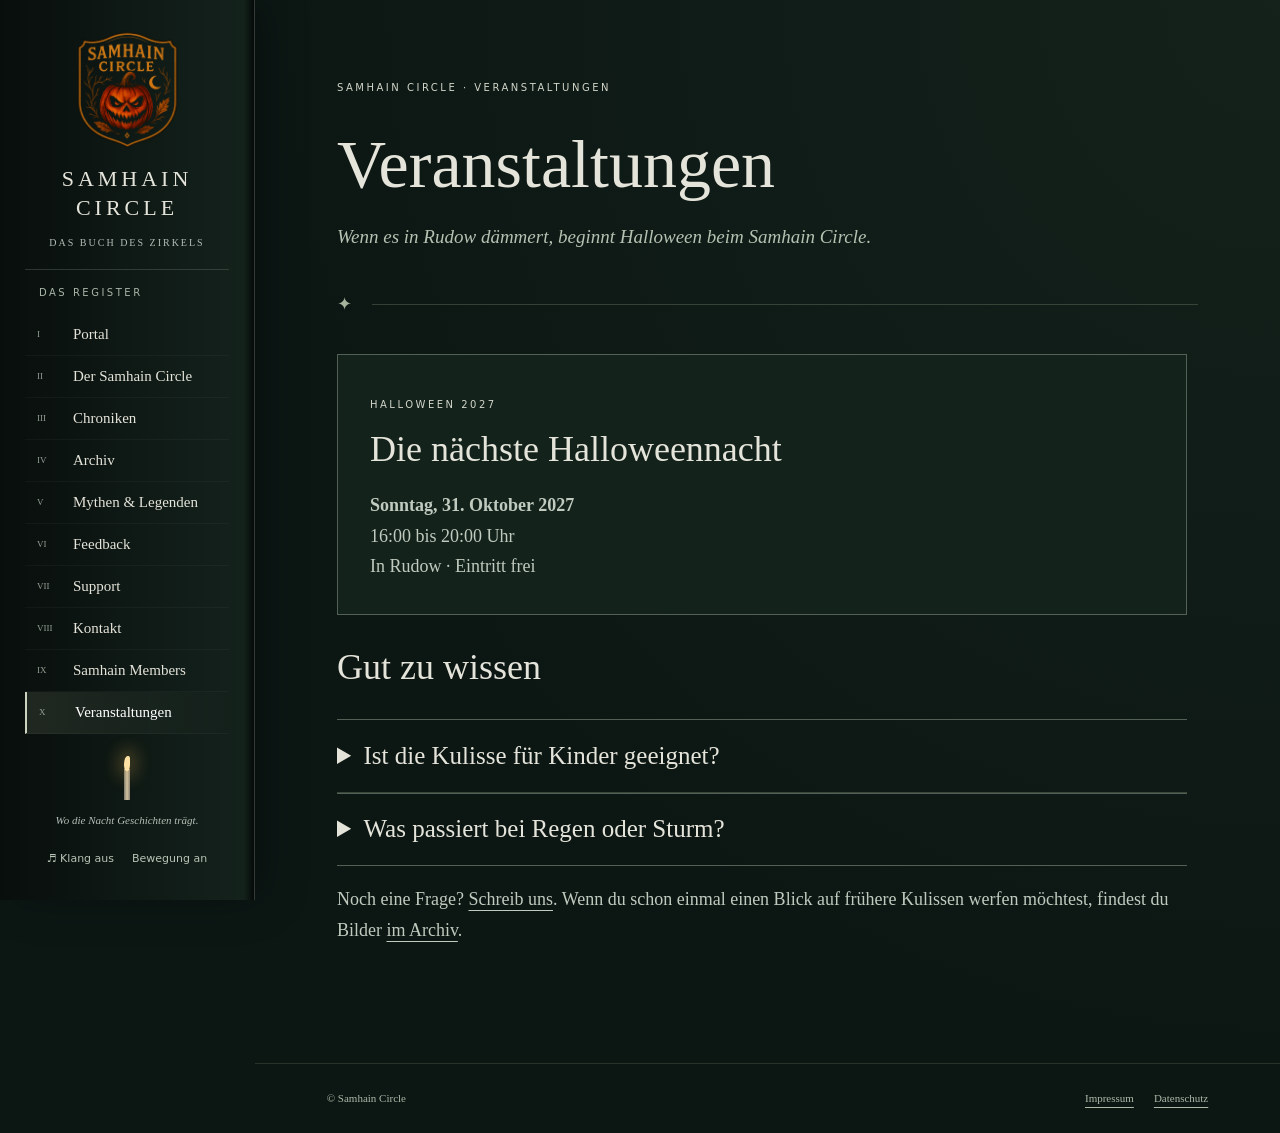
<file: veranstaltungen/index.html>
<!doctype html><html lang="de"><head><meta charset="utf-8"><meta name="viewport" content="width=device-width,initial-scale=1"><meta name="description" content="Halloween beim Samhain Circle in Rudow: Termin und Hinweise zum Besuch."><meta name="theme-color" content="#0c1714"><title>Veranstaltungen · Samhain Circle</title><link rel="icon" href="../assets/favicon.svg" type="image/svg+xml"><link rel="stylesheet" href="../assets/style.css"><script src="../assets/config.js" defer></script><script src="../assets/app.js" defer></script><link rel="stylesheet" href="../assets/logo.css"><style>nav a span{flex-shrink:0}nav a{line-height:1.4}</style><style>.event-status{border:1px solid var(--line);padding:clamp(18px,4vw,32px);background:#13231c}
.event-status h2{margin:.25em 0 .4em}.event-status p:last-child{margin-bottom:0}
.event-faq details{border-top:1px solid var(--line);padding:.8em 0}
.event-faq details:last-child{border-bottom:1px solid var(--line)}
.event-faq summary{cursor:pointer}.event-faq details p{margin:.55em 0 0;padding-left:1em}
/* Scale the title to the content width beside the register. */
.page{container-type:inline-size}
.page>h1{font-size:clamp(24px,7vw,68px);font-size:clamp(24px,9.5cqi,68px);max-inline-size:100%;overflow-wrap:anywhere;hyphens:auto}
</style></head><body><a class="skip" href="#inhalt">Zum Inhalt</a><aside class="register"><a class="brand" href="../index.html"><img class="brand-logo" src="../assets/samhain-logo.png" alt="" width="1024" height="1024"><strong>Samhain<br>Circle</strong><small>Das Buch des Zirkels</small></a><button class="menu-toggle" aria-expanded="false" aria-controls="register-nav">Buchregister <span>☰</span></button><nav id="register-nav" aria-label="Buchregister"><p class="eyebrow">Das Register</p><a href="../index.html" ><span>I</span>Portal</a><a href="../zirkel/index.html" ><span>II</span>Der Samhain Circle</a><a href="../chroniken/index.html" ><span>III</span>Chroniken</a><a href="../archiv/index.html" ><span>IV</span>Archiv</a><a href="../mythen/index.html" ><span>V</span>Mythen & Legenden</a><a href="../feedback/index.html" ><span>VI</span>Feedback</a><a href="../vermaechtnis/index.html" ><span>VII</span>Support</a><a href="../kontakt/index.html"><span>VIII</span>Kontakt</a><a href="https://members.samhaincircle.de/"><span>IX</span>Samhain Members</a><a href="./index.html" aria-current="page"><span>X</span>Veranstaltungen</a></nav><div class="aside-bottom"><div class="candle" aria-hidden="true"><i></i></div><p>Wo die Nacht Geschichten trägt.</p><button class="sound" type="button" aria-pressed="false">♬ Klang aus</button><button class="motion" type="button" aria-pressed="false">Bewegung an</button></div></aside><main id="inhalt"><section class="page"><span class="eyebrow">Samhain Circle · Veranstaltungen</span>
<h1>Veranstaltungen</h1><p class="subtitle">Wenn es in Rudow dämmert, beginnt Halloween beim Samhain Circle.</p>
<div class="rule" aria-hidden="true">✦</div>
<div class="prose">
<section class="event-status" aria-labelledby="naechste-nacht"><span class="eyebrow">Halloween 2027</span><h2 id="naechste-nacht">Die nächste Halloweennacht</h2>
<p><strong><time datetime="2027-10-31">Sonntag, 31. Oktober 2027</time></strong><br><time datetime="16:00">16:00</time> bis <time datetime="20:00">20:00</time> Uhr<br>In Rudow · Eintritt frei</p></section>
<section class="event-faq" aria-labelledby="fragen"><h2 id="fragen">Gut zu wissen</h2>
<details><summary>Ist die Kulisse für Kinder geeignet?</summary><p>Ja, auch kleine Halloween-Gäste sind willkommen. Hier und da wartet eine kleine Gruselüberraschung. Gewaltdarstellungen gibt es keine.</p></details>
<details><summary>Was passiert bei Regen oder Sturm?</summary><p>Ein bisschen Nieselregen hält uns nicht auf. Bei strömendem Regen oder Sturm kann es leider auch kurzfristig zu einer Absage kommen.</p></details>
</section>
<p>Noch eine Frage? <a href="../kontakt/index.html">Schreib uns</a>. Wenn du schon einmal einen Blick auf frühere Kulissen werfen möchtest, findest du Bilder <a href="../archiv/index.html">im Archiv</a>.</p>
</div></section><footer><span>© Samhain Circle</span><div><a href="../impressum/index.html">Impressum</a><a href="../datenschutz/index.html">Datenschutz</a></div></footer></main><!-- Cloudflare Web Analytics --><script type='module' src='https://static.cloudflareinsights.com/beacon.min.js' data-cf-beacon='{"token": "3b472250a3e3463ea10ab8ddbc020c84"}'></script><!-- End Cloudflare Web Analytics --></body></html>
</file>
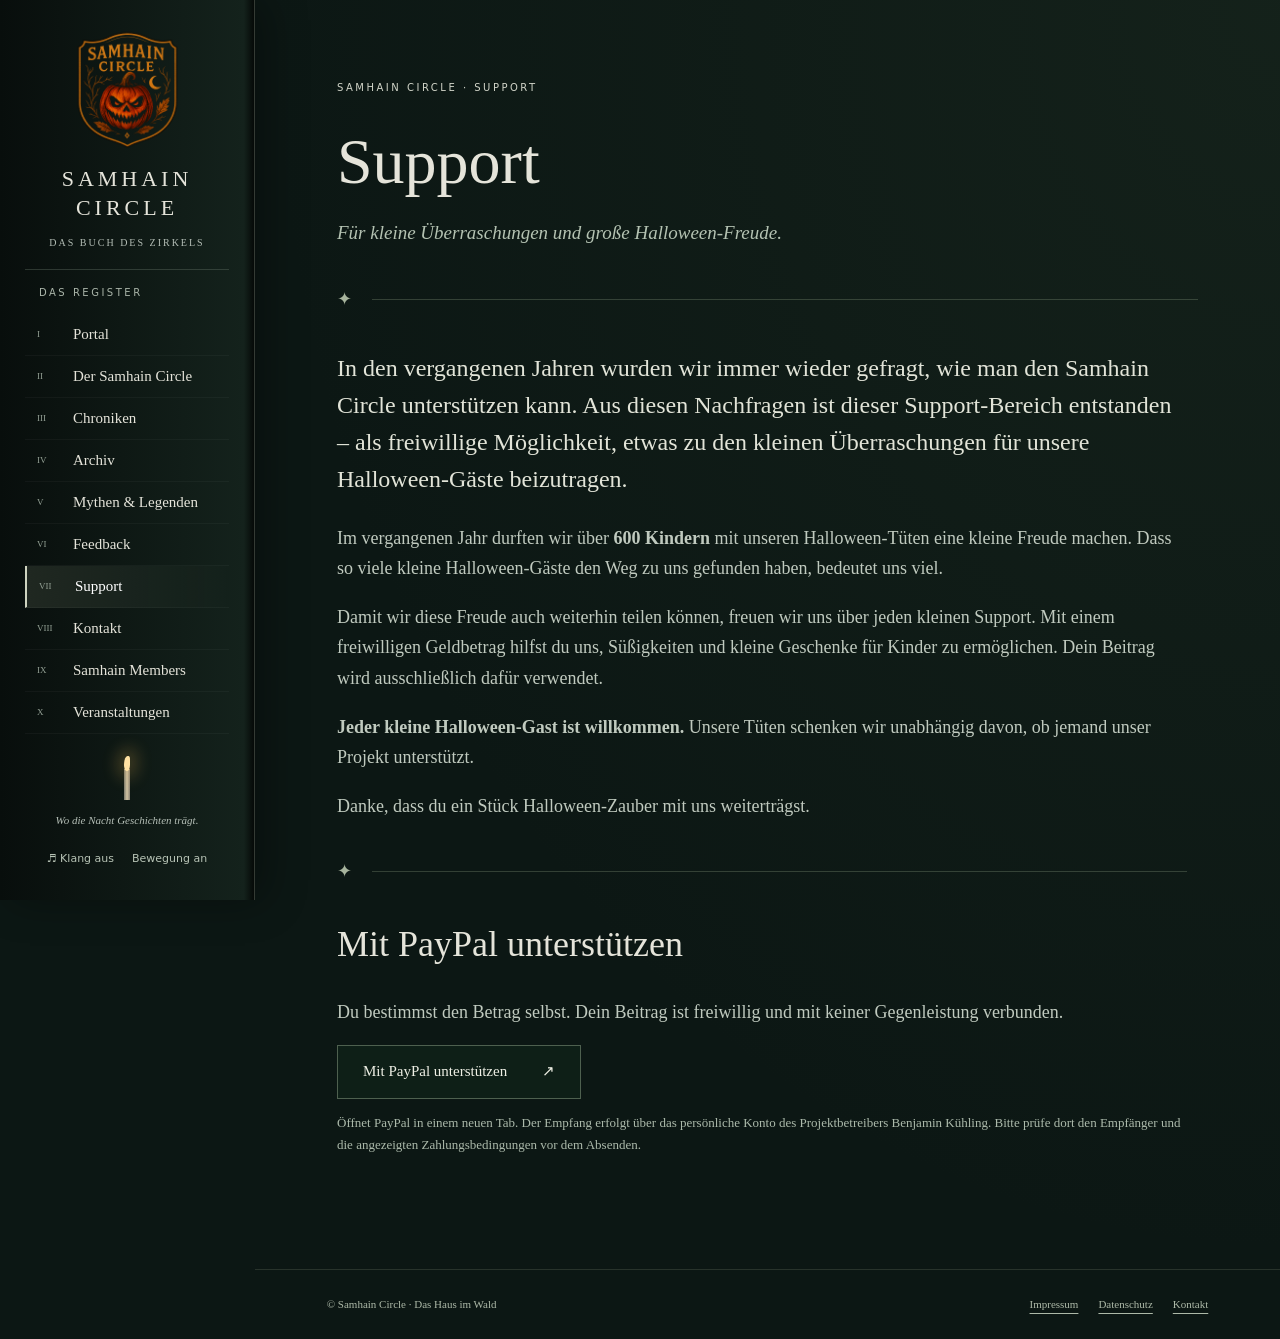
<file: vermaechtnis/index.html>
<!doctype html><html lang="de"><head><meta charset="utf-8"><meta name="viewport" content="width=device-width,initial-scale=1"><meta name="description" content="Samhain Circle – ein Herrenhaus im dunklen Wald. Entdecke den Zirkel, die verlorene Chronik und geheimnisvolle Legenden."><meta name="theme-color" content="#0c1714"><title>Support · Samhain Circle</title><link rel="icon" href="../assets/favicon.svg" type="image/svg+xml"><link rel="stylesheet" href="../assets/style.css"><script src="../assets/config.js" defer></script><script src="../assets/app.js" defer></script><link rel="stylesheet" href="../assets/logo.css"><style>nav a span{flex-shrink:0}nav a{line-height:1.4}</style></head><body><a class="skip" href="#inhalt">Zum Inhalt</a><aside class="register"><a class="brand" href="../index.html"><img class="brand-logo" src="../assets/samhain-logo.png" alt="" width="1024" height="1024"><strong>Samhain<br>Circle</strong><small>Das Buch des Zirkels</small></a><button class="menu-toggle" aria-expanded="false" aria-controls="register-nav">Buchregister <span>☰</span></button><nav id="register-nav" aria-label="Buchregister"><p class="eyebrow">Das Register</p><a href="../index.html" ><span>I</span>Portal</a><a href="../zirkel/index.html" ><span>II</span>Der Samhain Circle</a><a href="../chroniken/index.html" ><span>III</span>Chroniken</a><a href="../archiv/index.html" ><span>IV</span>Archiv</a><a href="../mythen/index.html" ><span>V</span>Mythen & Legenden</a><a href="../feedback/index.html" ><span>VI</span>Feedback</a><a href="../vermaechtnis/index.html" aria-current=page><span>VII</span>Support</a><a href="../kontakt/index.html" ><span>VIII</span>Kontakt</a><a href="https://members.samhaincircle.de/"><span>IX</span>Samhain Members</a><a href="../veranstaltungen/index.html"><span>X</span>Veranstaltungen</a></nav><div class="aside-bottom"><div class="candle" aria-hidden="true"><i></i></div><p>Wo die Nacht Geschichten trägt.</p><button class="sound" type="button" aria-pressed="false">♬ Klang aus</button><button class="motion" type="button" aria-pressed="false">Bewegung an</button></div></aside><main id="inhalt"><section class="page" id="fragment"><span class="eyebrow">Samhain Circle · Support</span><h1>Support</h1><p class="subtitle">Für kleine Überraschungen und große Halloween-Freude.</p><div class="rule">✦</div><div class="prose"><p class="lead">In den vergangenen Jahren wurden wir immer wieder gefragt, wie man den Samhain Circle unterstützen kann. Aus diesen Nachfragen ist dieser Support-Bereich entstanden – als freiwillige Möglichkeit, etwas zu den kleinen Überraschungen für unsere Halloween-Gäste beizutragen.</p><p>Im vergangenen Jahr durften wir über <strong>600 Kindern</strong> mit unseren Halloween-Tüten eine kleine Freude machen. Dass so viele kleine Halloween-Gäste den Weg zu uns gefunden haben, bedeutet uns viel.</p><p>Damit wir diese Freude auch weiterhin teilen können, freuen wir uns über jeden kleinen Support. Mit einem freiwilligen Geldbetrag hilfst du uns, Süßigkeiten und kleine Geschenke für Kinder zu ermöglichen. Dein Beitrag wird ausschließlich dafür verwendet.</p><p><strong>Jeder kleine Halloween-Gast ist willkommen.</strong> Unsere Tüten schenken wir unabhängig davon, ob jemand unser Projekt unterstützt.</p><p>Danke, dass du ein Stück Halloween-Zauber mit uns weiterträgst.</p><div class="rule">✦</div><h2>Mit PayPal unterstützen</h2><p>Du bestimmst den Betrag selbst. Dein Beitrag ist freiwillig und mit keiner Gegenleistung verbunden.</p><a class="button" href="https://paypal.me/BenK14" target="_blank" rel="noopener noreferrer">Mit PayPal unterstützen <span aria-hidden="true">↗</span></a><p class="note">Öffnet PayPal in einem neuen Tab. Der Empfang erfolgt über das persönliche Konto des Projektbetreibers Benjamin Kühling. Bitte prüfe dort den Empfänger und die angezeigten Zahlungsbedingungen vor dem Absenden.</p></div></section><footer><span>© Samhain Circle · Das Haus im Wald</span><div><a href="../impressum/index.html">Impressum</a><a href="../datenschutz/index.html">Datenschutz</a><a href="../kontakt/index.html">Kontakt</a></div></footer></main><!-- Cloudflare Web Analytics --><script type='module' src='https://static.cloudflareinsights.com/beacon.min.js' data-cf-beacon='{"token": "3b472250a3e3463ea10ab8ddbc020c84"}'></script><!-- End Cloudflare Web Analytics --></body></html>
</file>
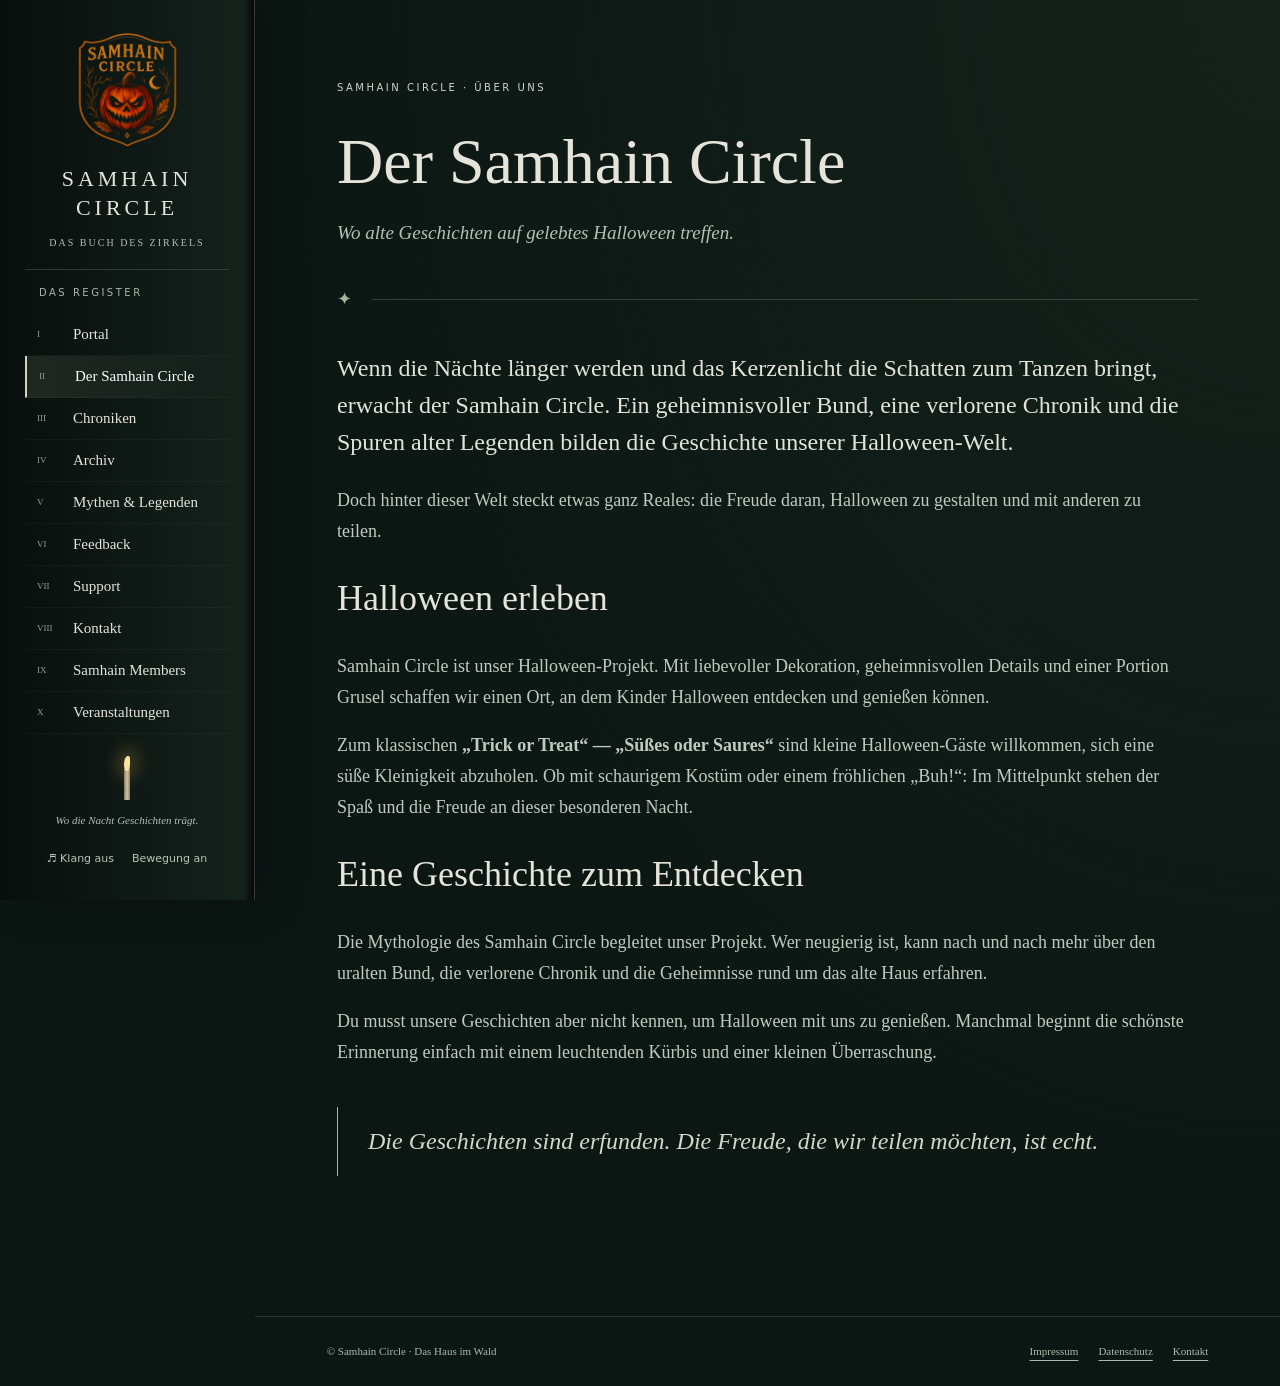
<file: zirkel/index.html>
<!doctype html><html lang="de"><head><meta charset="utf-8"><meta name="viewport" content="width=device-width,initial-scale=1"><meta name="description" content="Lerne Samhain Circle kennen: unser Halloween-Projekt für Kinder, Trick or Treat und eine geheimnisvolle Welt voller Geschichten."><meta name="theme-color" content="#0c1714"><title>Der Samhain Circle · Samhain Circle</title><link rel="icon" href="../assets/favicon.svg" type="image/svg+xml"><link rel="stylesheet" href="../assets/style.css"><script src="../assets/config.js" defer></script><script src="../assets/app.js" defer></script><link rel="stylesheet" href="../assets/logo.css"><style>nav a span{flex-shrink:0}nav a{line-height:1.4}</style></head><body><a class="skip" href="#inhalt">Zum Inhalt</a><aside class="register"><a class="brand" href="../index.html"><img class="brand-logo" src="../assets/samhain-logo.png" alt="" width="1024" height="1024"><strong>Samhain<br>Circle</strong><small>Das Buch des Zirkels</small></a><button class="menu-toggle" aria-expanded="false" aria-controls="register-nav">Buchregister <span>☰</span></button><nav id="register-nav" aria-label="Buchregister"><p class="eyebrow">Das Register</p><a href="../index.html" ><span>I</span>Portal</a><a href="../zirkel/index.html" aria-current=page><span>II</span>Der Samhain Circle</a><a href="../chroniken/index.html" ><span>III</span>Chroniken</a><a href="../archiv/index.html" ><span>IV</span>Archiv</a><a href="../mythen/index.html" ><span>V</span>Mythen & Legenden</a><a href="../feedback/index.html" ><span>VI</span>Feedback</a><a href="../vermaechtnis/index.html" ><span>VII</span>Support</a><a href="../kontakt/index.html" ><span>VIII</span>Kontakt</a><a href="https://members.samhaincircle.de/"><span>IX</span>Samhain Members</a><a href="../veranstaltungen/index.html"><span>X</span>Veranstaltungen</a></nav><div class="aside-bottom"><div class="candle" aria-hidden="true"><i></i></div><p>Wo die Nacht Geschichten trägt.</p><button class="sound" type="button" aria-pressed="false">♬ Klang aus</button><button class="motion" type="button" aria-pressed="false">Bewegung an</button></div></aside><main id="inhalt"><section class="page" id="fragment"><span class="eyebrow">Samhain Circle · Über uns</span><h1>Der Samhain Circle</h1><p class="subtitle">Wo alte Geschichten auf gelebtes Halloween treffen.</p><div class="rule">✦</div><div class="prose"><p class="lead">Wenn die Nächte länger werden und das Kerzenlicht die Schatten zum Tanzen bringt, erwacht der Samhain Circle. Ein geheimnisvoller Bund, eine verlorene Chronik und die Spuren alter Legenden bilden die Geschichte unserer Halloween-Welt.</p>
<p>Doch hinter dieser Welt steckt etwas ganz Reales: die Freude daran, Halloween zu gestalten und mit anderen zu teilen.</p>
<h2>Halloween erleben</h2>
<p>Samhain Circle ist unser Halloween-Projekt. Mit liebevoller Dekoration, geheimnisvollen Details und einer Portion Grusel schaffen wir einen Ort, an dem Kinder Halloween entdecken und genießen können.</p>
<p>Zum klassischen <strong>„Trick or Treat“ — „Süßes oder Saures“</strong> sind kleine Halloween-Gäste willkommen, sich eine süße Kleinigkeit abzuholen. Ob mit schaurigem Kostüm oder einem fröhlichen „Buh!“: Im Mittelpunkt stehen der Spaß und die Freude an dieser besonderen Nacht.</p>
<h2>Eine Geschichte zum Entdecken</h2>
<p>Die Mythologie des Samhain Circle begleitet unser Projekt. Wer neugierig ist, kann nach und nach mehr über den uralten Bund, die verlorene Chronik und die Geheimnisse rund um das alte Haus erfahren.</p>
<p>Du musst unsere Geschichten aber nicht kennen, um Halloween mit uns zu genießen. Manchmal beginnt die schönste Erinnerung einfach mit einem leuchtenden Kürbis und einer kleinen Überraschung.</p>
<blockquote>Die Geschichten sind erfunden. Die Freude, die wir teilen möchten, ist echt.</blockquote></div></section><footer><span>© Samhain Circle · Das Haus im Wald</span><div><a href="../impressum/index.html">Impressum</a><a href="../datenschutz/index.html">Datenschutz</a><a href="../kontakt/index.html">Kontakt</a></div></footer></main><!-- Cloudflare Web Analytics --><script type='module' src='https://static.cloudflareinsights.com/beacon.min.js' data-cf-beacon='{"token": "3b472250a3e3463ea10ab8ddbc020c84"}'></script><!-- End Cloudflare Web Analytics --></body></html>
</file>
<file: assets/style.css>
:root{color-scheme:dark;--ink:#e5e4da;--muted:#b4beb6;--line:#536058;--green:#0c1714;--silver:#cbd0c2}*{box-sizing:border-box}html{scroll-behavior:smooth}body{margin:0;background:var(--green);color:var(--ink);font:18px/1.7 Georgia,'Times New Roman',serif}a{color:inherit;text-underline-offset:5px}button,input,textarea{font:inherit}button,a,input,textarea,summary{touch-action:manipulation}button{cursor:pointer}button:disabled{cursor:not-allowed;opacity:.5}a:focus-visible,button:focus-visible,input:focus-visible,textarea:focus-visible,summary:focus-visible{outline:2px solid #e6c68e;outline-offset:5px}[hidden]{display:none!important}.skip{position:fixed;top:-100px;left:20px;z-index:100;background:#fff;color:#000;padding:12px}.skip:focus{top:10px}.register{width:255px;position:fixed;inset:0 auto 0 0;z-index:10;background:linear-gradient(90deg,#080e0c,#14221c 96%,#050907);border-right:1px solid #75817266;padding:26px 25px;display:flex;flex-direction:column;overflow:auto;box-shadow:10px 0 40px #0005}.brand{text-decoration:none;text-align:center;display:block}.sigil{display:block;font-size:43px;line-height:1.2;color:#d8d9c9}.brand strong{display:block;font-size:25px;font-weight:400;letter-spacing:4px;text-transform:uppercase;line-height:1.3}.brand small{font-size:10px;letter-spacing:2px;color:var(--muted);text-transform:uppercase;display:block;margin:16px 0 24px}.eyebrow{font:10px/1.8 system-ui,sans-serif;letter-spacing:2.5px;text-transform:uppercase;color:#d2d5c9}nav{border-top:1px solid #61726466;padding-top:14px}nav .eyebrow{color:#aab5a9;margin:0 0 12px 14px}nav a{display:flex;align-items:center;gap:16px;text-decoration:none;padding:10px 12px;font-size:15px;transition:background .3s,transform .3s;border-bottom:1px solid #ffffff09}nav a span{font-size:9px;width:20px;color:#929f93}nav a:hover{background:#b6c9ad0c;transform:translateX(3px)}nav a[aria-current]{background:linear-gradient(90deg,#a4b39524,transparent);border-left:2px solid #ced3bf;color:white}.aside-bottom{margin-top:auto;text-align:center;padding-top:22px}.aside-bottom p{font-size:11px;font-style:italic;color:var(--muted)}.sound,.motion{border:0;background:none;color:#b8c4b6;font:11px system-ui;padding:9px}.candle{position:relative;height:31px;width:6px;background:linear-gradient(90deg,#79786b,#d2c3a3,#888071);margin:10px auto 0}.candle i{position:absolute;top:-13px;left:0;width:6px;height:15px;border-radius:70% 30% 50% 50%;background:#ffe1a3;box-shadow:0 0 15px 8px #efba5333;animation:flicker 4s infinite alternate}.menu-toggle{display:none}main{margin-left:255px}.hero{min-height:780px;height:100svh;max-height:1100px;position:relative;isolation:isolate;background:#101a17 url('manor.jpg') center center/cover no-repeat}.hero:before{content:'';position:absolute;inset:0;z-index:-1;background:linear-gradient(90deg,#07110dd9 0%,#07110d6b 44%,#07110d0d 80%),linear-gradient(0deg,#0c1714 0%,transparent 45%,#0002)}.hero-copy{padding:clamp(70px,17vh,180px) 7% 90px;max-width:850px}.hero h1{font-size:clamp(70px,7.5vw,116px);font-weight:400;line-height:.98;letter-spacing:-3px;margin:27px 0 26px;text-shadow:0 4px 25px #0005}.hero h1 em{font-weight:400;font-style:italic;color:#c9d0c2}.hero-copy>p{font-size:20px;color:#d1d8ce;margin-bottom:34px}.button{display:inline-flex;align-items:center;gap:35px;border:1px solid #99aa9177;padding:13px 25px;text-decoration:none;background:#10271b88;color:#eeefe5;font-size:15px;transition:background .25s,border .25s}.button:hover{background:#293f30;border-color:#d0dac7}.hero-bottom{position:absolute;bottom:32px;left:7%;right:7%;display:flex;justify-content:space-between;gap:25px;font-size:11px;color:#bdc9bc;letter-spacing:1px}.hero-bottom a{text-decoration:none}.fog{position:absolute;inset:55% 0 0;z-index:-1;background:radial-gradient(ellipse at 30% 70%,#cad9d425,transparent 65%);animation:mist 24s ease-in-out infinite alternate;pointer-events:none}.shadow{position:absolute;right:15%;top:48%;width:28px;height:95px;opacity:0;background:#0008;border-radius:50% 50% 15% 15%;filter:blur(7px);animation:shade 70s infinite;z-index:-1}.intro{padding:80px 7% 90px;border-top:1px solid #c2cdbc22;background:radial-gradient(ellipse at top,#24362a66,transparent 70%)}h2,h3{font-weight:400;line-height:1.25}h2{font-size:36px}h3{font-size:27px}.intro>p{max-width:650px;color:var(--muted);font-size:18px}.cards{display:grid;grid-template-columns:repeat(3,1fr);gap:22px;margin-top:40px}.cards a{display:block;text-decoration:none;border-top:1px solid #81917b77;padding:25px 0;transition:transform .25s}.cards a:hover{transform:translateY(-4px)}.cards p{font-size:16px;color:var(--muted)}.cards a>span:last-child{font-size:13px;color:#d6decc}.page{padding:70px 8% 100px;min-height:calc(100svh - 90px);background:radial-gradient(ellipse at top right,#354b3433,transparent 70%);animation:arrive .6s ease-out}.page>h1{font-size:clamp(42px,5vw,68px);font-weight:400;line-height:1.13;max-width:850px;margin:25px 0 15px}.subtitle{font-size:19px;font-style:italic;color:#b4c2b2}.rule{display:flex;align-items:center;gap:20px;color:#a7b49d;margin:35px 0}.rule:after{content:'';height:1px;background:#82927955;flex:1}.prose{max-width:850px}.prose p{color:#c0cabf}.prose .lead{font-size:24px;line-height:1.55;color:#e2e4d8}.columns{display:grid;grid-template-columns:1fr 1fr;gap:40px;margin:45px 0}.number{font-size:30px;color:#8fa184}.columns h2{font-size:26px}blockquote{border-left:1px solid #a9b69a;padding:14px 30px;margin:40px 0;font-size:24px;font-style:italic;color:#d3d9c9}.timeline article{padding:25px 0 30px;border-bottom:1px solid #63765b55}.timeline h2{font-size:30px}.prose .cards{grid-template-columns:1fr 1fr}.note{font-size:13px;color:#acbaab!important}.prose details{padding:22px 0;border-bottom:1px solid #7b8e6e66}.prose summary{font-size:25px;cursor:pointer}.prose details p{padding-left:20px}footer{display:flex;justify-content:space-between;gap:20px;padding:25px 7%;font-size:11px;color:#adb9a8;border-top:1px solid #75816b44}footer div{display:flex;gap:20px}form{max-width:680px}fieldset{border:0;padding:0;margin:28px 0}legend{margin-bottom:12px;font-size:17px}legend span,label>span{color:var(--muted);font-size:13px}label{display:block;font-size:16px;margin-bottom:20px}input:not([type=radio]):not([type=checkbox]),textarea{display:block;width:100%;margin-top:8px;background:#060e0a77;border:1px solid #788a6e88;border-radius:0;padding:12px;color:#fff}textarea{resize:vertical;min-height:130px}.choice{display:flex;align-items:baseline;gap:10px;font-size:14px}.choice input{accent-color:#a9b697;width:17px;height:17px}.rating{display:flex;flex-wrap:wrap;gap:10px}.rating legend{float:none}.rating label{position:relative;border:1px solid #72836566;padding:10px 14px;margin:0;cursor:pointer}.rating label:has(input:checked){background:#52624466;border-color:#e7d3a0}.rating input{accent-color:#b5c5a7}.rating label>span{color:#d8c79f;font-size:17px;display:block}.rating small{display:block;font:11px system-ui;color:#c2cbbb}.trap{position:absolute;left:-10000px}.no-motion *, .no-motion *:before,.no-motion *:after{animation:none!important;scroll-behavior:auto!important;transition:none!important}@keyframes mist{to{transform:translateX(8%);opacity:.5}}@keyframes flicker{50%{opacity:.7;transform:scaleY(.85)}}@keyframes shade{0%,88%,96%,100%{opacity:0}92%{opacity:.45;transform:translateX(-30px)}}@keyframes arrive{from{opacity:0;transform:translateY(6px)}to{opacity:1;transform:translateY(0)}}@media(prefers-reduced-motion:reduce){body:not(.motion-opt-in) *,body:not(.motion-opt-in) *:before,body:not(.motion-opt-in) *:after{animation:none!important;scroll-behavior:auto!important;transition:none!important}}@media(min-width:1500px){.register{width:280px}main{margin-left:280px}}@media(max-width:950px){.register{width:210px;padding:20px 14px}main{margin-left:210px}.hero-copy{padding-left:7%}.hero{min-height:700px}.hero-copy .eyebrow{max-width:290px;display:block}.cards{grid-template-columns:1fr}.hero-bottom{flex-direction:column}.hero h1{font-size:80px}}@media(max-width:680px){.register{position:sticky;top:0;width:100%;height:auto;padding:12px 20px;display:block;overflow:visible;background:#101c16f5;backdrop-filter:blur(10px)}.brand{display:flex;align-items:center;gap:10px;text-align:left}.sigil{font-size:32px}.brand strong{font-size:13px;letter-spacing:2px}.brand small,.aside-bottom .candle,.aside-bottom p{display:none}.menu-toggle{display:block;position:absolute;top:22px;right:20px;background:none;border:0;color:#e0e4d7;font-size:13px}.menu-toggle span{margin-left:8px}nav{display:none;margin-top:14px;max-height:70svh;overflow:auto}nav.open{display:block}.aside-bottom{position:absolute;right:16px;top:41px;margin:0;padding:0}.sound,.motion{font-size:9px;padding:4px}main{margin:0}.hero{height:calc(100svh - 70px);min-height:640px;background-position:60% center}.hero-copy{padding:100px 7% 80px}.hero h1{font-size:78px}.hero-copy>p{font-size:18px}.hero-copy>.eyebrow{font-size:9px;max-width:220px}.hero:before{background:linear-gradient(90deg,#07110dd9,#07110d66),linear-gradient(0deg,#0c1714,transparent 65%)}.hero-bottom{font-size:10px;bottom:28px}.intro{padding:55px 7%}.intro h2{font-size:32px}.page{padding:45px 7% 65px}.page>h1{font-size:43px}.columns,.prose .cards{grid-template-columns:1fr;gap:15px}.prose .lead{font-size:21px}blockquote{font-size:21px;padding-left:20px}.rating{gap:6px}.rating label{padding:8px}.rating label>span{font-size:13px}footer{flex-direction:column;padding:22px 7%}.hero h1{letter-spacing:-2px}}

/* Visible atmospheric layers; text and controls stay above the effects. */
.hero{overflow:hidden}.hero-copy,.hero-bottom{position:relative;z-index:4}.hero-bottom{position:absolute}.hero:after{content:"";position:absolute;inset:0;z-index:1;pointer-events:none;background-image:url('manor.jpg');background-size:cover;background-position:center;filter:brightness(1.25) saturate(1.03);mask-image:radial-gradient(ellipse 6% 10% at 79% 24%,#000,transparent),radial-gradient(ellipse 6% 10% at 80% 38%,#000,transparent),radial-gradient(ellipse 6% 9% at 64% 44%,#000,transparent);opacity:.18;animation:window-glow 47s ease-in-out infinite}.fog{inset:35% -18% -12%;z-index:2;opacity:.7;background:radial-gradient(ellipse at 28% 70%,#b5cdc65c,transparent 44%),radial-gradient(ellipse at 72% 90%,#cbd7c347,transparent 45%);filter:blur(16px);animation:forest-mist 16s ease-in-out infinite alternate}.fog:before,.fog:after{content:"";position:absolute;inset:0;pointer-events:none;background:radial-gradient(ellipse at 70% 48%,#c7d1c84d,transparent 40%);animation:forest-mist 21s ease-in-out infinite alternate-reverse}.fog:after{inset:30% -10% -15%;background:radial-gradient(ellipse at 45% 70%,#c4d4c86b,transparent 47%);animation-duration:12s}.shadow{z-index:1}.ambience-controls{display:flex;flex-wrap:wrap;gap:10px;margin-top:26px}.ambience-controls button{font:13px system-ui;padding:10px 15px;color:#e5e4da;background:#101c16d9;border:1px solid #9aaa9180}.ambience-controls .hero-sound[aria-pressed="true"]{background:#314935;border-color:#d6c18e}.candle i{animation:candle-glow 3.2s ease-in-out infinite}.no-motion .hero:after{opacity:.18}.no-motion .fog{opacity:.55}
@keyframes forest-mist{from{transform:translate3d(-7%,3%,0) scale(.97)}to{transform:translate3d(9%,-4%,0) scale(1.09)}}@keyframes window-glow{0%,13%{opacity:.18}18%{opacity:.21}23%,42%{opacity:.17}49%{opacity:.24}55%,73%{opacity:.22}79%{opacity:.16}86%{opacity:.19}94%,100%{opacity:.18}}@keyframes candle-glow{0%,100%{opacity:1;transform:scale(1);box-shadow:0 0 18px 10px #efba5355}35%{opacity:.62;transform:scale(.8,1.15);box-shadow:0 0 8px 3px #efba5333}70%{opacity:.9;transform:scale(1.2,.9);box-shadow:0 0 22px 12px #efba5366}}@media(max-width:680px){.hero:after{background-position:60% center;mask-image:radial-gradient(ellipse 10% 10% at 64% 44%,#000,transparent),radial-gradient(ellipse 10% 12% at 98% 37%,#000,transparent)}.fog{filter:blur(10px)}.ambience-controls{max-width:300px;gap:8px;margin-top:20px}.ambience-controls button{font-size:12px;padding:10px 12px}}

@media(max-width:680px){.hero-copy{padding-top:54px}.hero{min-height:680px}}

/* Static homepage: no ambient movement or brightness animation. */
.static-home .hero:after{display:none}.static-home *,.static-home *:before,.static-home *:after{animation:none!important;transition:none!important}.static-home .fog,.static-home .shadow{display:none}html:has(.static-home){scroll-behavior:auto}
</file>
<file: assets/logo.css>
.brand-logo{display:block;width:125px;max-width:100%;height:auto;object-fit:contain;margin:0 auto 14px}.brand strong{font-size:22px}.brand small{margin-top:12px;margin-bottom:18px}@media(max-width:680px){.brand-logo{width:42px;height:42px;margin:0;flex-shrink:0}.brand strong{font-size:13px}}@media(min-width:681px) and (max-height:800px){.brand-logo{width:90px;margin-bottom:8px}.brand small{margin:9px 0 12px}.register{padding-top:16px}nav a{padding-top:8px;padding-bottom:8px}.aside-bottom{padding-top:12px}}
</file>
